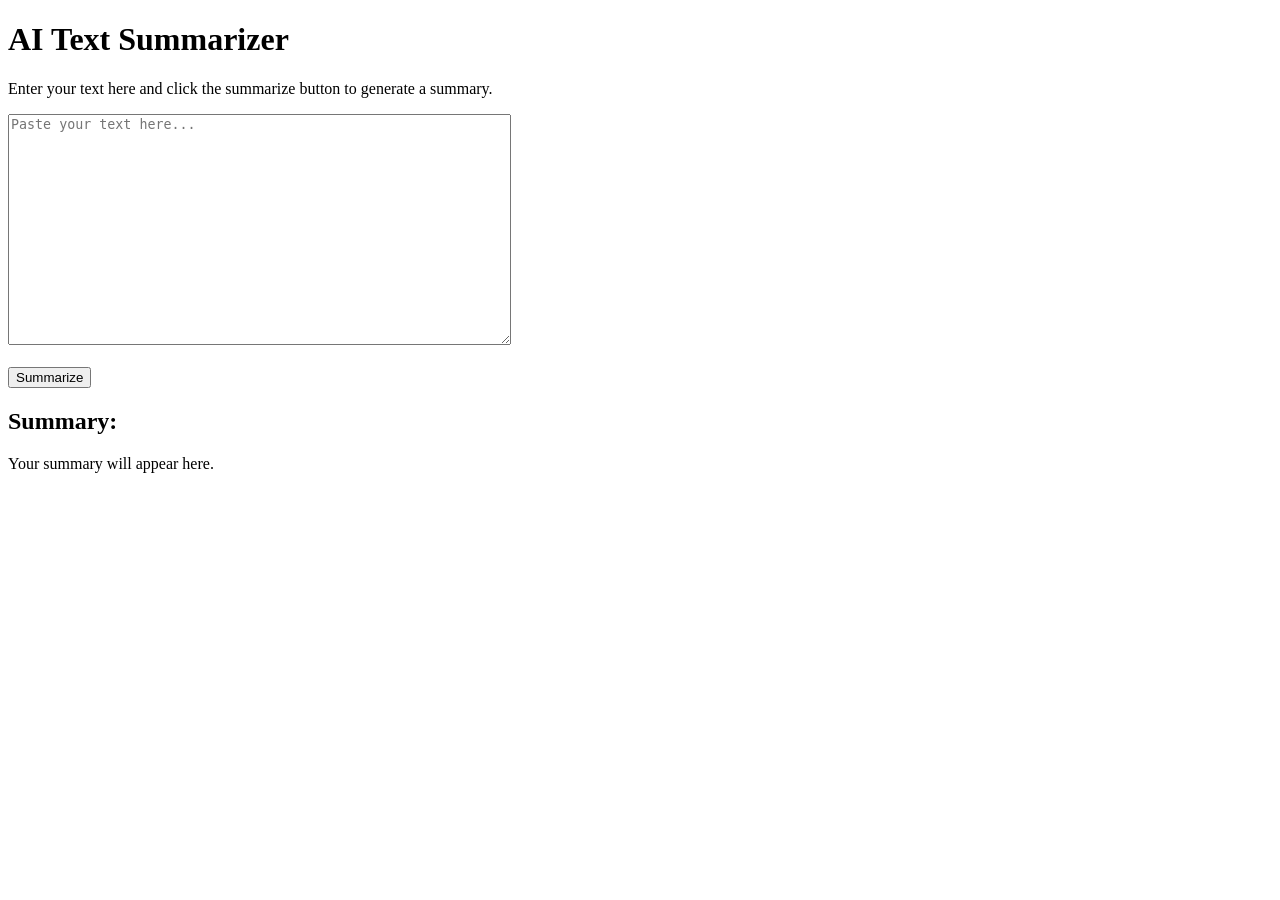
<file: Projects/SummarAI/AI Text Summarizer/frontend/index.html>
<!DOCTYPE html>
<html lang="en">

<head>
    <meta charset="UTF-8">
    <meta name="viewport" content="width=device-width, initial-scale=1.0">
    <title>AI Text Summarizer</title>
</head>

<body>

    <h1>AI Text Summarizer</h1>

    <p>Enter your text here and click the summarize button to generate a summary.</p>

    <textarea id="textInput" rows="15" cols="60" placeholder="Paste your text here..."></textarea>
    
    <br><br>
    
    <button id="summarizeButton">Summarize</button>

    <h2>Summary:</h2>
    <div id="summaryOutput">Your summary will appear here.</div> 

    <script src="script.js"></script>

</body>
</html>
</file>
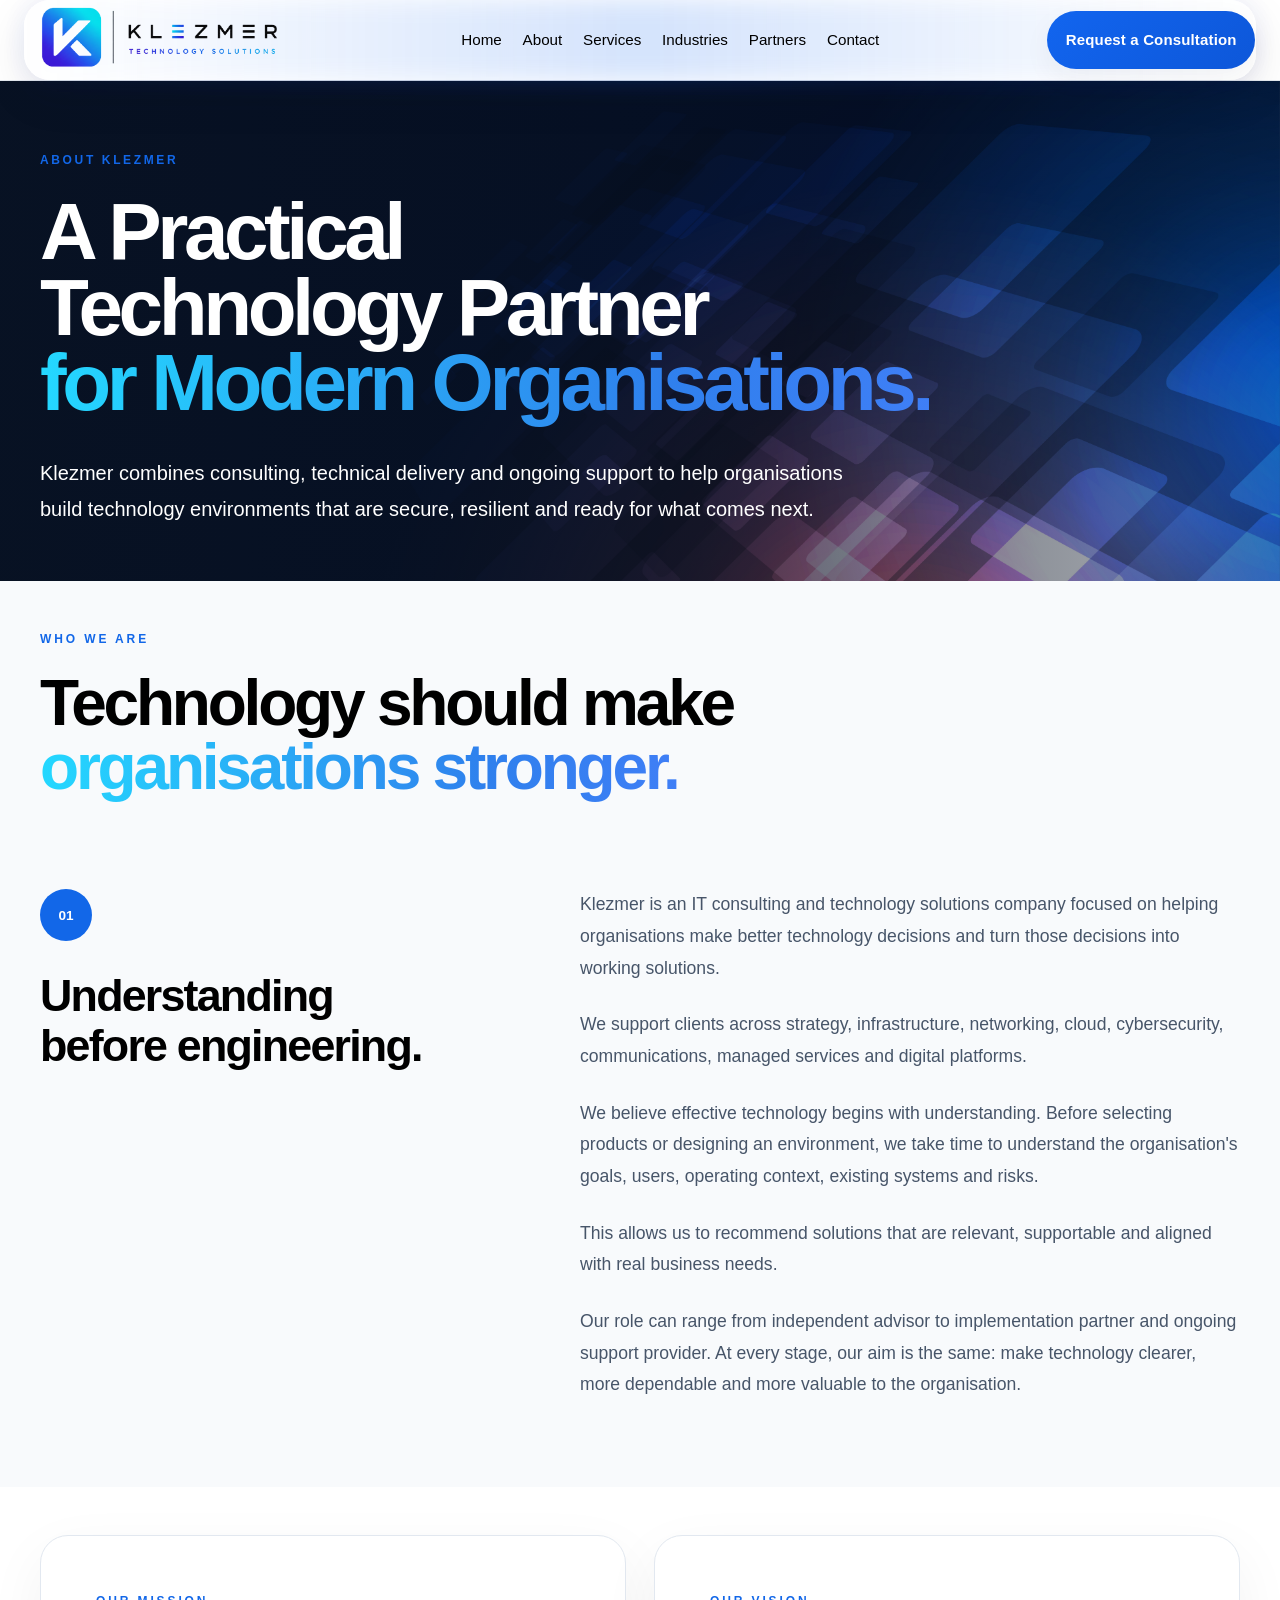
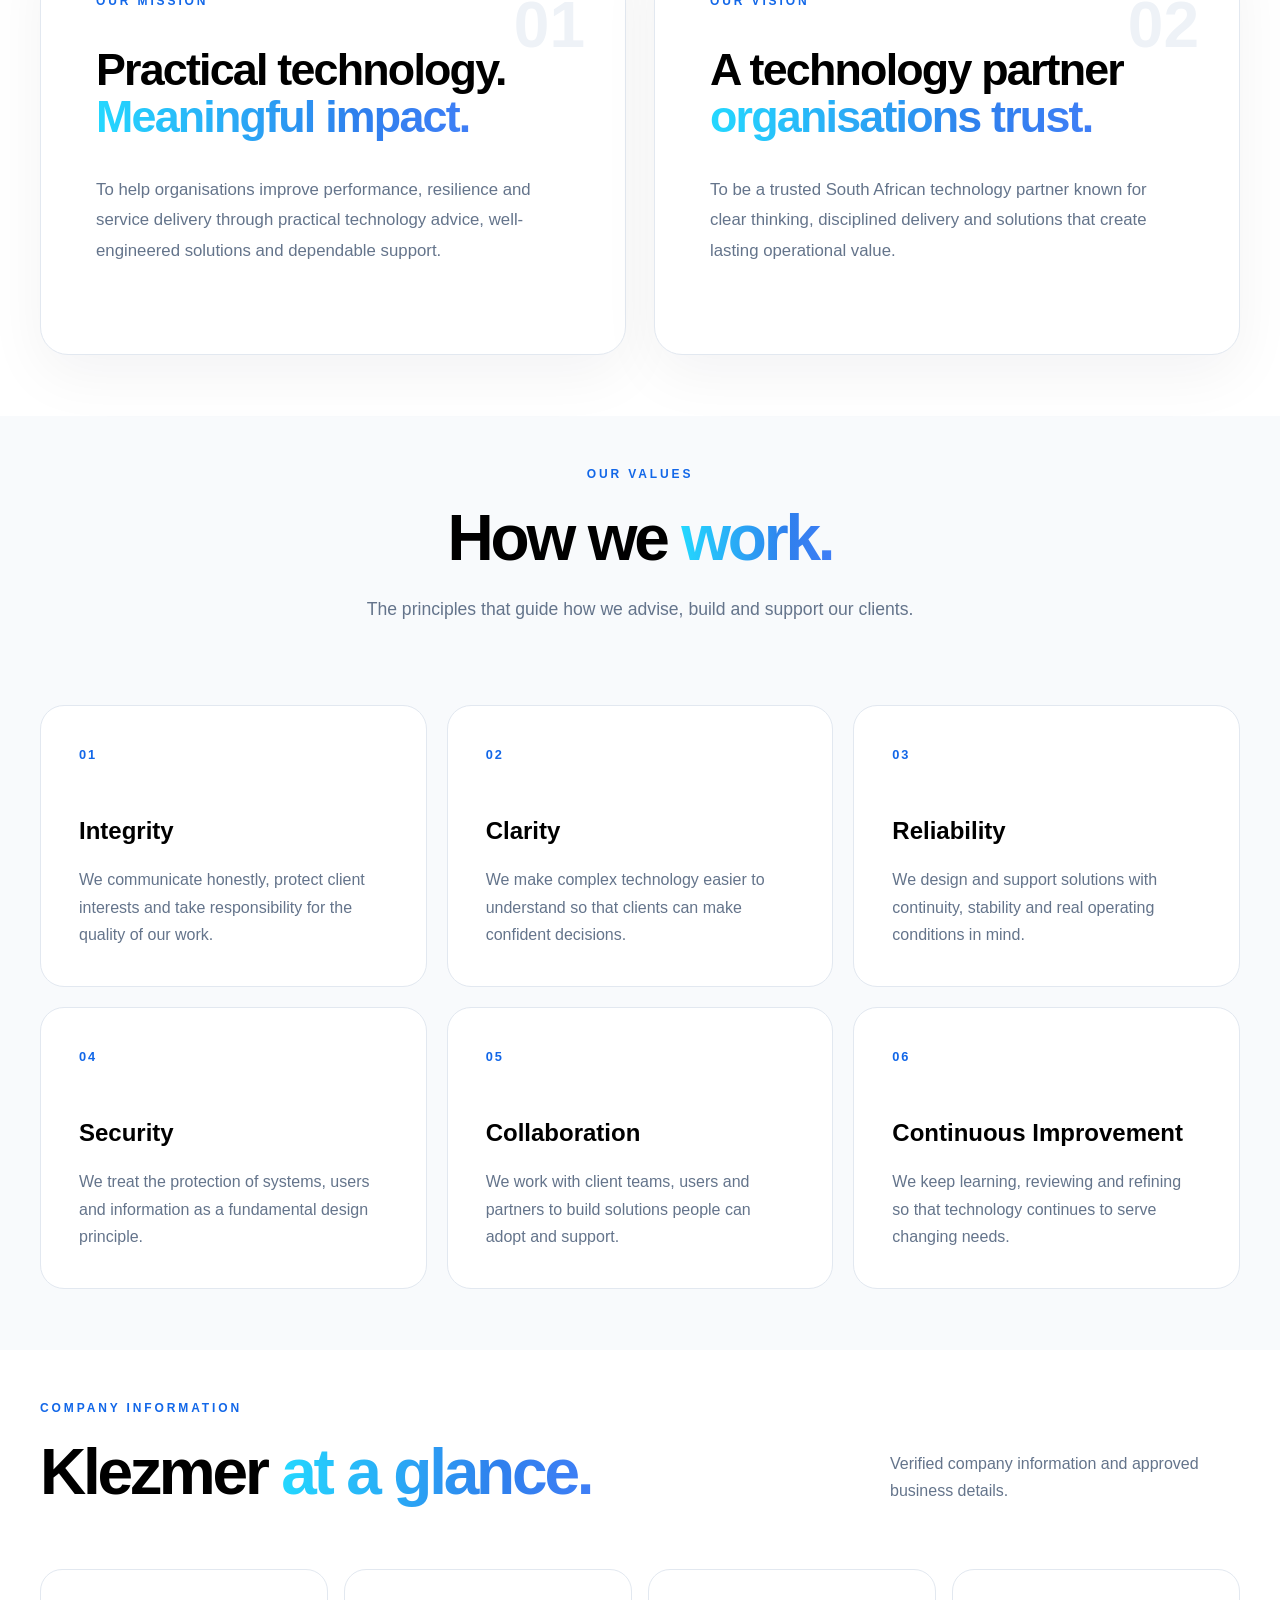
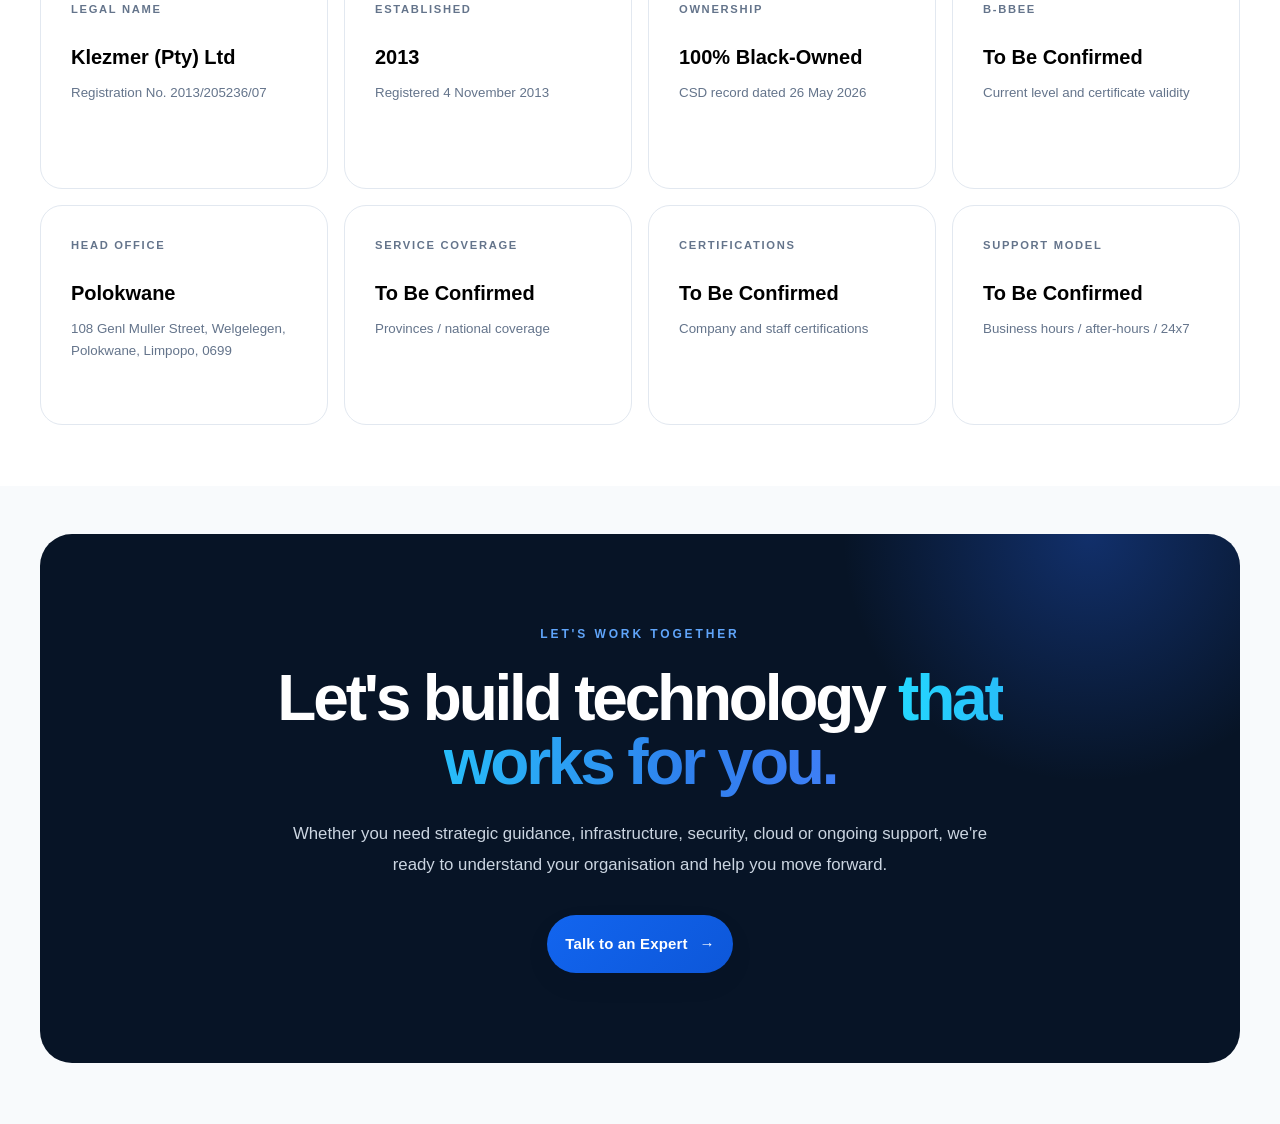
<file: Projects/Klezmer_Website/about.html>
<!DOCTYPE html>
<html lang="en">

<head>
    <meta charset="UTF-8" />
    <meta name="viewport" content="width=device-width, initial-scale=1.0" />
    <meta name="description"
        content="Klezmer helps ambitious teams modernize digital experiences with strategy, software delivery, and managed technology services." />
    <title>Klezmer | IT Consulting & Technology Solutions</title>
    <link rel="stylesheet" href="css/reset.css" />
    <link rel="stylesheet" href="css/variables.css" />
    <link rel="stylesheet" href="css/typography.css" />
    <link rel="stylesheet" href="css/layout.css" />
    <link rel="stylesheet" href="css/navigation.css" />
    <link rel="stylesheet" href="css/buttons.css" />
    <link rel="stylesheet" href="css/hero.css" />
    <link rel="stylesheet" href="css/cards.css" />
    <link rel="stylesheet" href="css/components.css" />
    <link rel="stylesheet" href="css/animations.css" />
    <link rel="stylesheet" href="css/responsive.css" />
    <link rel="stylesheet" href="css/about.css" />
</head>

<body>
    <header class="site-header">

        <div class="header-wrapper">

            <nav class="navbar container" aria-label="Primary navigation">

                <a href="index.html" class="logo">

                    <img src="assets/images/Logo.png" alt="Klezmer IT Solutions" class="logo-image">

                </a>

                <button class="nav-toggle" aria-expanded="false" aria-label="Toggle navigation">

                    <span></span>
                    <span></span>
                    <span></span>

                </button>

                <div class="nav-links">

                    <a href="index.html">Home</a>
                    <a href="about.html">About</a>
                    <a href="services.html">Services</a>
                    <a href="industries.html">Industries</a>
                    <a href="partners.html">Partners</a>
                    <a href="contact.html">Contact</a>

                </div>

                <a class="btn btn-primary nav-cta" href="contact.html">

                    Request a Consultation

                </a>

            </nav>

        </div>

    </header>

    <main>
<main>

    <!-- =========================================
         ABOUT HERO
    ========================================== -->

    <section class="about-hero">

        <div class="container">

            <div class="about-hero-content">

                    <span class="about-eyebrow">
                        About Klezmer
                    </span>

                </div>

                <h1 class="about-title">

                    A Practical
                    <br>

                    Technology Partner
                    <br>

                    <span class="gradient-text">
                        for Modern Organisations.
                    </span>

                </h1>

                <p class="about-hero-description">

                    Klezmer combines consulting, technical delivery and
                    ongoing support to help organisations build technology
                    environments that are secure, resilient and ready for
                    what comes next.

                </p>

            </div>

        </div>

    </section>


    <!-- =========================================
         WHO WE ARE
    ========================================== -->

    <section class="about-who section">

        <div class="container">

            <div class="section-intro">

                <p class="section-eyebrow">
                    WHO WE ARE
                </p>

                <h2>
                    Technology should make
                    <span class="gradient-text">
                        organisations stronger.
                    </span>
                </h2>

            </div>


            <div class="who-grid">

                <div class="who-heading">

                    <span class="section-number">
                        01
                    </span>

                    <h3>
                        Understanding before
                        engineering.
                    </h3>

                </div>


                <div class="who-content">

                    <p>
                        Klezmer is an IT consulting and technology solutions
                        company focused on helping organisations make better
                        technology decisions and turn those decisions into
                        working solutions.
                    </p>

                    <p>
                        We support clients across strategy, infrastructure,
                        networking, cloud, cybersecurity, communications,
                        managed services and digital platforms.
                    </p>

                    <p>
                        We believe effective technology begins with
                        understanding. Before selecting products or designing
                        an environment, we take time to understand the
                        organisation's goals, users, operating context,
                        existing systems and risks.
                    </p>

                    <p>
                        This allows us to recommend solutions that are
                        relevant, supportable and aligned with real business
                        needs.
                    </p>

                    <p>
                        Our role can range from independent advisor to
                        implementation partner and ongoing support provider.
                        At every stage, our aim is the same: make technology
                        clearer, more dependable and more valuable to the
                        organisation.
                    </p>

                </div>

            </div>

        </div>

    </section>


    <!-- =========================================
         MISSION & VISION
    ========================================== -->

    <section class="mission-section section">

        <div class="container">

            <div class="mission-grid">

                <!-- MISSION -->

                <div class="mission-card">

                    <div class="card-number">
                        01
                    </div>

                    <p class="section-eyebrow">
                        OUR MISSION
                    </p>

                    <h2>
                        Practical technology.
                        <span class="gradient-text">
                            Meaningful impact.
                        </span>
                    </h2>

                    <p>
                        To help organisations improve performance,
                        resilience and service delivery through practical
                        technology advice, well-engineered solutions and
                        dependable support.
                    </p>

                </div>


                <!-- VISION -->

                <div class="mission-card">

                    <div class="card-number">
                        02
                    </div>

                    <p class="section-eyebrow">
                        OUR VISION
                    </p>

                    <h2>
                        A technology partner
                        <span class="gradient-text">
                            organisations trust.
                        </span>
                    </h2>

                    <p>
                        To be a trusted South African technology partner
                        known for clear thinking, disciplined delivery and
                        solutions that create lasting operational value.
                    </p>

                </div>

            </div>

        </div>

    </section>


    <!-- =========================================
         VALUES
    ========================================== -->

    <section class="values-section section">

        <div class="container">

            <div class="section-intro centered">

                <p class="section-eyebrow">
                    OUR VALUES
                </p>

                <h2>
                    How we
                    <span class="gradient-text">
                        work.
                    </span>
                </h2>

                <p>
                    The principles that guide how we advise, build and
                    support our clients.
                </p>

            </div>


            <div class="values-grid">

                <!-- VALUE 01 -->

                <article class="value-card">

                    <span class="value-number">
                        01
                    </span>

                    <h3>
                        Integrity
                    </h3>

                    <p>
                        We communicate honestly, protect client interests
                        and take responsibility for the quality of our work.
                    </p>

                </article>


                <!-- VALUE 02 -->

                <article class="value-card">

                    <span class="value-number">
                        02
                    </span>

                    <h3>
                        Clarity
                    </h3>

                    <p>
                        We make complex technology easier to understand so
                        that clients can make confident decisions.
                    </p>

                </article>


                <!-- VALUE 03 -->

                <article class="value-card">

                    <span class="value-number">
                        03
                    </span>

                    <h3>
                        Reliability
                    </h3>

                    <p>
                        We design and support solutions with continuity,
                        stability and real operating conditions in mind.
                    </p>

                </article>


                <!-- VALUE 04 -->

                <article class="value-card">

                    <span class="value-number">
                        04
                    </span>

                    <h3>
                        Security
                    </h3>

                    <p>
                        We treat the protection of systems, users and
                        information as a fundamental design principle.
                    </p>

                </article>


                <!-- VALUE 05 -->

                <article class="value-card">

                    <span class="value-number">
                        05
                    </span>

                    <h3>
                        Collaboration
                    </h3>

                    <p>
                        We work with client teams, users and partners to
                        build solutions people can adopt and support.
                    </p>

                </article>


                <!-- VALUE 06 -->

                <article class="value-card">

                    <span class="value-number">
                        06
                    </span>

                    <h3>
                        Continuous Improvement
                    </h3>

                    <p>
                        We keep learning, reviewing and refining so that
                        technology continues to serve changing needs.
                    </p>

                </article>

            </div>

        </div>

    </section>


    <!-- =========================================
         COMPANY FACTS
    ========================================== -->

    <section class="company-facts section">

        <div class="container">

            <div class="facts-header">

                <div>

                    <p class="section-eyebrow">
                        COMPANY INFORMATION
                    </p>

                    <h2>
                        Klezmer
                        <span class="gradient-text">
                            at a glance.
                        </span>
                    </h2>

                </div>

                <p>
                    Verified company information and approved business
                    details.
                </p>

            </div>


            <div class="facts-grid">

                <div class="fact-card">

                    <span>
                        Legal Name
                    </span>

                    <strong>
                        Klezmer (Pty) Ltd
                    </strong>

                    <small>
                        Registration No. 2013/205236/07
                    </small>

                </div>


                <div class="fact-card">

                    <span>
                        Established
                    </span>

                    <strong>
                        2013
                    </strong>

                    <small>
                        Registered 4 November 2013
                    </small>

                </div>


                <div class="fact-card">

                    <span>
                        Ownership
                    </span>

                    <strong>
                        100% Black-Owned
                    </strong>

                    <small>
                        CSD record dated 26 May 2026
                    </small>

                </div>


                <div class="fact-card">

                    <span>
                        B-BBEE
                    </span>

                    <strong>
                        To Be Confirmed
                    </strong>

                    <small>
                        Current level and certificate validity
                    </small>

                </div>


                <div class="fact-card">

                    <span>
                        Head Office
                    </span>

                    <strong>
                        Polokwane
                    </strong>

                    <small>
                        108 Genl Muller Street, Welgelegen,
                        Polokwane, Limpopo, 0699
                    </small>

                </div>


                <div class="fact-card">

                    <span>
                        Service Coverage
                    </span>

                    <strong>
                        To Be Confirmed
                    </strong>

                    <small>
                        Provinces / national coverage
                    </small>

                </div>


                <div class="fact-card">

                    <span>
                        Certifications
                    </span>

                    <strong>
                        To Be Confirmed
                    </strong>

                    <small>
                        Company and staff certifications
                    </small>

                </div>


                <div class="fact-card">

                    <span>
                        Support Model
                    </span>

                    <strong>
                        To Be Confirmed
                    </strong>

                    <small>
                        Business hours / after-hours / 24x7
                    </small>

                </div>

            </div>

        </div>

    </section>


    <!-- =========================================
         ABOUT CTA
    ========================================== -->

    <section class="about-cta section">

        <div class="container">

            <div class="cta-card">

                <p class="section-eyebrow">
                    LET'S WORK TOGETHER
                </p>

                <h2>
                    Let's build technology
                    <span class="gradient-text">
                        that works for you.
                    </span>
                </h2>

                <p>
                    Whether you need strategic guidance, infrastructure,
                    security, cloud or ongoing support, we're ready to
                    understand your organisation and help you move forward.
                </p>

                <a href="contact.html" class="btn btn-primary">
                    Talk to an Expert
                    <span>→</span>
                </a>

            </div>

        </div>

    </section>

</main>
</body>

</html>
</file>
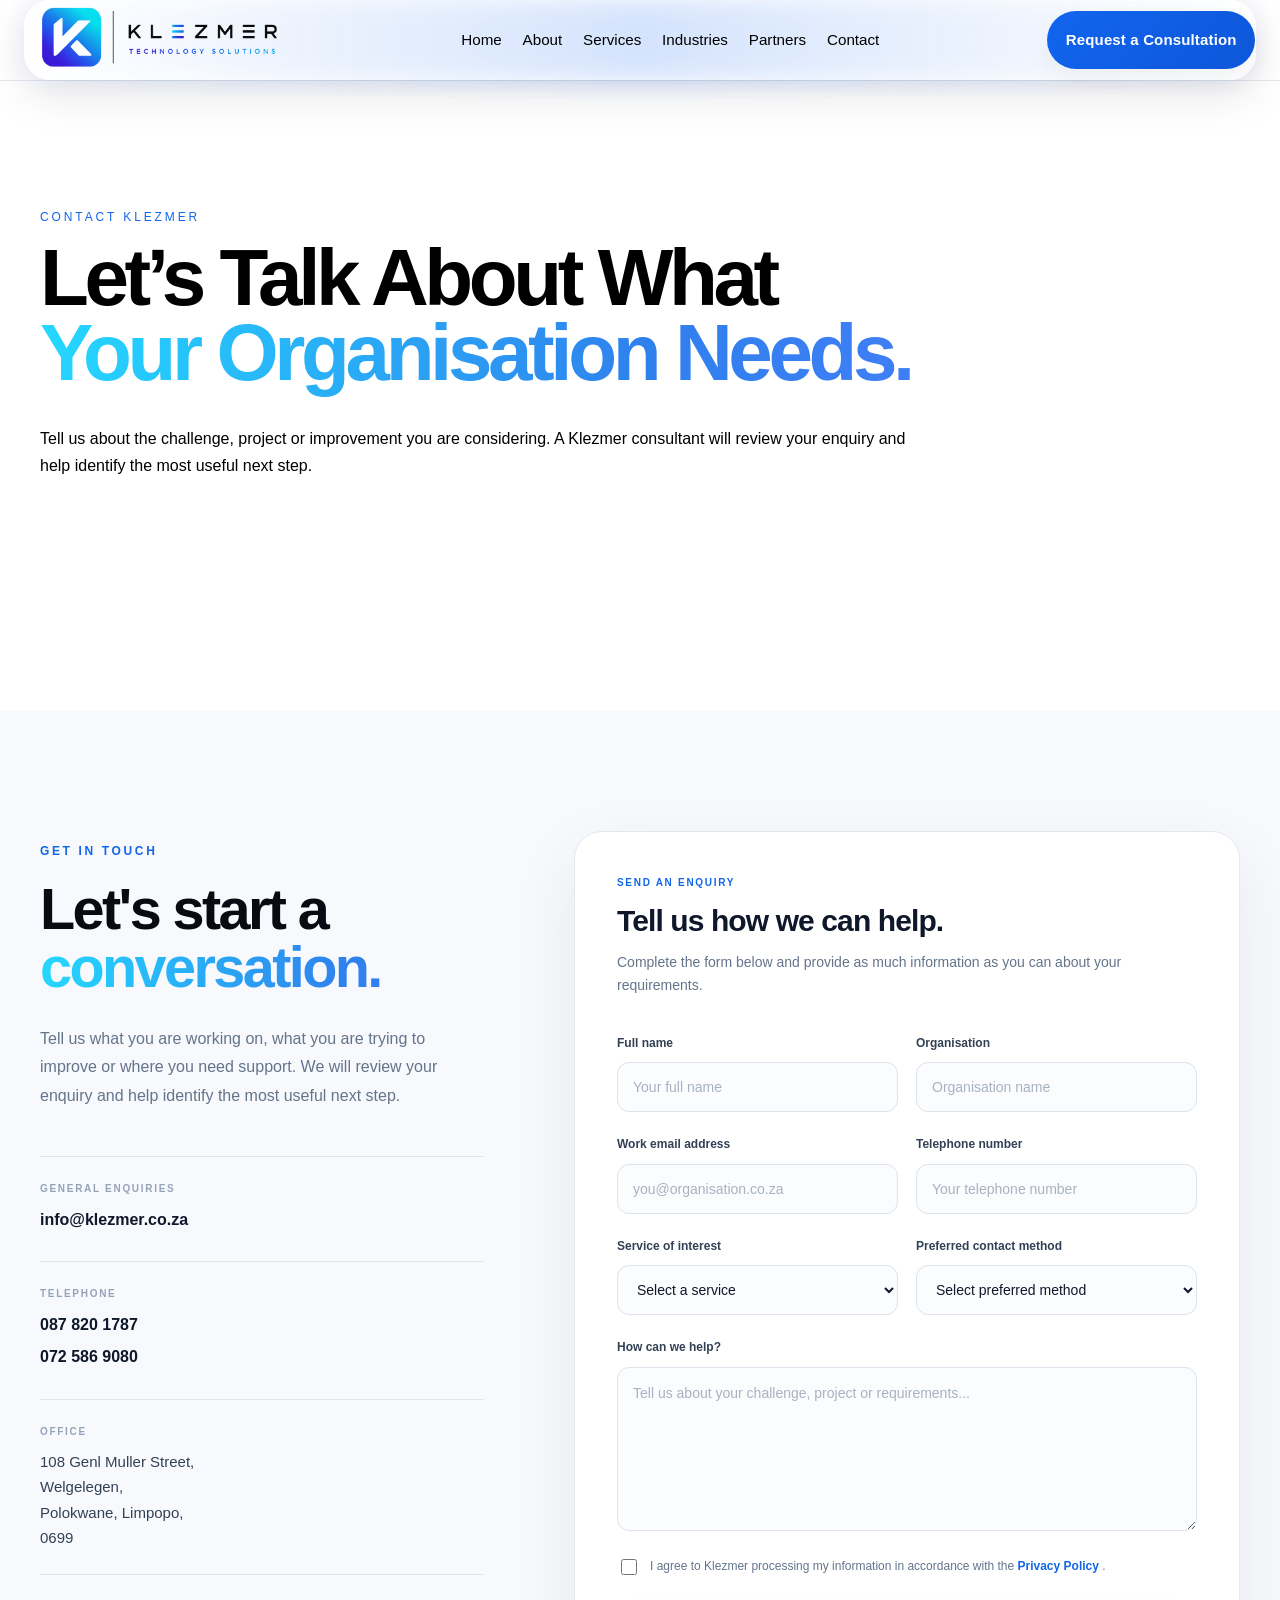
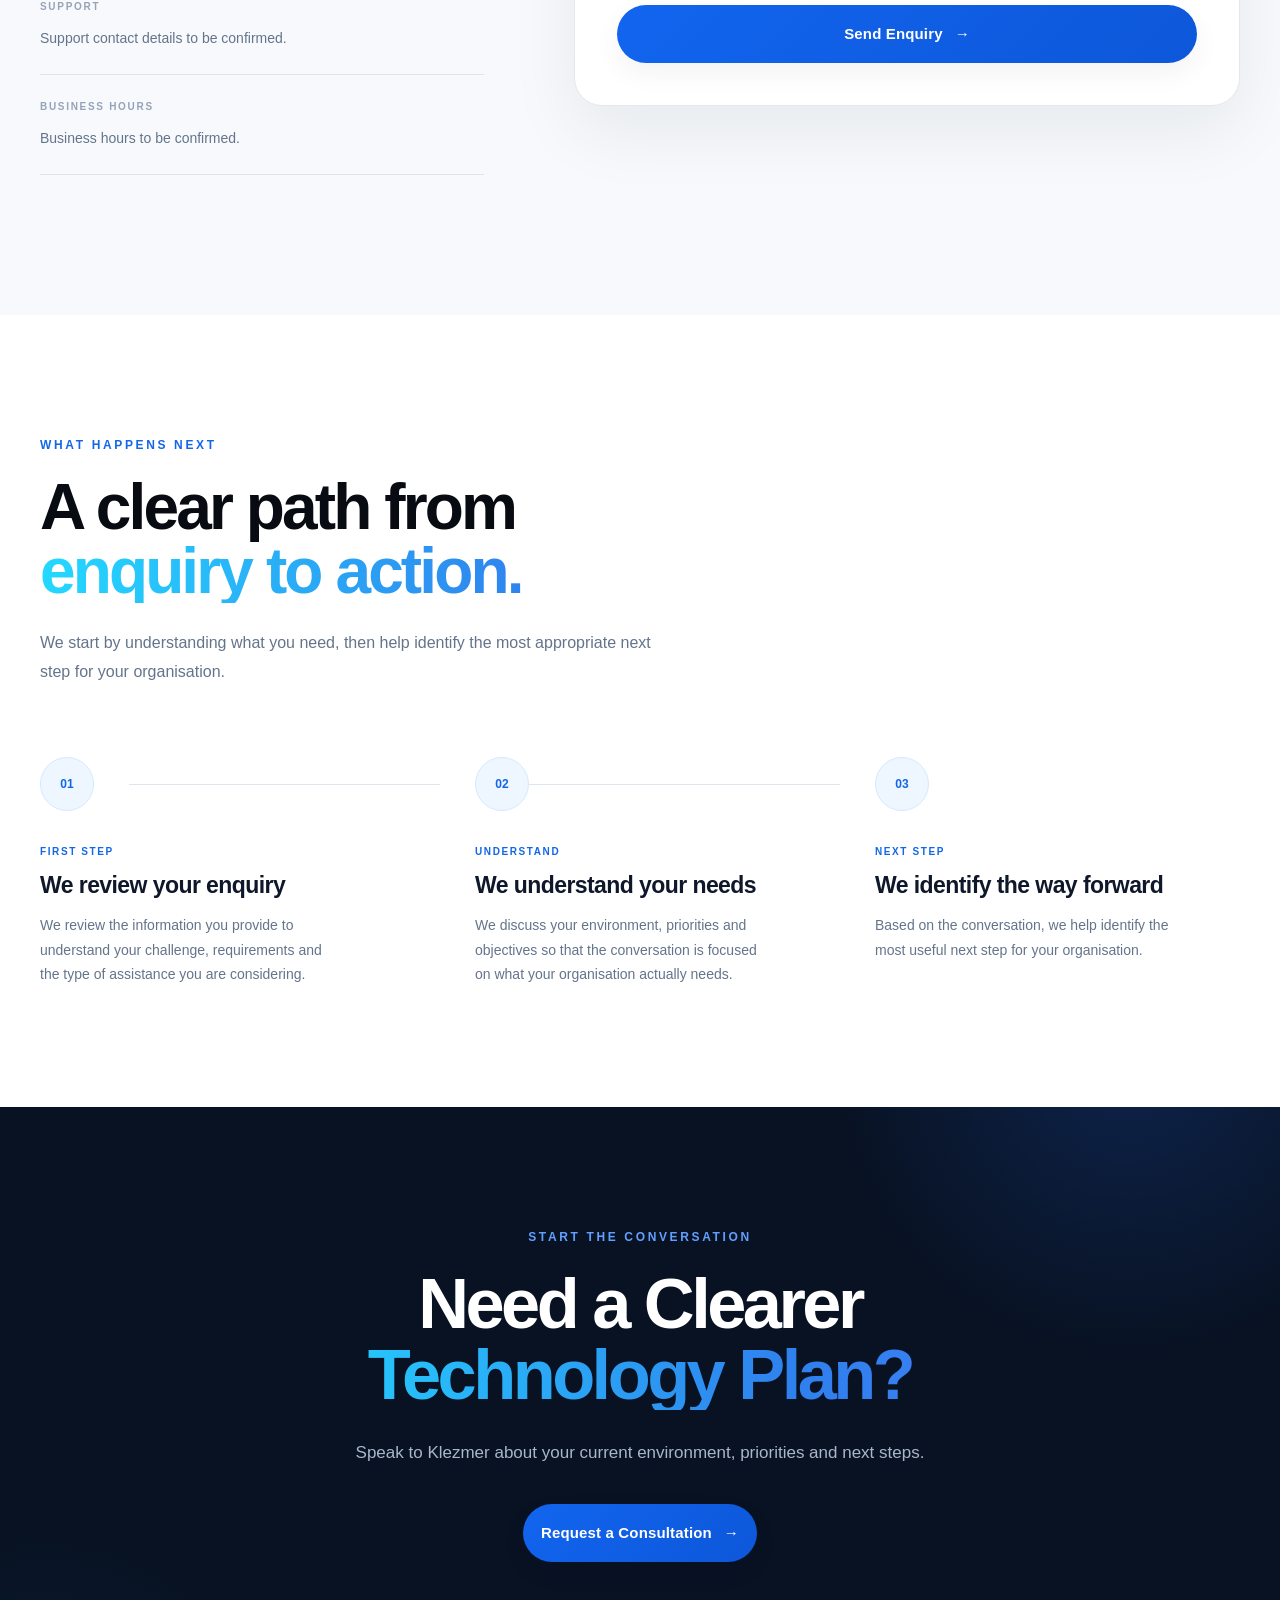
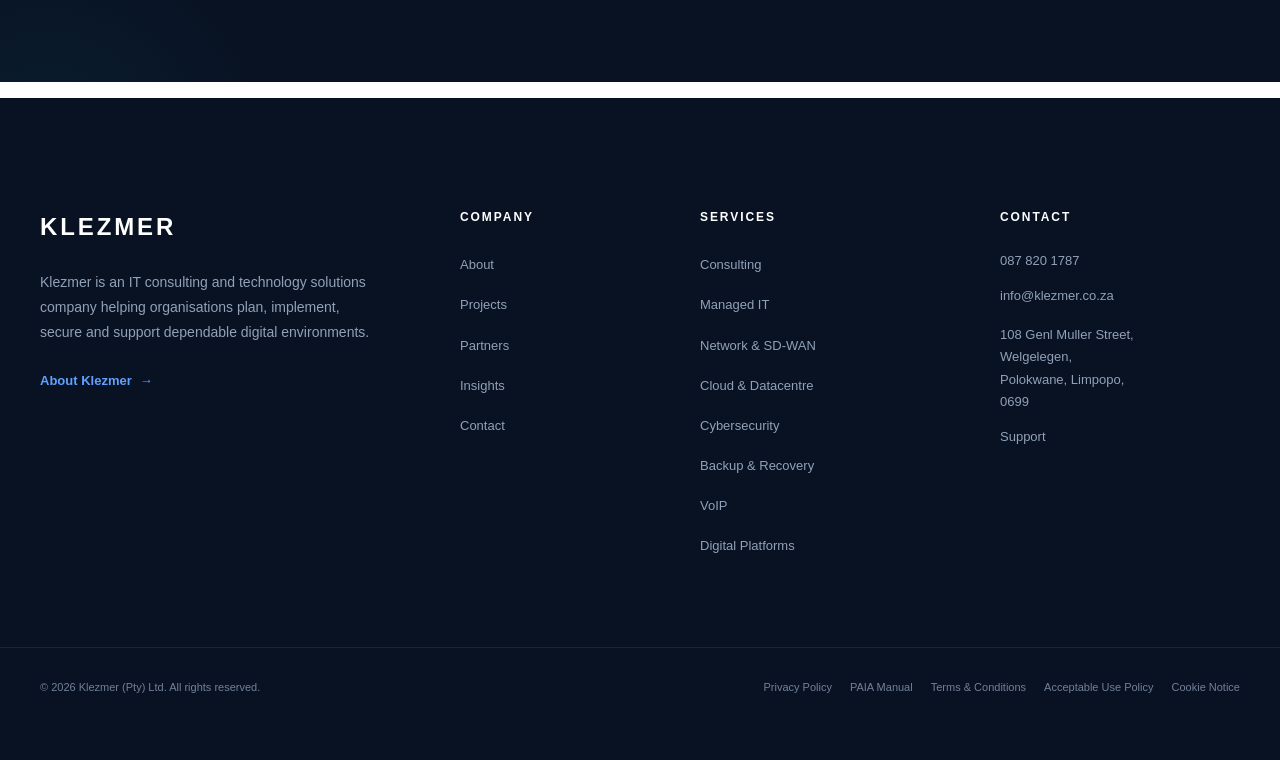
<file: Projects/Klezmer_Website/contact.html>
<!DOCTYPE html>
<html lang="en">

<head>
    <meta charset="UTF-8" />
    <meta name="viewport" content="width=device-width, initial-scale=1.0" />
    <meta name="description"
        content="Klezmer helps ambitious teams modernize digital experiences with strategy, software delivery, and managed technology services." />
    <title>Klezmer | IT Consulting & Technology Solutions</title>
    <link rel="stylesheet" href="css/reset.css" />
    <link rel="stylesheet" href="css/variables.css" />
    <link rel="stylesheet" href="css/typography.css" />
    <link rel="stylesheet" href="css/layout.css" />
    <link rel="stylesheet" href="css/navigation.css" />
    <link rel="stylesheet" href="css/buttons.css" />
    <link rel="stylesheet" href="css/hero.css" />
    <link rel="stylesheet" href="css/cards.css" />
    <link rel="stylesheet" href="css/components.css" />
    <link rel="stylesheet" href="css/animations.css" />
    <link rel="stylesheet" href="css/responsive.css" />
    <link rel="stylesheet" href="css/about.css" />
    <link rel="stylesheet" href="css/contact.css" />
</head>

<body>
    <header class="site-header">

        <div class="header-wrapper">

            <nav class="navbar container" aria-label="Primary navigation">

                <a href="index.html" class="logo">

                    <img src="assets/images/Logo.png" alt="Klezmer IT Solutions" class="logo-image">

                </a>

                <button class="nav-toggle" aria-expanded="false" aria-label="Toggle navigation">

                    <span></span>
                    <span></span>
                    <span></span>

                </button>

                <div class="nav-links">

                    <a href="index.html">Home</a>
                    <a href="about.html">About</a>
                    <a href="services.html">Services</a>
                    <a href="industries.html">Industries</a>
                    <a href="partners.html">Partners</a>
                    <a href="contact.html">Contact</a>

                </div>

                <a class="btn btn-primary nav-cta" href="contact.html">

                    Request a Consultation

                </a>

            </nav>

        </div>

    </header>
        <main>
<div class="contact-hero">

    <div class="contact-hero-container">

        <div class="contact-hero-content">

            <p class="eyebrow">
                CONTACT KLEZMER
            </p>

            <h1 class ="contact-title">
                Let’s Talk About What
                <span class="gradient-text">
                    Your Organisation Needs.
                </span>
            </h1>

            <p class="contact-hero-text">
                Tell us about the challenge, project or improvement you are
                considering. A Klezmer consultant will review your enquiry
                and help identify the most useful next step.
            </p>

        </div>

    </div>

</div>

<!-- =========================================================
     CONTACT DETAILS + ENQUIRY FORM
========================================================= -->

<section class="contact-main" id="contact-form">

    <div class="contact-main-container">


        <!-- =================================================
             CONTACT DETAILS
        ================================================= -->

        <div class="contact-details">

            <p class="eyebrow">
                GET IN TOUCH
            </p>

            <h2>
                Let's start a
                <span class="gradient-text">
                    conversation.
                </span>
            </h2>

            <p class="contact-details-intro">
                Tell us what you are working on, what you are trying
                to improve or where you need support. We will review
                your enquiry and help identify the most useful next step.
            </p>


            <!-- GENERAL ENQUIRIES -->

            <div class="contact-detail">

                <span class="contact-detail-label">
                    GENERAL ENQUIRIES
                </span>

                <a href="mailto:info@klezmer.co.za">
                    info@klezmer.co.za
                </a>

            </div>


            <!-- TELEPHONE -->

            <div class="contact-detail">

                <span class="contact-detail-label">
                    TELEPHONE
                </span>

                <a href="tel:0878201787">
                    087 820 1787
                </a>

                <a href="tel:0725869080">
                    072 586 9080
                </a>

            </div>


            <!-- OFFICE -->

            <div class="contact-detail">

                <span class="contact-detail-label">
                    OFFICE
                </span>

                <address>
                    108 Genl Muller Street,<br>
                    Welgelegen,<br>
                    Polokwane, Limpopo,<br>
                    0699
                </address>

            </div>


            <!-- SUPPORT -->

            <div class="contact-detail contact-detail-pending">

                <span class="contact-detail-label">
                    SUPPORT
                </span>

                <span>
                    Support contact details to be confirmed.
                </span>

            </div>


            <!-- BUSINESS HOURS -->

            <div class="contact-detail contact-detail-pending">

                <span class="contact-detail-label">
                    BUSINESS HOURS
                </span>

                <span>
                    Business hours to be confirmed.
                </span>

            </div>

        </div>


        <!-- =================================================
             ENQUIRY FORM
        ================================================= -->

        <div class="contact-form-wrapper">

            <div class="contact-form-header">

                <span class="contact-form-label">
                    SEND AN ENQUIRY
                </span>

                <h3>
                    Tell us how we can help.
                </h3>

                <p>
                    Complete the form below and provide as much
                    information as you can about your requirements.
                </p>

            </div>


            <form class="contact-form" action="#" method="post">


                <!-- FULL NAME -->

                <div class="form-field">

                    <label for="full-name">
                        Full name
                    </label>

                    <input type="text" id="full-name" name="full_name" placeholder="Your full name" required>

                </div>


                <!-- ORGANISATION -->

                <div class="form-field">

                    <label for="organisation">
                        Organisation
                    </label>

                    <input type="text" id="organisation" name="organisation" placeholder="Organisation name" required>

                </div>


                <!-- WORK EMAIL -->

                <div class="form-field">

                    <label for="work-email">
                        Work email address
                    </label>

                    <input type="email" id="work-email" name="work_email" placeholder="you@organisation.co.za" required>

                </div>


                <!-- TELEPHONE -->

                <div class="form-field">

                    <label for="telephone">
                        Telephone number
                    </label>

                    <input type="tel" id="telephone" name="telephone" placeholder="Your telephone number">

                </div>


                <!-- SERVICE -->

                <div class="form-field">

                    <label for="service">
                        Service of interest
                    </label>

                    <select id="service" name="service" required>

                        <option value="" selected disabled>
                            Select a service
                        </option>

                        <option value="consulting">
                            IT Consulting & Strategy
                        </option>

                        <option value="managed-it">
                            Managed IT Support
                        </option>

                        <option value="network">
                            Network & SD-WAN
                        </option>

                        <option value="cloud">
                            Cloud & Datacentre
                        </option>

                        <option value="cybersecurity">
                            Cybersecurity
                        </option>

                        <option value="backup">
                            Backup & Recovery
                        </option>

                        <option value="voip">
                            VoIP & Communications
                        </option>

                        <option value="digital-platforms">
                            Digital Platforms
                        </option>

                        <option value="other">
                            Other
                        </option>

                    </select>

                </div>


                <!-- PREFERRED CONTACT METHOD -->

                <div class="form-field">

                    <label for="contact-method">
                        Preferred contact method
                    </label>

                    <select id="contact-method" name="contact_method" required>

                        <option value="" selected disabled>
                            Select preferred method
                        </option>

                        <option value="email">
                            Email
                        </option>

                        <option value="telephone">
                            Telephone
                        </option>

                    </select>

                </div>


                <!-- HOW CAN WE HELP -->

                <div class="form-field form-field-full">

                    <label for="message">
                        How can we help?
                    </label>

                    <textarea id="message" name="message" rows="6"
                        placeholder="Tell us about your challenge, project or requirements..." required></textarea>

                </div>


                <!-- CONSENT -->

                <div class="form-consent">

                    <label class="consent-label">

                        <input type="checkbox" name="privacy_consent" required>

                        <span>
                            I agree to Klezmer processing my information
                            in accordance with the
                            <a href="privacy-policy.html">
                                Privacy Policy
                            </a>.
                        </span>

                    </label>

                </div>


                <!-- SUBMIT -->

                <button type="submit" class="btn btn-primary form-submit">

                    Send Enquiry

                    <span>→</span>

                </button>


            </form>

        </div>

    </div>

</section>

<!-- =========================================================
     WHAT HAPPENS NEXT
========================================================= -->

<section class="contact-process">

    <div class="contact-process-container">

        <div class="contact-process-heading">

            <p class="eyebrow">
                WHAT HAPPENS NEXT
            </p>

            <h2>
                A clear path from
                <span class="gradient-text">
                    enquiry to action.
                </span>
            </h2>

            <p>
                We start by understanding what you need, then help
                identify the most appropriate next step for your
                organisation.
            </p>

        </div>


        <div class="contact-process-grid">


            <!-- STEP 01 -->

            <div class="process-step">

                <div class="process-step-number">
                    01
                </div>

                <div class="process-step-line"></div>

                <div class="process-step-content">

                    <span>
                        FIRST STEP
                    </span>

                    <h3>
                        We review your enquiry
                    </h3>

                    <p>
                        We review the information you provide to
                        understand your challenge, requirements and
                        the type of assistance you are considering.
                    </p>

                </div>

            </div>


            <!-- STEP 02 -->

            <div class="process-step">

                <div class="process-step-number">
                    02
                </div>

                <div class="process-step-line"></div>

                <div class="process-step-content">

                    <span>
                        UNDERSTAND
                    </span>

                    <h3>
                        We understand your needs
                    </h3>

                    <p>
                        We discuss your environment, priorities and
                        objectives so that the conversation is focused
                        on what your organisation actually needs.
                    </p>

                </div>

            </div>


            <!-- STEP 03 -->

            <div class="process-step">

                <div class="process-step-number">
                    03
                </div>

                <div class="process-step-line"></div>

                <div class="process-step-content">

                    <span>
                        NEXT STEP
                    </span>

                    <h3>
                        We identify the way forward
                    </h3>

                    <p>
                        Based on the conversation, we help identify
                        the most useful next step for your organisation.
                    </p>

                </div>

            </div>


        </div>

    </div>

</section>

<!-- =========================================================
     CONTACT CTA
========================================================= -->

<section class="contact-cta" id="contact-cta">

    <div class="contact-cta-container">

        <div class="contact-cta-content">

            <p class="eyebrow">
                START THE CONVERSATION
            </p>

            <h2>
                Need a Clearer
                <span class="gradient-text">
                    Technology Plan?
                </span>
            </h2>

            <p>
                Speak to Klezmer about your current environment,
                priorities and next steps.
            </p>

            <a href="#contact-form" class="btn btn-primary">

                Request a Consultation

                <span>→</span>

            </a>

        </div>

    </div>

</section>

<!-- =========================================================
     SITE FOOTER
========================================================= -->

<footer class="site-footer">

    <div class="footer-container">

        <!-- COMPANY -->

        <div class="footer-company">

            <a href="index.html" class="footer-logo">
                KLEZMER
            </a>

            <p>
                Klezmer is an IT consulting and technology solutions
                company helping organisations plan, implement, secure
                and support dependable digital environments.
            </p>

            <a href="about.html" class="footer-about-link">
                About Klezmer
                <span>→</span>
            </a>

        </div>


        <!-- COMPANY LINKS -->

        <div class="footer-column">

            <h3>
                Company
            </h3>

            <ul>

                <li>
                    <a href="about.html">
                        About
                    </a>
                </li>

                <li>
                    <a href="projects.html">
                        Projects
                    </a>
                </li>

                <li>
                    <a href="partners.html">
                        Partners
                    </a>
                </li>

                <li>
                    <a href="insights.html">
                        Insights
                    </a>
                </li>

                <li>
                    <a href="contact.html">
                        Contact
                    </a>
                </li>

            </ul>

        </div>


        <!-- SERVICES -->

        <div class="footer-column footer-services">

            <h3>
                Services
            </h3>

            <ul>

                <li>
                    <a href="services.html">
                        Consulting
                    </a>
                </li>

                <li>
                    <a href="services.html">
                        Managed IT
                    </a>
                </li>

                <li>
                    <a href="services.html">
                        Network & SD-WAN
                    </a>
                </li>

                <li>
                    <a href="services.html">
                        Cloud & Datacentre
                    </a>
                </li>

                <li>
                    <a href="services.html">
                        Cybersecurity
                    </a>
                </li>

                <li>
                    <a href="services.html">
                        Backup & Recovery
                    </a>
                </li>

                <li>
                    <a href="services.html">
                        VoIP
                    </a>
                </li>

                <li>
                    <a href="services.html">
                        Digital Platforms
                    </a>
                </li>

            </ul>

        </div>


        <!-- CONTACT -->

        <div class="footer-column footer-contact">

            <h3>
                Contact
            </h3>

            <div class="footer-contact-details">

                <a href="tel:0878201787">
                    087 820 1787
                </a>

                <a href="mailto:info@klezmer.co.za">
                    info@klezmer.co.za
                </a>

                <address>
                    108 Genl Muller Street,<br>
                    Welgelegen,<br>
                    Polokwane, Limpopo,<br>
                    0699
                </address>

                <a href="contact.html#contact-form">
                    Support
                </a>

            </div>

        </div>

    </div>


    <!-- FOOTER BOTTOM -->

    <div class="footer-bottom">

        <div class="footer-bottom-container">

            <p>
                © 2026 Klezmer (Pty) Ltd. All rights reserved.
            </p>


            <div class="footer-legal">

                <a href="privacy-policy.html">
                    Privacy Policy
                </a>

                <a href="paia-manual.html">
                    PAIA Manual
                </a>

                <a href="terms.html">
                    Terms & Conditions
                </a>

                <a href="acceptable-use.html">
                    Acceptable Use Policy
                </a>

                <a href="cookie-notice.html">
                    Cookie Notice
                </a>

            </div>

        </div>

    </div>

</footer>
        </main>
</body>

</html>
</file>
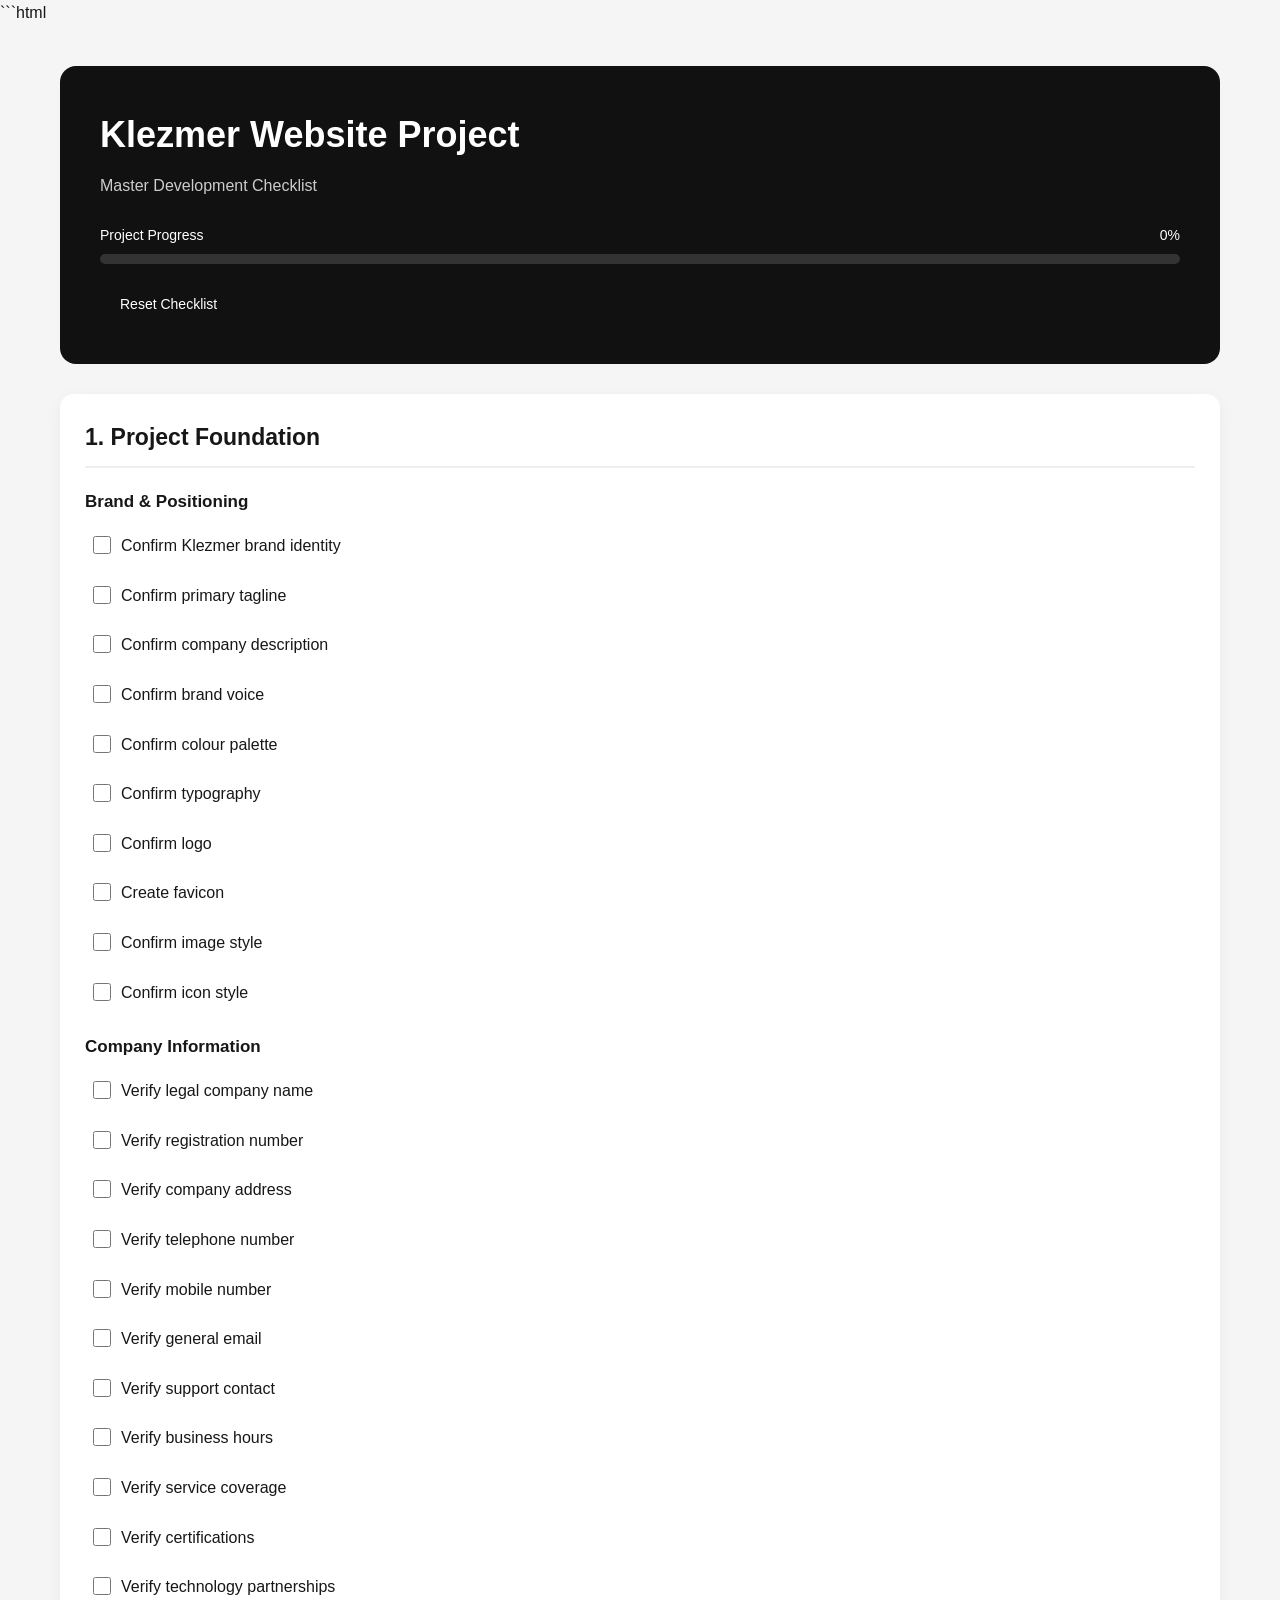
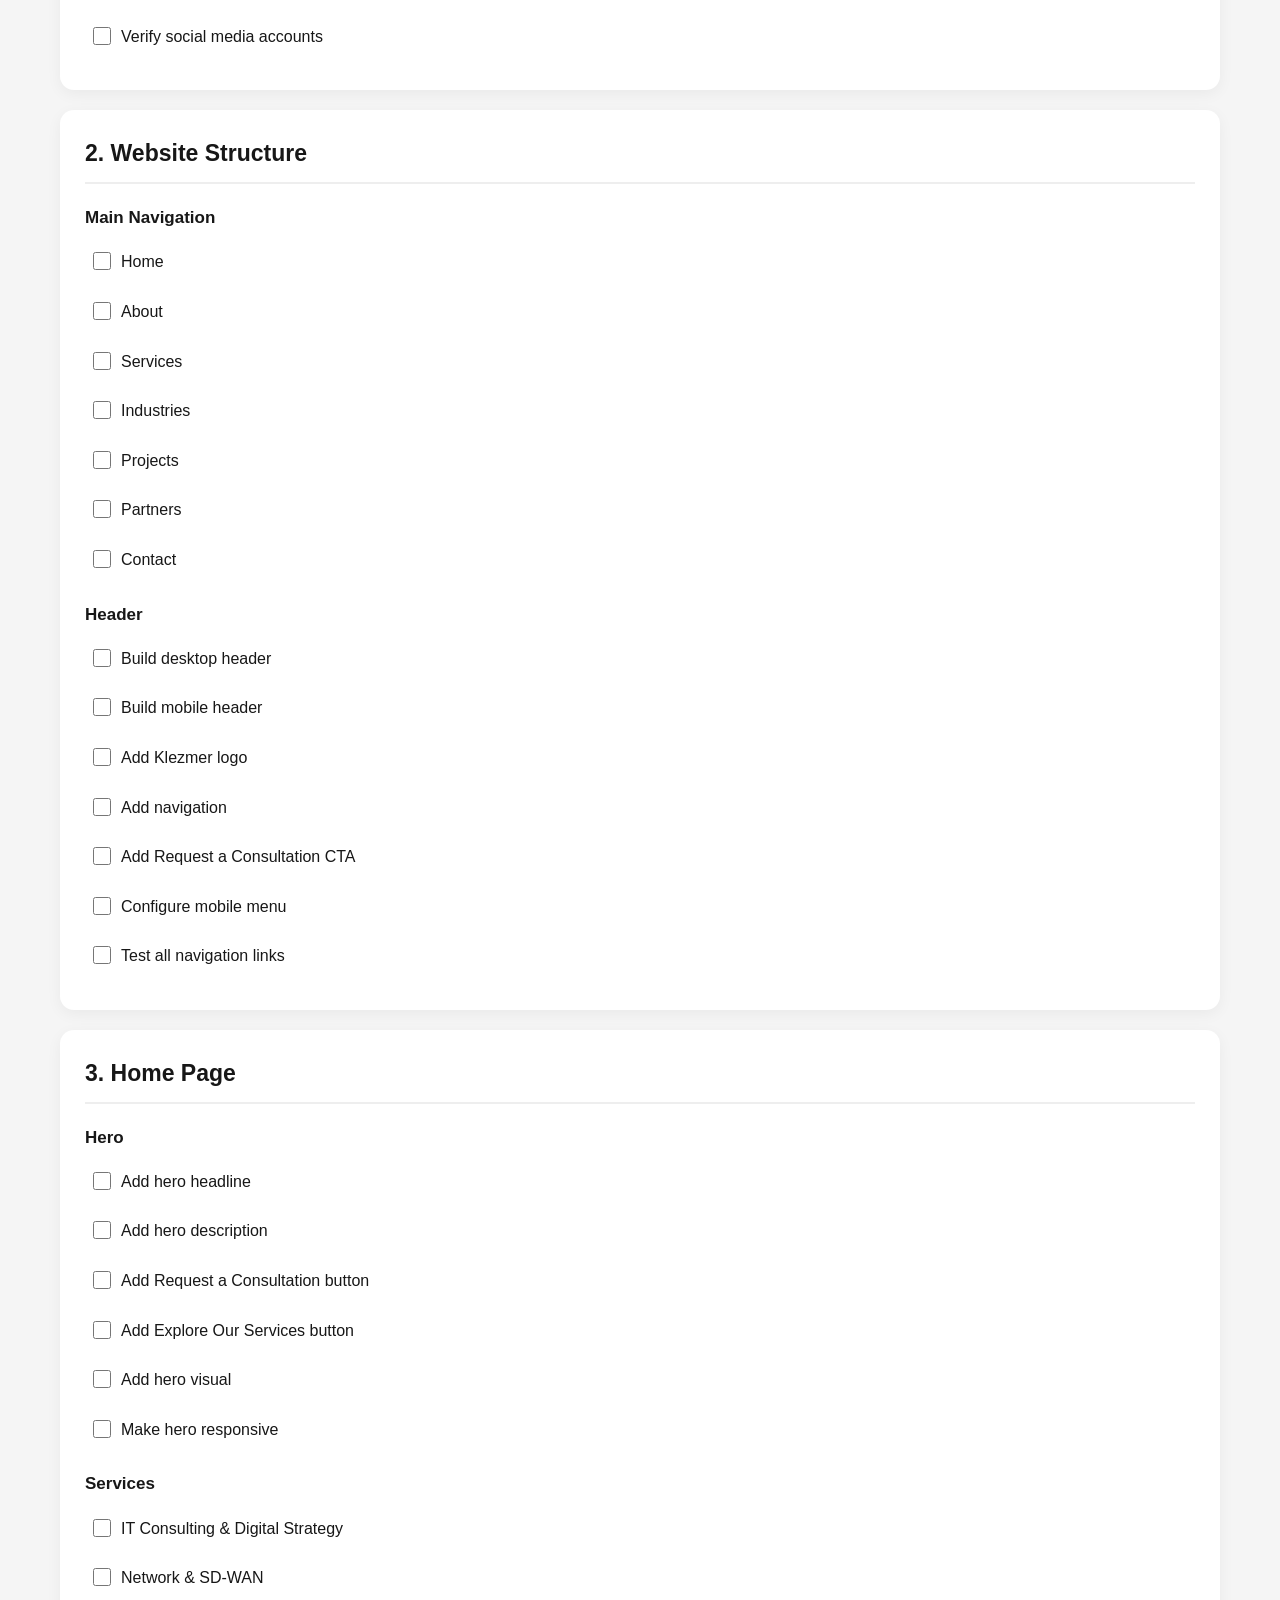
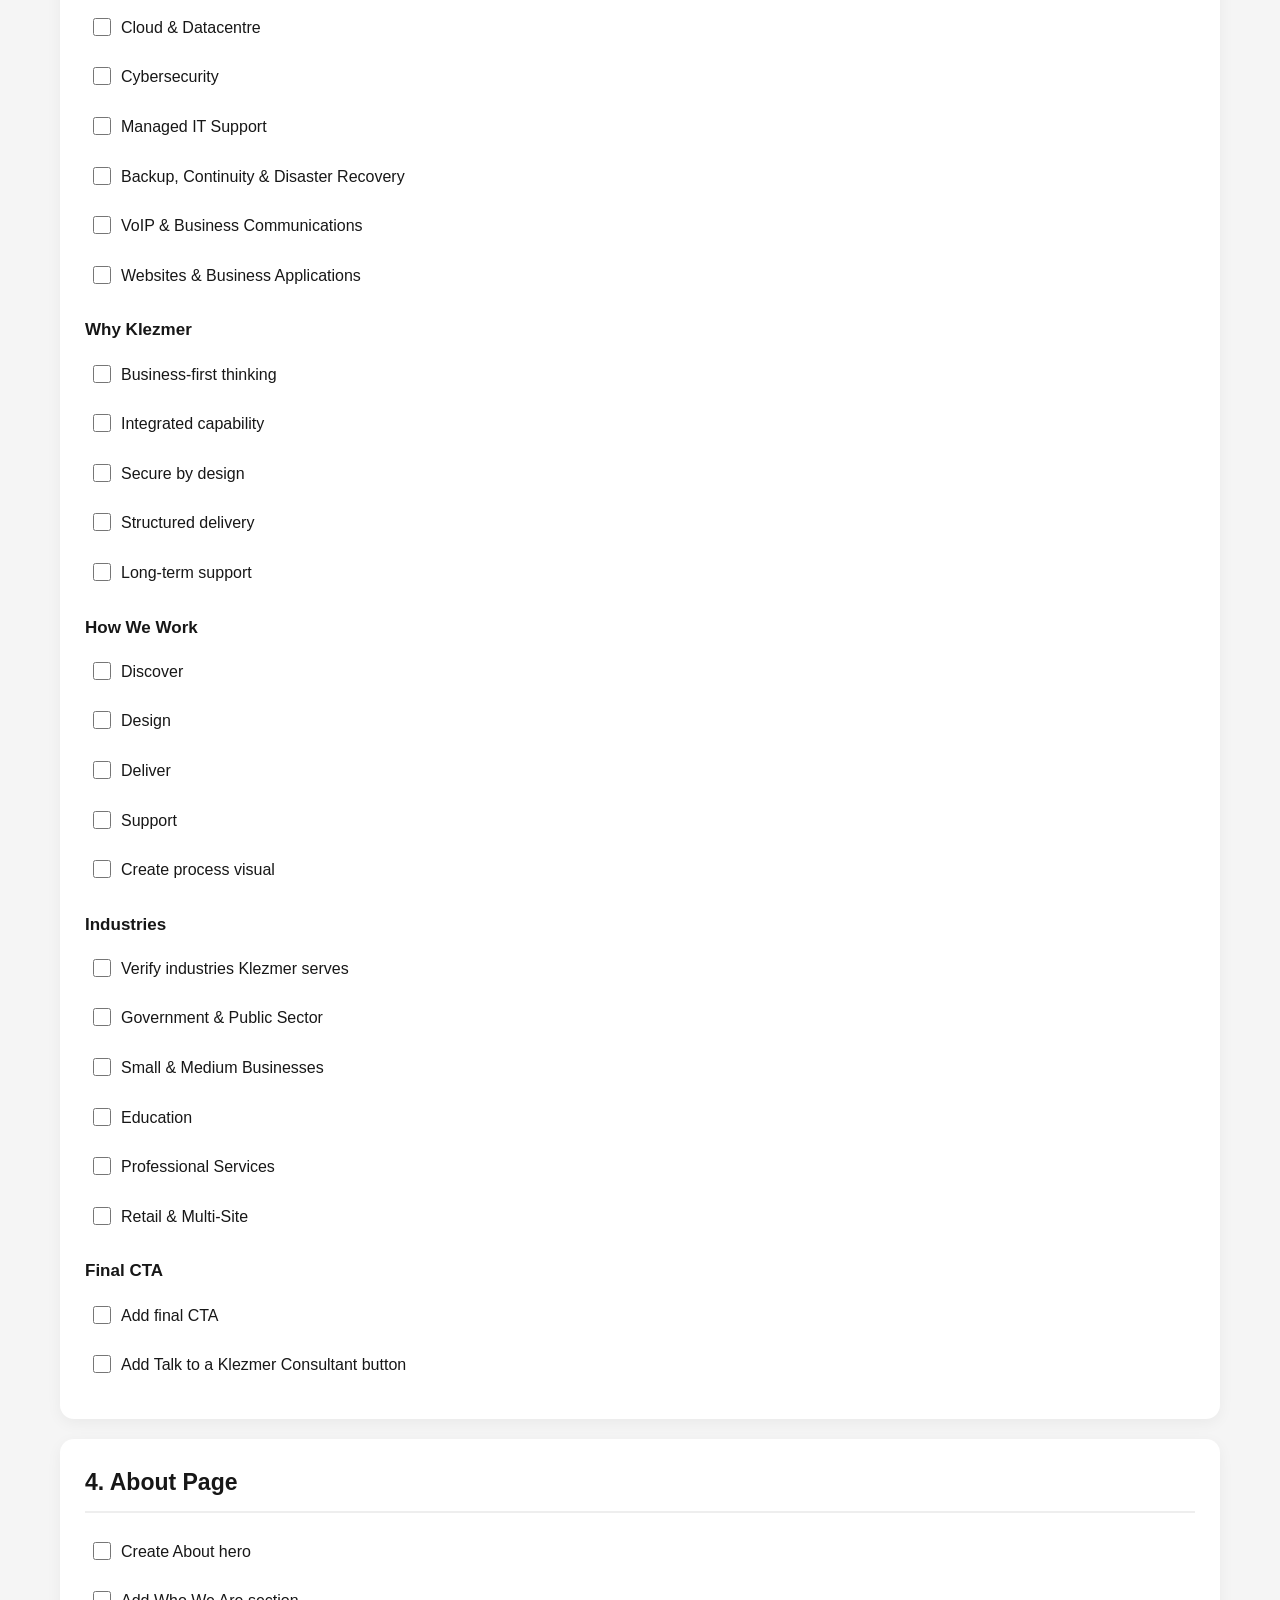
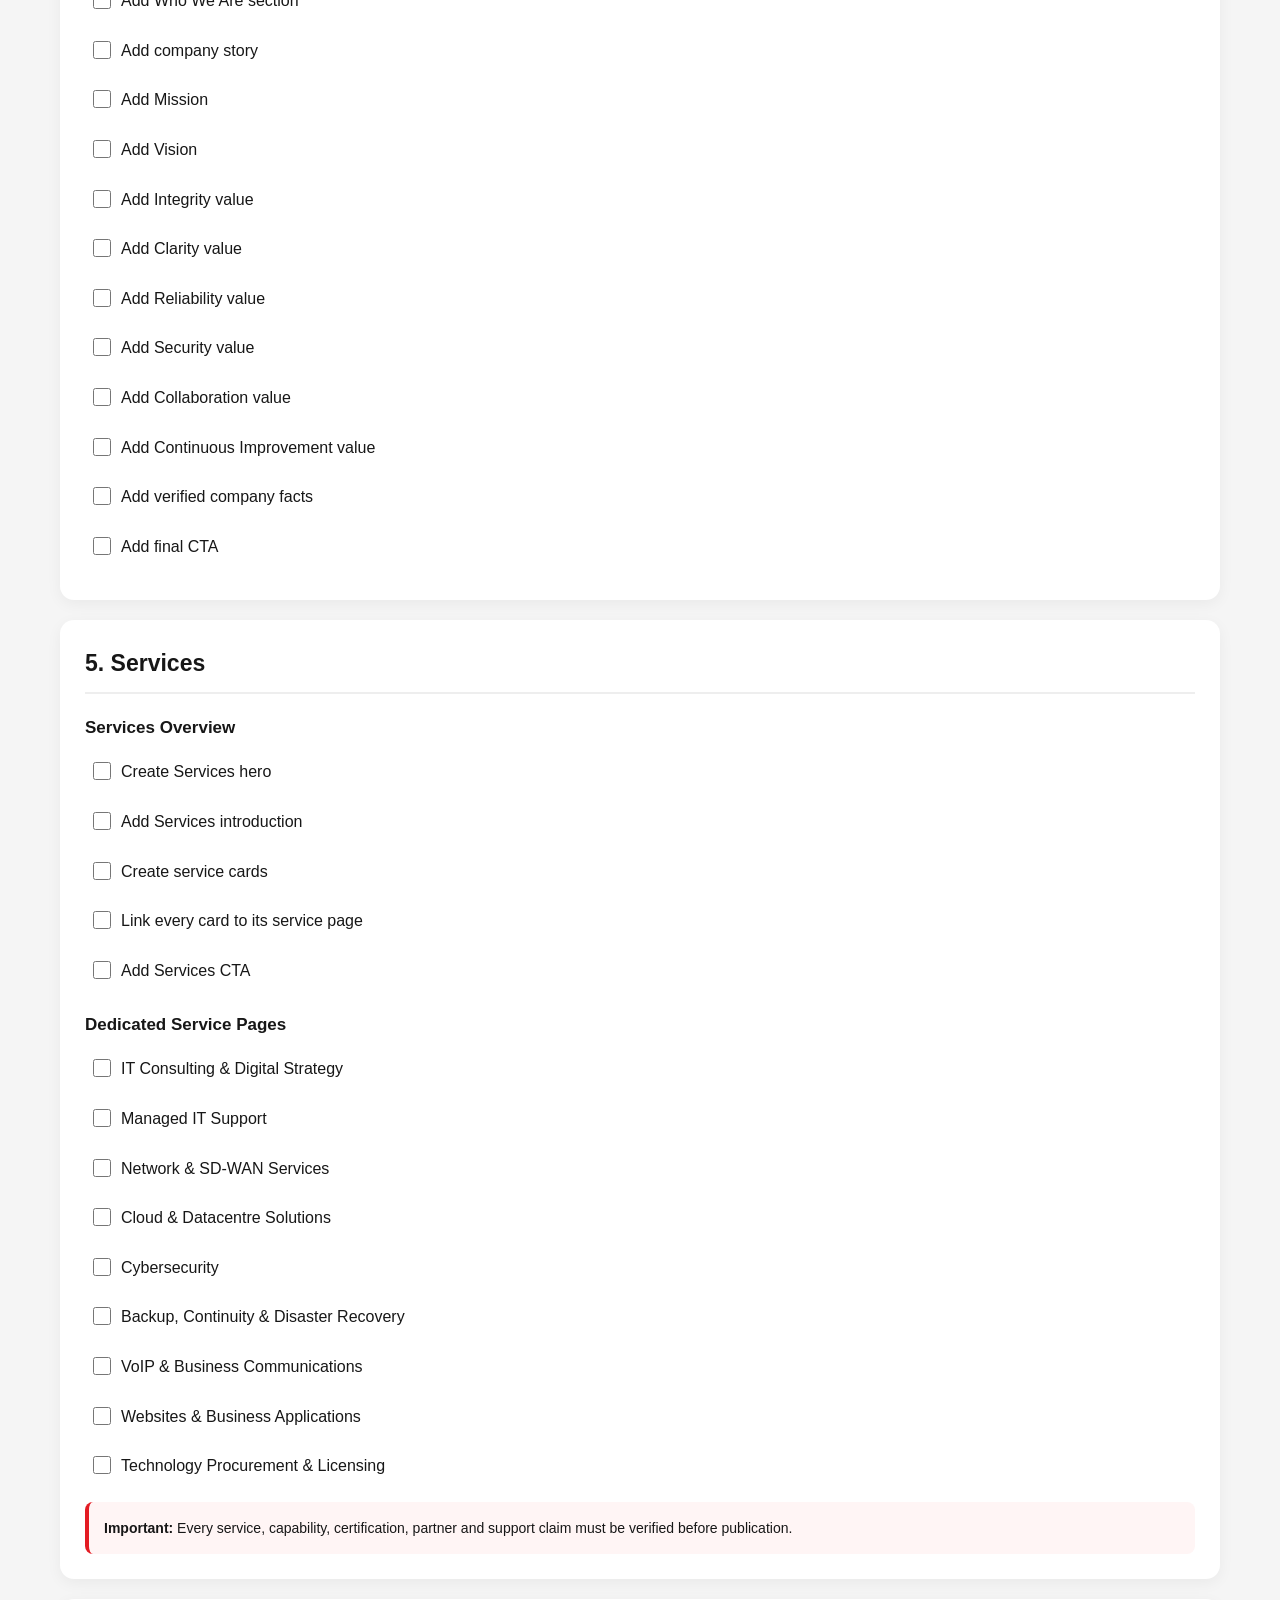
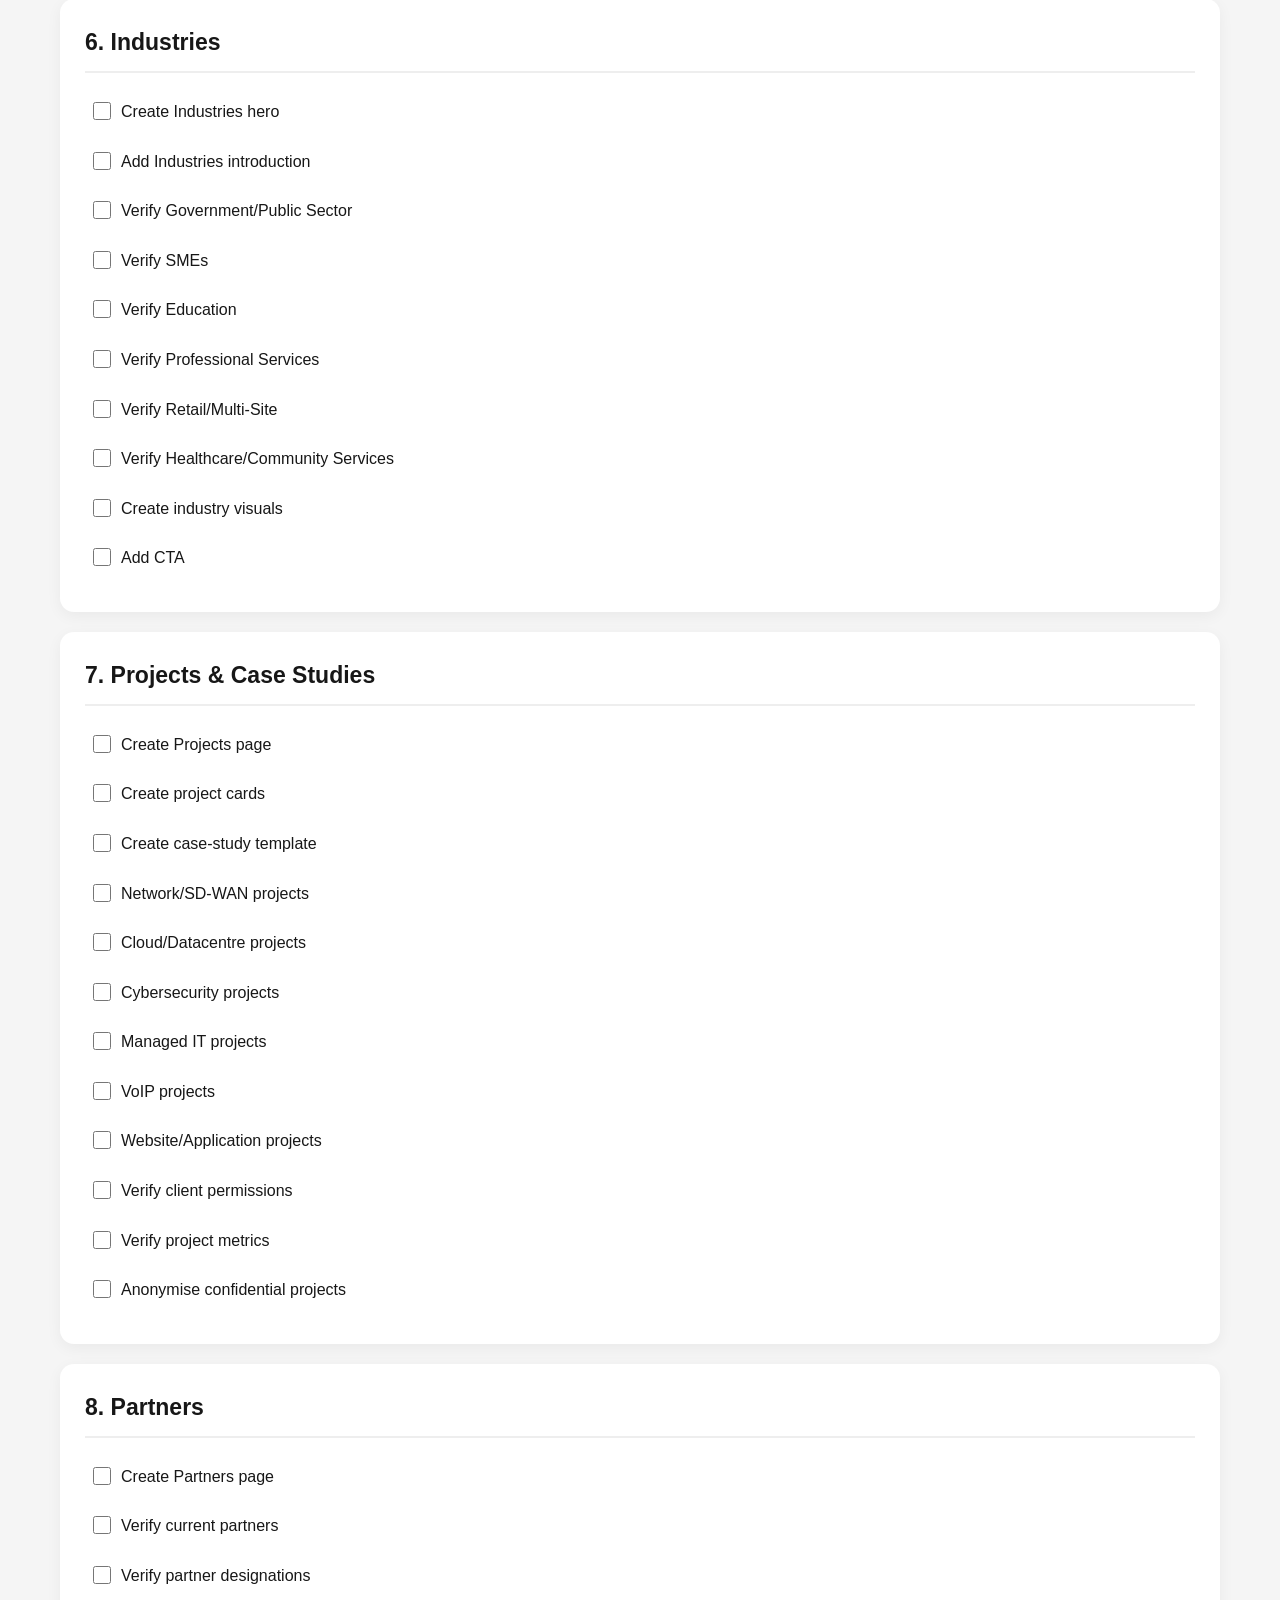
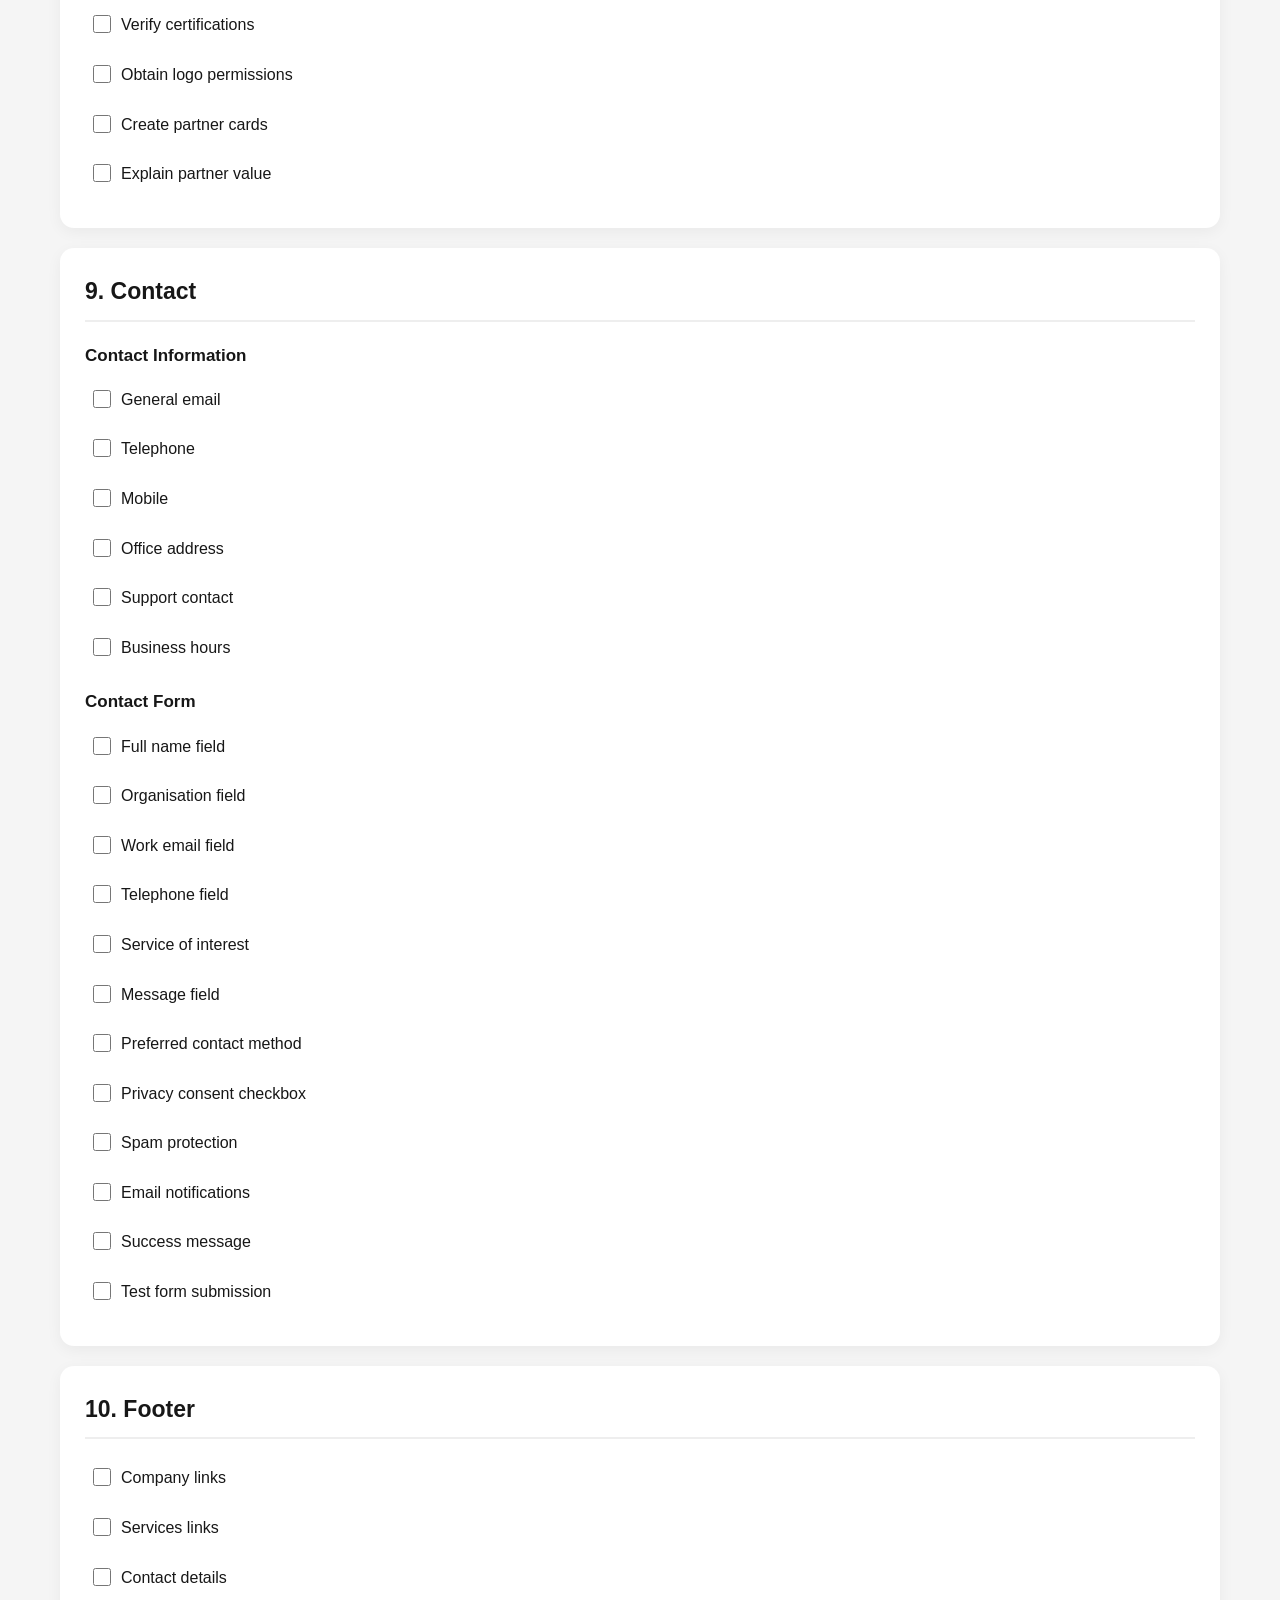
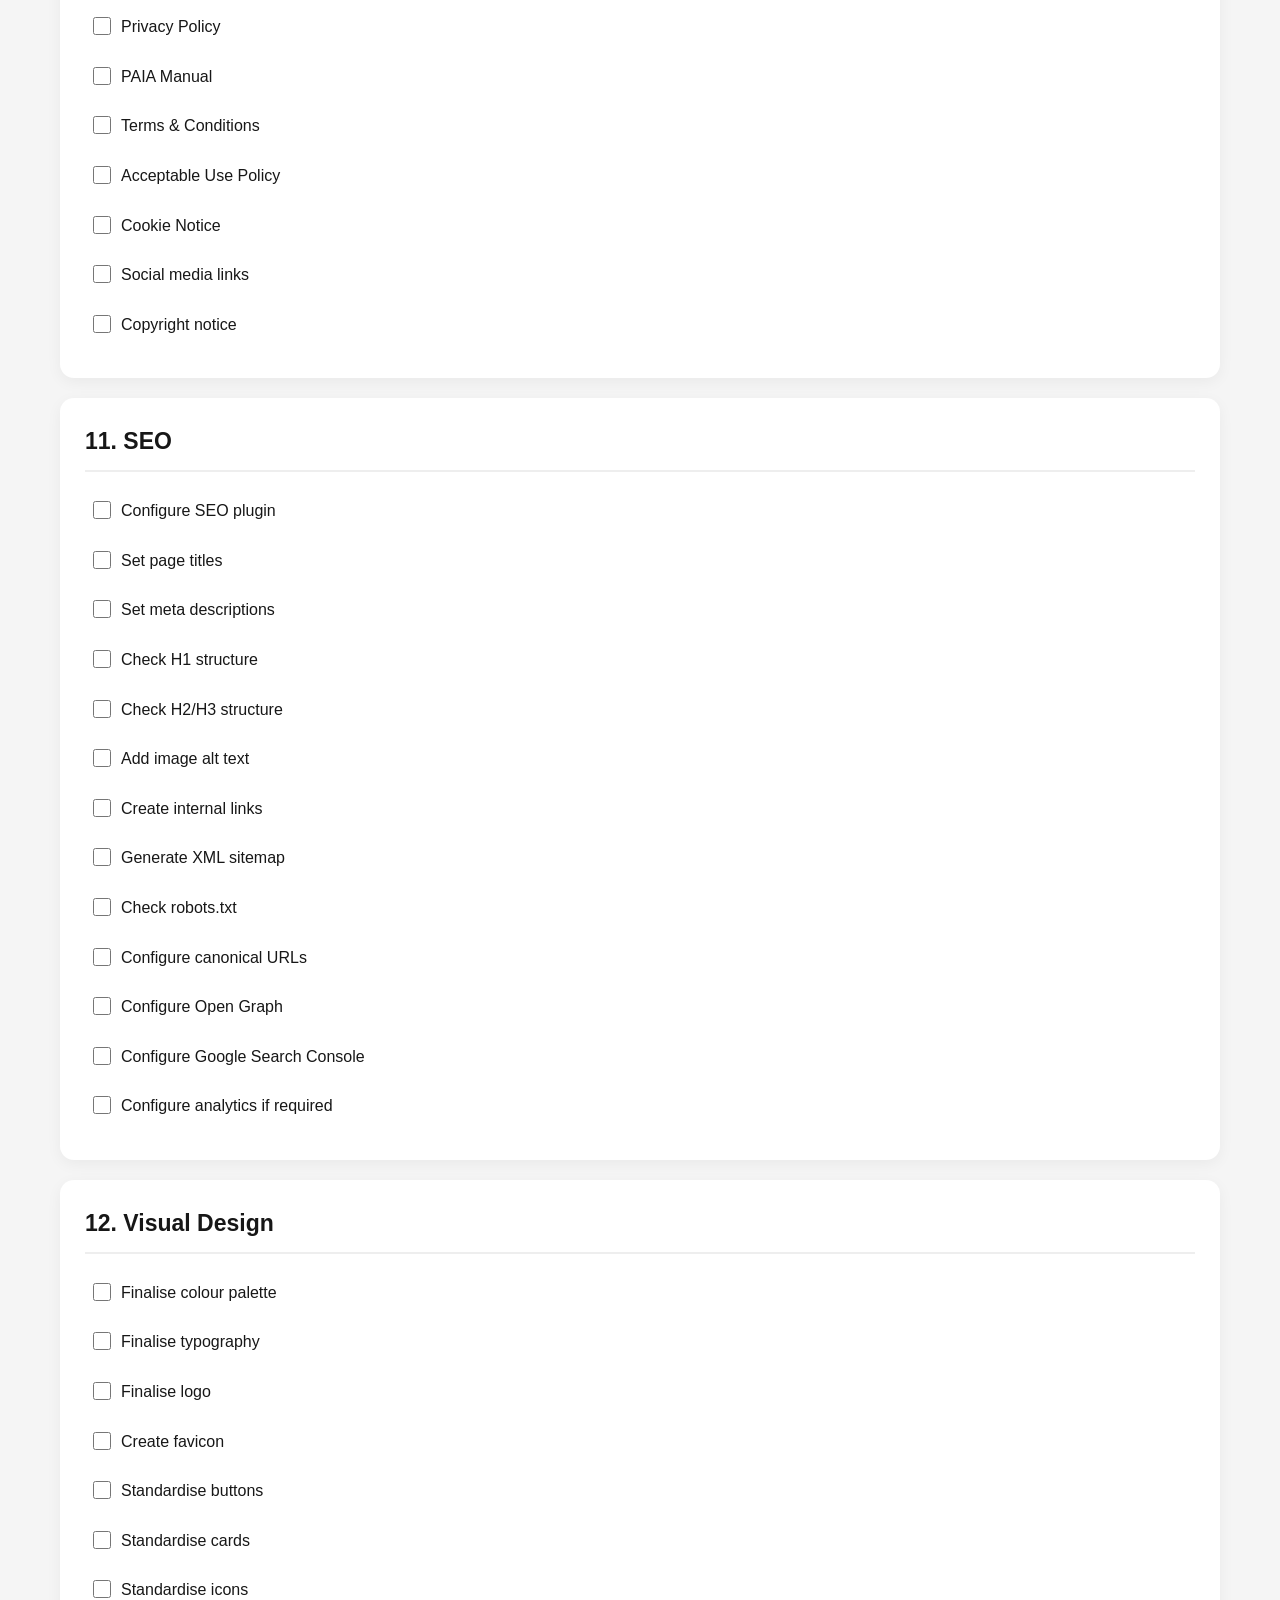
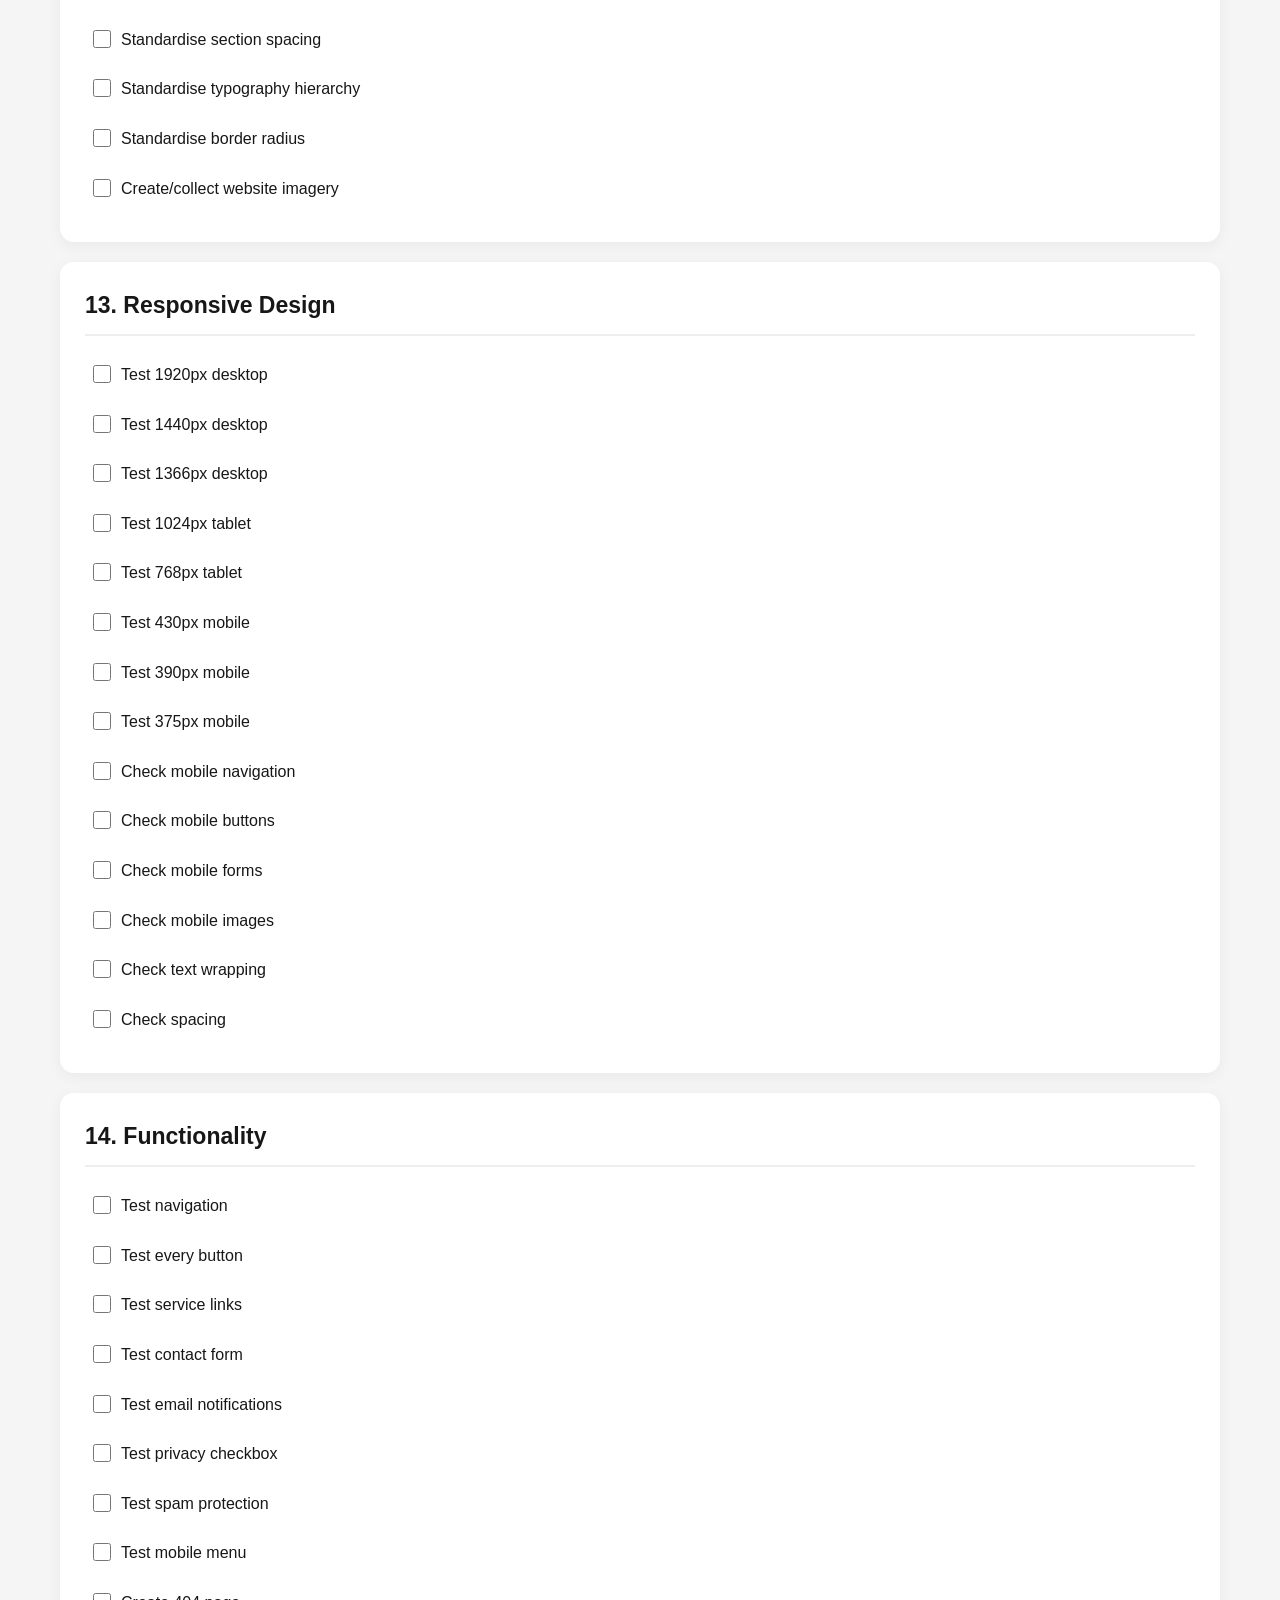
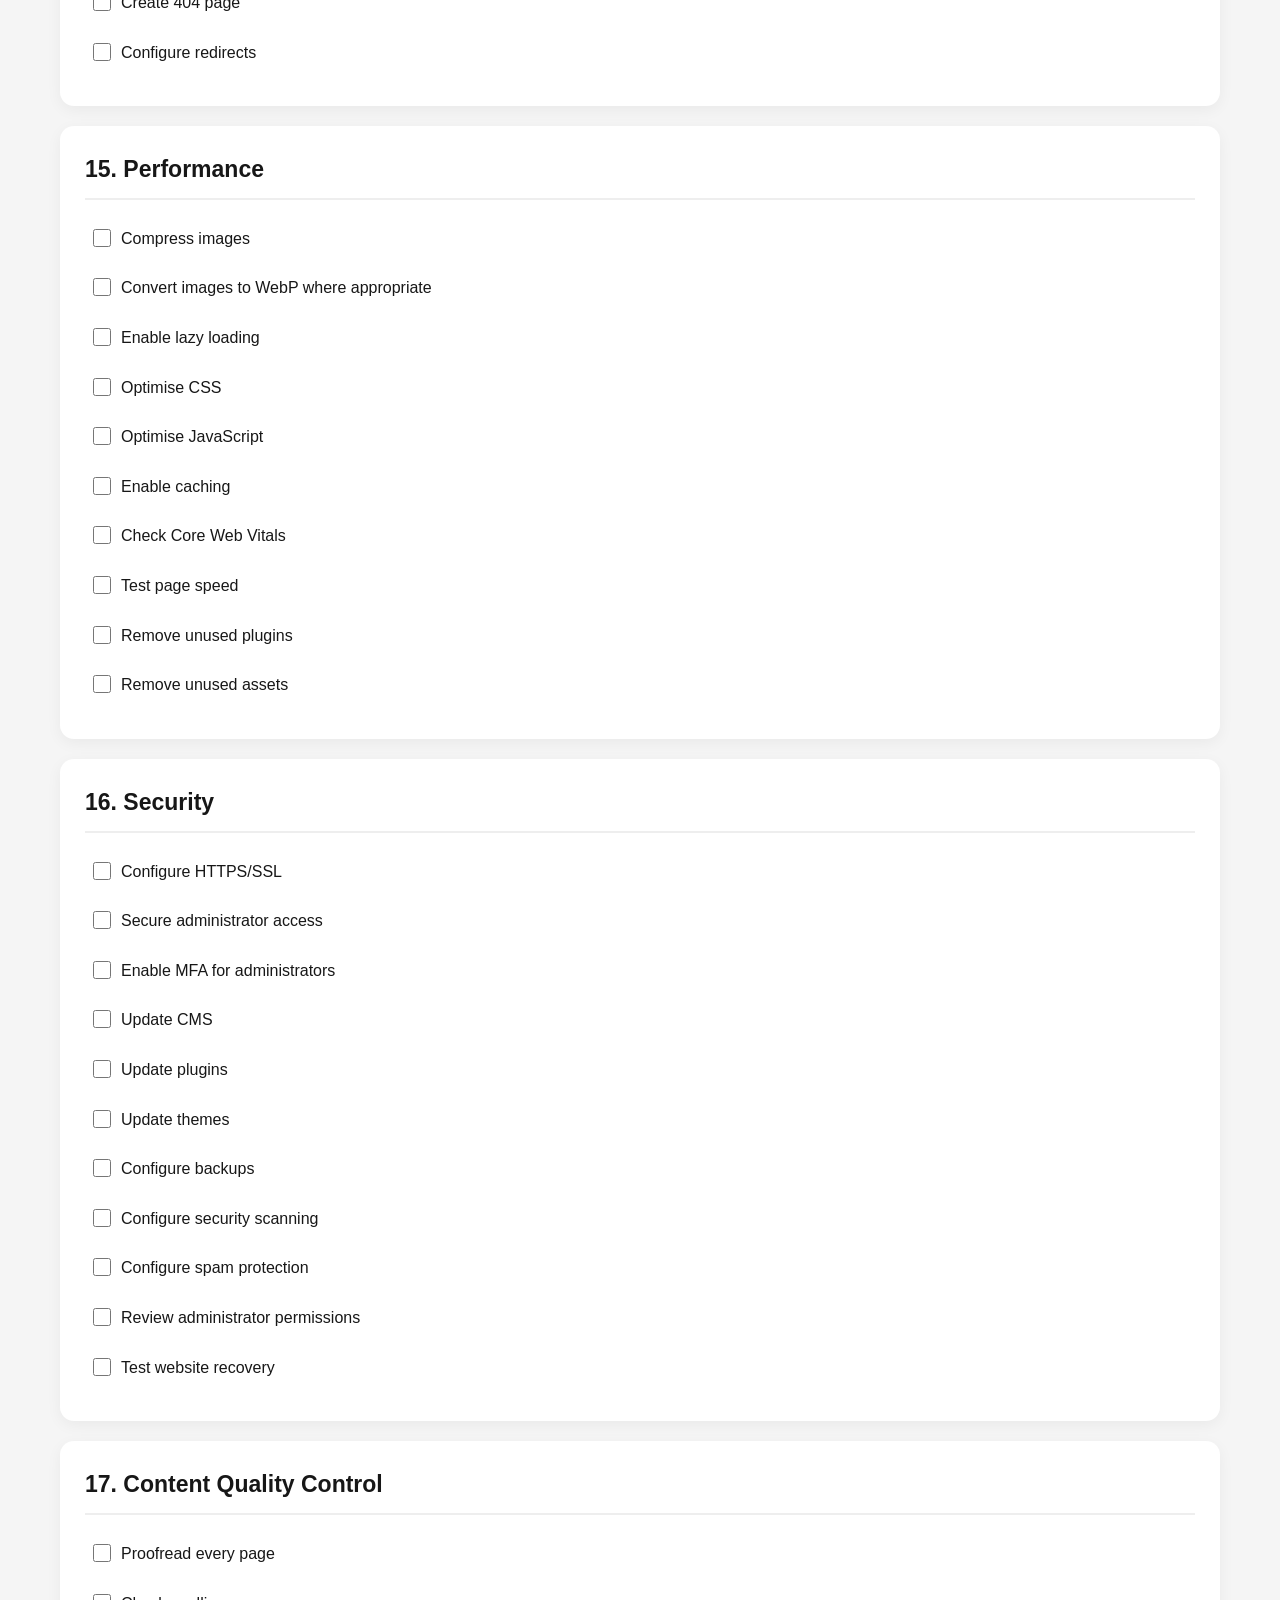
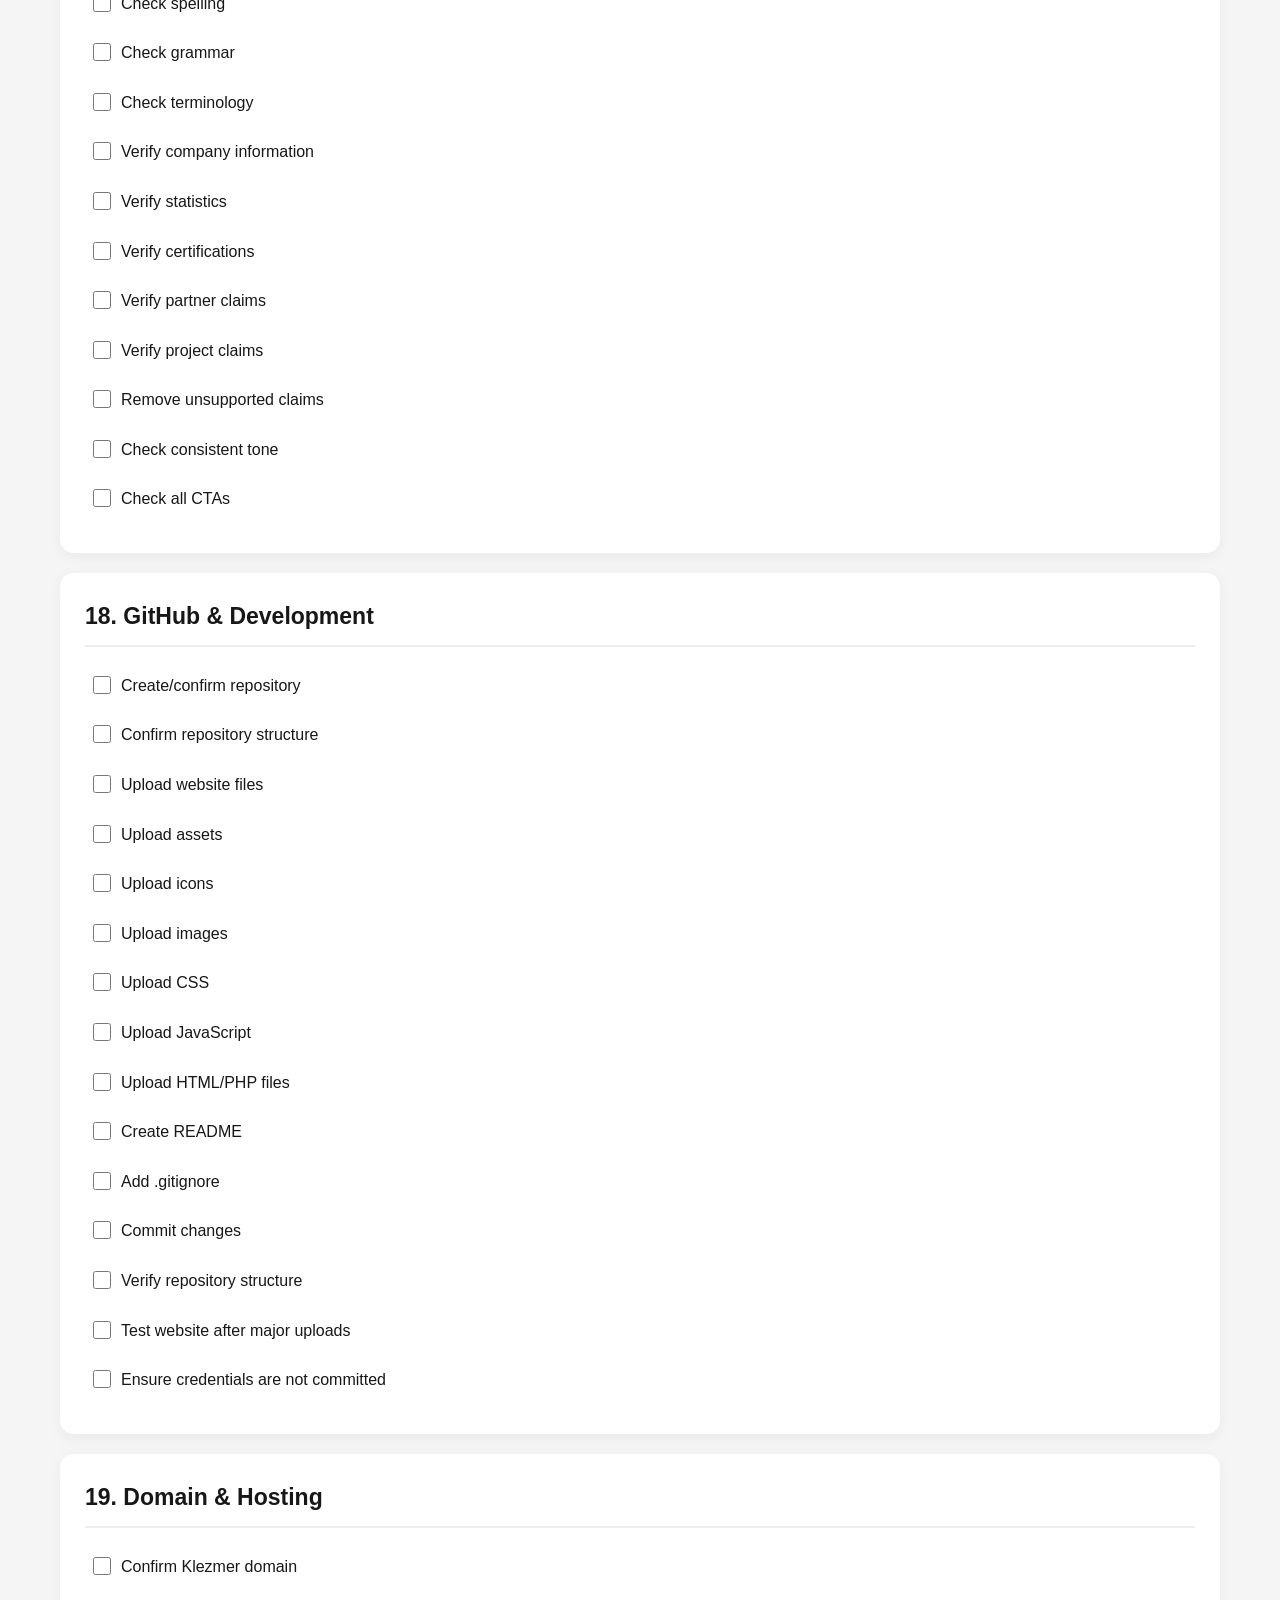
<file: Projects/Klezmer_Website/klezmerchecklist.html>
```html
<!DOCTYPE html>
<html lang="en">

<head>
    <meta charset="UTF-8">
    <meta name="viewport" content="width=device-width, initial-scale=1.0">
    <title>Klezmer Website Project Checklist</title>

    <style>
        * {
            box-sizing: border-box;
            margin: 0;
            padding: 0;
        }

        body {
            font-family: Arial, sans-serif;
            background: #f5f5f5;
            color: #171717;
            line-height: 1.6;
        }

        .container {
            max-width: 1200px;
            margin: 0 auto;
            padding: 40px 20px;
        }

        header {
            background: #111;
            color: white;
            padding: 40px;
            border-radius: 16px;
            margin-bottom: 30px;
        }

        header h1 {
            font-size: 36px;
            margin-bottom: 10px;
        }

        header p {
            color: #ccc;
            font-size: 16px;
        }

        .progress-wrapper {
            margin-top: 25px;
        }

        .progress-info {
            display: flex;
            justify-content: space-between;
            margin-bottom: 8px;
            font-size: 14px;
        }

        .progress-bar {
            width: 100%;
            height: 10px;
            background: #333;
            border-radius: 10px;
            overflow: hidden;
        }

        .progress {
            width: 0%;
            height: 100%;
            background: #e31b23;
            transition: width 0.3s ease;
        }

        .section {
            background: white;
            border-radius: 14px;
            margin-bottom: 20px;
            padding: 25px;
            box-shadow: 0 4px 15px rgba(0, 0, 0, 0.05);
        }

        .section h2 {
            font-size: 23px;
            margin-bottom: 18px;
            border-bottom: 2px solid #eee;
            padding-bottom: 10px;
        }

        .section h3 {
            font-size: 17px;
            margin: 20px 0 10px;
        }

        .checklist {
            list-style: none;
        }

        .checklist li {
            margin: 8px 0;
        }

        .checklist label {
            display: flex;
            align-items: flex-start;
            gap: 10px;
            cursor: pointer;
            padding: 8px;
            border-radius: 8px;
            transition: background 0.2s;
        }

        .checklist label:hover {
            background: #f7f7f7;
        }

        .checklist input[type="checkbox"] {
            width: 18px;
            height: 18px;
            margin-top: 3px;
            accent-color: #e31b23;
            cursor: pointer;
            flex-shrink: 0;
        }

        .checklist input:checked+span {
            text-decoration: line-through;
            color: #888;
        }

        .danger {
            border-left: 4px solid #e31b23;
            background: #fff5f5;
            padding: 15px;
            margin-top: 15px;
            border-radius: 8px;
            font-size: 14px;
        }

        .reset-button {
            background: #111;
            color: white;
            border: none;
            padding: 12px 20px;
            border-radius: 8px;
            cursor: pointer;
            font-size: 14px;
            margin-top: 20px;
        }

        .reset-button:hover {
            background: #333;
        }

        @media (max-width: 768px) {
            header {
                padding: 25px;
            }

            header h1 {
                font-size: 28px;
            }

            .section {
                padding: 20px;
            }
        }
    </style>
</head>

<body>

    <div class="container">

        <!-- HEADER -->
        <header>
            <h1>Klezmer Website Project</h1>
            <p>Master Development Checklist</p>

            <div class="progress-wrapper">
                <div class="progress-info">
                    <span>Project Progress</span>
                    <span id="progressText">0%</span>
                </div>

                <div class="progress-bar">
                    <div class="progress" id="progressBar"></div>
                </div>
            </div>

            <button class="reset-button" onclick="resetChecklist()">
                Reset Checklist
            </button>
        </header>


        <!-- 1. FOUNDATION -->
        <section class="section">
            <h2>1. Project Foundation</h2>

            <h3>Brand & Positioning</h3>

            <ul class="checklist">
                <li><label><input type="checkbox"><span>Confirm Klezmer brand identity</span></label></li>
                <li><label><input type="checkbox"><span>Confirm primary tagline</span></label></li>
                <li><label><input type="checkbox"><span>Confirm company description</span></label></li>
                <li><label><input type="checkbox"><span>Confirm brand voice</span></label></li>
                <li><label><input type="checkbox"><span>Confirm colour palette</span></label></li>
                <li><label><input type="checkbox"><span>Confirm typography</span></label></li>
                <li><label><input type="checkbox"><span>Confirm logo</span></label></li>
                <li><label><input type="checkbox"><span>Create favicon</span></label></li>
                <li><label><input type="checkbox"><span>Confirm image style</span></label></li>
                <li><label><input type="checkbox"><span>Confirm icon style</span></label></li>
            </ul>

            <h3>Company Information</h3>

            <ul class="checklist">
                <li><label><input type="checkbox"><span>Verify legal company name</span></label></li>
                <li><label><input type="checkbox"><span>Verify registration number</span></label></li>
                <li><label><input type="checkbox"><span>Verify company address</span></label></li>
                <li><label><input type="checkbox"><span>Verify telephone number</span></label></li>
                <li><label><input type="checkbox"><span>Verify mobile number</span></label></li>
                <li><label><input type="checkbox"><span>Verify general email</span></label></li>
                <li><label><input type="checkbox"><span>Verify support contact</span></label></li>
                <li><label><input type="checkbox"><span>Verify business hours</span></label></li>
                <li><label><input type="checkbox"><span>Verify service coverage</span></label></li>
                <li><label><input type="checkbox"><span>Verify certifications</span></label></li>
                <li><label><input type="checkbox"><span>Verify technology partnerships</span></label></li>
                <li><label><input type="checkbox"><span>Verify social media accounts</span></label></li>
            </ul>
        </section>


        <!-- 2. STRUCTURE -->
        <section class="section">
            <h2>2. Website Structure</h2>

            <h3>Main Navigation</h3>

            <ul class="checklist">
                <li><label><input type="checkbox"><span>Home</span></label></li>
                <li><label><input type="checkbox"><span>About</span></label></li>
                <li><label><input type="checkbox"><span>Services</span></label></li>
                <li><label><input type="checkbox"><span>Industries</span></label></li>
                <li><label><input type="checkbox"><span>Projects</span></label></li>
                <li><label><input type="checkbox"><span>Partners</span></label></li>
                <li><label><input type="checkbox"><span>Contact</span></label></li>
            </ul>

            <h3>Header</h3>

            <ul class="checklist">
                <li><label><input type="checkbox"><span>Build desktop header</span></label></li>
                <li><label><input type="checkbox"><span>Build mobile header</span></label></li>
                <li><label><input type="checkbox"><span>Add Klezmer logo</span></label></li>
                <li><label><input type="checkbox"><span>Add navigation</span></label></li>
                <li><label><input type="checkbox"><span>Add Request a Consultation CTA</span></label></li>
                <li><label><input type="checkbox"><span>Configure mobile menu</span></label></li>
                <li><label><input type="checkbox"><span>Test all navigation links</span></label></li>
            </ul>
        </section>


        <!-- 3. HOME -->
        <section class="section">
            <h2>3. Home Page</h2>

            <h3>Hero</h3>

            <ul class="checklist">
                <li><label><input type="checkbox"><span>Add hero headline</span></label></li>
                <li><label><input type="checkbox"><span>Add hero description</span></label></li>
                <li><label><input type="checkbox"><span>Add Request a Consultation button</span></label></li>
                <li><label><input type="checkbox"><span>Add Explore Our Services button</span></label></li>
                <li><label><input type="checkbox"><span>Add hero visual</span></label></li>
                <li><label><input type="checkbox"><span>Make hero responsive</span></label></li>
            </ul>

            <h3>Services</h3>

            <ul class="checklist">
                <li><label><input type="checkbox"><span>IT Consulting & Digital Strategy</span></label></li>
                <li><label><input type="checkbox"><span>Network & SD-WAN</span></label></li>
                <li><label><input type="checkbox"><span>Cloud & Datacentre</span></label></li>
                <li><label><input type="checkbox"><span>Cybersecurity</span></label></li>
                <li><label><input type="checkbox"><span>Managed IT Support</span></label></li>
                <li><label><input type="checkbox"><span>Backup, Continuity & Disaster Recovery</span></label></li>
                <li><label><input type="checkbox"><span>VoIP & Business Communications</span></label></li>
                <li><label><input type="checkbox"><span>Websites & Business Applications</span></label></li>
            </ul>

            <h3>Why Klezmer</h3>

            <ul class="checklist">
                <li><label><input type="checkbox"><span>Business-first thinking</span></label></li>
                <li><label><input type="checkbox"><span>Integrated capability</span></label></li>
                <li><label><input type="checkbox"><span>Secure by design</span></label></li>
                <li><label><input type="checkbox"><span>Structured delivery</span></label></li>
                <li><label><input type="checkbox"><span>Long-term support</span></label></li>
            </ul>

            <h3>How We Work</h3>

            <ul class="checklist">
                <li><label><input type="checkbox"><span>Discover</span></label></li>
                <li><label><input type="checkbox"><span>Design</span></label></li>
                <li><label><input type="checkbox"><span>Deliver</span></label></li>
                <li><label><input type="checkbox"><span>Support</span></label></li>
                <li><label><input type="checkbox"><span>Create process visual</span></label></li>
            </ul>

            <h3>Industries</h3>

            <ul class="checklist">
                <li><label><input type="checkbox"><span>Verify industries Klezmer serves</span></label></li>
                <li><label><input type="checkbox"><span>Government & Public Sector</span></label></li>
                <li><label><input type="checkbox"><span>Small & Medium Businesses</span></label></li>
                <li><label><input type="checkbox"><span>Education</span></label></li>
                <li><label><input type="checkbox"><span>Professional Services</span></label></li>
                <li><label><input type="checkbox"><span>Retail & Multi-Site</span></label></li>
            </ul>

            <h3>Final CTA</h3>

            <ul class="checklist">
                <li><label><input type="checkbox"><span>Add final CTA</span></label></li>
                <li><label><input type="checkbox"><span>Add Talk to a Klezmer Consultant button</span></label></li>
            </ul>
        </section>


        <!-- 4. ABOUT -->
        <section class="section">
            <h2>4. About Page</h2>

            <ul class="checklist">
                <li><label><input type="checkbox"><span>Create About hero</span></label></li>
                <li><label><input type="checkbox"><span>Add Who We Are section</span></label></li>
                <li><label><input type="checkbox"><span>Add company story</span></label></li>
                <li><label><input type="checkbox"><span>Add Mission</span></label></li>
                <li><label><input type="checkbox"><span>Add Vision</span></label></li>
                <li><label><input type="checkbox"><span>Add Integrity value</span></label></li>
                <li><label><input type="checkbox"><span>Add Clarity value</span></label></li>
                <li><label><input type="checkbox"><span>Add Reliability value</span></label></li>
                <li><label><input type="checkbox"><span>Add Security value</span></label></li>
                <li><label><input type="checkbox"><span>Add Collaboration value</span></label></li>
                <li><label><input type="checkbox"><span>Add Continuous Improvement value</span></label></li>
                <li><label><input type="checkbox"><span>Add verified company facts</span></label></li>
                <li><label><input type="checkbox"><span>Add final CTA</span></label></li>
            </ul>
        </section>


        <!-- 5. SERVICES -->
        <section class="section">
            <h2>5. Services</h2>

            <h3>Services Overview</h3>

            <ul class="checklist">
                <li><label><input type="checkbox"><span>Create Services hero</span></label></li>
                <li><label><input type="checkbox"><span>Add Services introduction</span></label></li>
                <li><label><input type="checkbox"><span>Create service cards</span></label></li>
                <li><label><input type="checkbox"><span>Link every card to its service page</span></label></li>
                <li><label><input type="checkbox"><span>Add Services CTA</span></label></li>
            </ul>

            <h3>Dedicated Service Pages</h3>

            <ul class="checklist">
                <li><label><input type="checkbox"><span>IT Consulting & Digital Strategy</span></label></li>
                <li><label><input type="checkbox"><span>Managed IT Support</span></label></li>
                <li><label><input type="checkbox"><span>Network & SD-WAN Services</span></label></li>
                <li><label><input type="checkbox"><span>Cloud & Datacentre Solutions</span></label></li>
                <li><label><input type="checkbox"><span>Cybersecurity</span></label></li>
                <li><label><input type="checkbox"><span>Backup, Continuity & Disaster Recovery</span></label></li>
                <li><label><input type="checkbox"><span>VoIP & Business Communications</span></label></li>
                <li><label><input type="checkbox"><span>Websites & Business Applications</span></label></li>
                <li><label><input type="checkbox"><span>Technology Procurement & Licensing</span></label></li>
            </ul>

            <div class="danger">
                <strong>Important:</strong> Every service, capability, certification,
                partner and support claim must be verified before publication.
            </div>
        </section>


        <!-- 6. INDUSTRIES -->
        <section class="section">
            <h2>6. Industries</h2>

            <ul class="checklist">
                <li><label><input type="checkbox"><span>Create Industries hero</span></label></li>
                <li><label><input type="checkbox"><span>Add Industries introduction</span></label></li>
                <li><label><input type="checkbox"><span>Verify Government/Public Sector</span></label></li>
                <li><label><input type="checkbox"><span>Verify SMEs</span></label></li>
                <li><label><input type="checkbox"><span>Verify Education</span></label></li>
                <li><label><input type="checkbox"><span>Verify Professional Services</span></label></li>
                <li><label><input type="checkbox"><span>Verify Retail/Multi-Site</span></label></li>
                <li><label><input type="checkbox"><span>Verify Healthcare/Community Services</span></label></li>
                <li><label><input type="checkbox"><span>Create industry visuals</span></label></li>
                <li><label><input type="checkbox"><span>Add CTA</span></label></li>
            </ul>
        </section>


        <!-- 7. PROJECTS -->
        <section class="section">
            <h2>7. Projects & Case Studies</h2>

            <ul class="checklist">
                <li><label><input type="checkbox"><span>Create Projects page</span></label></li>
                <li><label><input type="checkbox"><span>Create project cards</span></label></li>
                <li><label><input type="checkbox"><span>Create case-study template</span></label></li>
                <li><label><input type="checkbox"><span>Network/SD-WAN projects</span></label></li>
                <li><label><input type="checkbox"><span>Cloud/Datacentre projects</span></label></li>
                <li><label><input type="checkbox"><span>Cybersecurity projects</span></label></li>
                <li><label><input type="checkbox"><span>Managed IT projects</span></label></li>
                <li><label><input type="checkbox"><span>VoIP projects</span></label></li>
                <li><label><input type="checkbox"><span>Website/Application projects</span></label></li>
                <li><label><input type="checkbox"><span>Verify client permissions</span></label></li>
                <li><label><input type="checkbox"><span>Verify project metrics</span></label></li>
                <li><label><input type="checkbox"><span>Anonymise confidential projects</span></label></li>
            </ul>
        </section>


        <!-- 8. PARTNERS -->
        <section class="section">
            <h2>8. Partners</h2>

            <ul class="checklist">
                <li><label><input type="checkbox"><span>Create Partners page</span></label></li>
                <li><label><input type="checkbox"><span>Verify current partners</span></label></li>
                <li><label><input type="checkbox"><span>Verify partner designations</span></label></li>
                <li><label><input type="checkbox"><span>Verify certifications</span></label></li>
                <li><label><input type="checkbox"><span>Obtain logo permissions</span></label></li>
                <li><label><input type="checkbox"><span>Create partner cards</span></label></li>
                <li><label><input type="checkbox"><span>Explain partner value</span></label></li>
            </ul>
        </section>


        <!-- 9. CONTACT -->
        <section class="section">
            <h2>9. Contact</h2>

            <h3>Contact Information</h3>

            <ul class="checklist">
                <li><label><input type="checkbox"><span>General email</span></label></li>
                <li><label><input type="checkbox"><span>Telephone</span></label></li>
                <li><label><input type="checkbox"><span>Mobile</span></label></li>
                <li><label><input type="checkbox"><span>Office address</span></label></li>
                <li><label><input type="checkbox"><span>Support contact</span></label></li>
                <li><label><input type="checkbox"><span>Business hours</span></label></li>
            </ul>

            <h3>Contact Form</h3>

            <ul class="checklist">
                <li><label><input type="checkbox"><span>Full name field</span></label></li>
                <li><label><input type="checkbox"><span>Organisation field</span></label></li>
                <li><label><input type="checkbox"><span>Work email field</span></label></li>
                <li><label><input type="checkbox"><span>Telephone field</span></label></li>
                <li><label><input type="checkbox"><span>Service of interest</span></label></li>
                <li><label><input type="checkbox"><span>Message field</span></label></li>
                <li><label><input type="checkbox"><span>Preferred contact method</span></label></li>
                <li><label><input type="checkbox"><span>Privacy consent checkbox</span></label></li>
                <li><label><input type="checkbox"><span>Spam protection</span></label></li>
                <li><label><input type="checkbox"><span>Email notifications</span></label></li>
                <li><label><input type="checkbox"><span>Success message</span></label></li>
                <li><label><input type="checkbox"><span>Test form submission</span></label></li>
            </ul>
        </section>


        <!-- 10. FOOTER -->
        <section class="section">
            <h2>10. Footer</h2>

            <ul class="checklist">
                <li><label><input type="checkbox"><span>Company links</span></label></li>
                <li><label><input type="checkbox"><span>Services links</span></label></li>
                <li><label><input type="checkbox"><span>Contact details</span></label></li>
                <li><label><input type="checkbox"><span>Privacy Policy</span></label></li>
                <li><label><input type="checkbox"><span>PAIA Manual</span></label></li>
                <li><label><input type="checkbox"><span>Terms & Conditions</span></label></li>
                <li><label><input type="checkbox"><span>Acceptable Use Policy</span></label></li>
                <li><label><input type="checkbox"><span>Cookie Notice</span></label></li>
                <li><label><input type="checkbox"><span>Social media links</span></label></li>
                <li><label><input type="checkbox"><span>Copyright notice</span></label></li>
            </ul>
        </section>


        <!-- 11. SEO -->
        <section class="section">
            <h2>11. SEO</h2>

            <ul class="checklist">
                <li><label><input type="checkbox"><span>Configure SEO plugin</span></label></li>
                <li><label><input type="checkbox"><span>Set page titles</span></label></li>
                <li><label><input type="checkbox"><span>Set meta descriptions</span></label></li>
                <li><label><input type="checkbox"><span>Check H1 structure</span></label></li>
                <li><label><input type="checkbox"><span>Check H2/H3 structure</span></label></li>
                <li><label><input type="checkbox"><span>Add image alt text</span></label></li>
                <li><label><input type="checkbox"><span>Create internal links</span></label></li>
                <li><label><input type="checkbox"><span>Generate XML sitemap</span></label></li>
                <li><label><input type="checkbox"><span>Check robots.txt</span></label></li>
                <li><label><input type="checkbox"><span>Configure canonical URLs</span></label></li>
                <li><label><input type="checkbox"><span>Configure Open Graph</span></label></li>
                <li><label><input type="checkbox"><span>Configure Google Search Console</span></label></li>
                <li><label><input type="checkbox"><span>Configure analytics if required</span></label></li>
            </ul>
        </section>


        <!-- 12. DESIGN -->
        <section class="section">
            <h2>12. Visual Design</h2>

            <ul class="checklist">
                <li><label><input type="checkbox"><span>Finalise colour palette</span></label></li>
                <li><label><input type="checkbox"><span>Finalise typography</span></label></li>
                <li><label><input type="checkbox"><span>Finalise logo</span></label></li>
                <li><label><input type="checkbox"><span>Create favicon</span></label></li>
                <li><label><input type="checkbox"><span>Standardise buttons</span></label></li>
                <li><label><input type="checkbox"><span>Standardise cards</span></label></li>
                <li><label><input type="checkbox"><span>Standardise icons</span></label></li>
                <li><label><input type="checkbox"><span>Standardise section spacing</span></label></li>
                <li><label><input type="checkbox"><span>Standardise typography hierarchy</span></label></li>
                <li><label><input type="checkbox"><span>Standardise border radius</span></label></li>
                <li><label><input type="checkbox"><span>Create/collect website imagery</span></label></li>
            </ul>
        </section>


        <!-- 13. RESPONSIVE -->
        <section class="section">
            <h2>13. Responsive Design</h2>

            <ul class="checklist">
                <li><label><input type="checkbox"><span>Test 1920px desktop</span></label></li>
                <li><label><input type="checkbox"><span>Test 1440px desktop</span></label></li>
                <li><label><input type="checkbox"><span>Test 1366px desktop</span></label></li>
                <li><label><input type="checkbox"><span>Test 1024px tablet</span></label></li>
                <li><label><input type="checkbox"><span>Test 768px tablet</span></label></li>
                <li><label><input type="checkbox"><span>Test 430px mobile</span></label></li>
                <li><label><input type="checkbox"><span>Test 390px mobile</span></label></li>
                <li><label><input type="checkbox"><span>Test 375px mobile</span></label></li>
                <li><label><input type="checkbox"><span>Check mobile navigation</span></label></li>
                <li><label><input type="checkbox"><span>Check mobile buttons</span></label></li>
                <li><label><input type="checkbox"><span>Check mobile forms</span></label></li>
                <li><label><input type="checkbox"><span>Check mobile images</span></label></li>
                <li><label><input type="checkbox"><span>Check text wrapping</span></label></li>
                <li><label><input type="checkbox"><span>Check spacing</span></label></li>
            </ul>
        </section>


        <!-- 14. FUNCTIONALITY -->
        <section class="section">
            <h2>14. Functionality</h2>

            <ul class="checklist">
                <li><label><input type="checkbox"><span>Test navigation</span></label></li>
                <li><label><input type="checkbox"><span>Test every button</span></label></li>
                <li><label><input type="checkbox"><span>Test service links</span></label></li>
                <li><label><input type="checkbox"><span>Test contact form</span></label></li>
                <li><label><input type="checkbox"><span>Test email notifications</span></label></li>
                <li><label><input type="checkbox"><span>Test privacy checkbox</span></label></li>
                <li><label><input type="checkbox"><span>Test spam protection</span></label></li>
                <li><label><input type="checkbox"><span>Test mobile menu</span></label></li>
                <li><label><input type="checkbox"><span>Create 404 page</span></label></li>
                <li><label><input type="checkbox"><span>Configure redirects</span></label></li>
            </ul>
        </section>


        <!-- 15. PERFORMANCE -->
        <section class="section">
            <h2>15. Performance</h2>

            <ul class="checklist">
                <li><label><input type="checkbox"><span>Compress images</span></label></li>
                <li><label><input type="checkbox"><span>Convert images to WebP where appropriate</span></label></li>
                <li><label><input type="checkbox"><span>Enable lazy loading</span></label></li>
                <li><label><input type="checkbox"><span>Optimise CSS</span></label></li>
                <li><label><input type="checkbox"><span>Optimise JavaScript</span></label></li>
                <li><label><input type="checkbox"><span>Enable caching</span></label></li>
                <li><label><input type="checkbox"><span>Check Core Web Vitals</span></label></li>
                <li><label><input type="checkbox"><span>Test page speed</span></label></li>
                <li><label><input type="checkbox"><span>Remove unused plugins</span></label></li>
                <li><label><input type="checkbox"><span>Remove unused assets</span></label></li>
            </ul>
        </section>


        <!-- 16. SECURITY -->
        <section class="section">
            <h2>16. Security</h2>

            <ul class="checklist">
                <li><label><input type="checkbox"><span>Configure HTTPS/SSL</span></label></li>
                <li><label><input type="checkbox"><span>Secure administrator access</span></label></li>
                <li><label><input type="checkbox"><span>Enable MFA for administrators</span></label></li>
                <li><label><input type="checkbox"><span>Update CMS</span></label></li>
                <li><label><input type="checkbox"><span>Update plugins</span></label></li>
                <li><label><input type="checkbox"><span>Update themes</span></label></li>
                <li><label><input type="checkbox"><span>Configure backups</span></label></li>
                <li><label><input type="checkbox"><span>Configure security scanning</span></label></li>
                <li><label><input type="checkbox"><span>Configure spam protection</span></label></li>
                <li><label><input type="checkbox"><span>Review administrator permissions</span></label></li>
                <li><label><input type="checkbox"><span>Test website recovery</span></label></li>
            </ul>
        </section>


        <!-- 17. CONTENT -->
        <section class="section">
            <h2>17. Content Quality Control</h2>

            <ul class="checklist">
                <li><label><input type="checkbox"><span>Proofread every page</span></label></li>
                <li><label><input type="checkbox"><span>Check spelling</span></label></li>
                <li><label><input type="checkbox"><span>Check grammar</span></label></li>
                <li><label><input type="checkbox"><span>Check terminology</span></label></li>
                <li><label><input type="checkbox"><span>Verify company information</span></label></li>
                <li><label><input type="checkbox"><span>Verify statistics</span></label></li>
                <li><label><input type="checkbox"><span>Verify certifications</span></label></li>
                <li><label><input type="checkbox"><span>Verify partner claims</span></label></li>
                <li><label><input type="checkbox"><span>Verify project claims</span></label></li>
                <li><label><input type="checkbox"><span>Remove unsupported claims</span></label></li>
                <li><label><input type="checkbox"><span>Check consistent tone</span></label></li>
                <li><label><input type="checkbox"><span>Check all CTAs</span></label></li>
            </ul>
        </section>


        <!-- 18. GITHUB -->
        <section class="section">
            <h2>18. GitHub & Development</h2>

            <ul class="checklist">
                <li><label><input type="checkbox"><span>Create/confirm repository</span></label></li>
                <li><label><input type="checkbox"><span>Confirm repository structure</span></label></li>
                <li><label><input type="checkbox"><span>Upload website files</span></label></li>
                <li><label><input type="checkbox"><span>Upload assets</span></label></li>
                <li><label><input type="checkbox"><span>Upload icons</span></label></li>
                <li><label><input type="checkbox"><span>Upload images</span></label></li>
                <li><label><input type="checkbox"><span>Upload CSS</span></label></li>
                <li><label><input type="checkbox"><span>Upload JavaScript</span></label></li>
                <li><label><input type="checkbox"><span>Upload HTML/PHP files</span></label></li>
                <li><label><input type="checkbox"><span>Create README</span></label></li>
                <li><label><input type="checkbox"><span>Add .gitignore</span></label></li>
                <li><label><input type="checkbox"><span>Commit changes</span></label></li>
                <li><label><input type="checkbox"><span>Verify repository structure</span></label></li>
                <li><label><input type="checkbox"><span>Test website after major uploads</span></label></li>
                <li><label><input type="checkbox"><span>Ensure credentials are not committed</span></label></li>
            </ul>
        </section>


        <!-- 19. DOMAIN -->
        <section class="section">
            <h2>19. Domain & Hosting</h2>

            <ul class="checklist">
                <li><label><input type="checkbox"><span>Confirm Klezmer domain</span></label></li>
                <li><label><input type="checkbox"><span>Connect domain</span></label></li>
                <li><label><input type="checkbox"><span>Configure DNS</span></label></li>
                <li><label><input type="checkbox"><span>Configure SSL</span></label></li>
                <li><label><input type="checkbox"><span>Configure hosting</span></label></li>
                <li><label><input type="checkbox"><span>Configure SPF</span></label></li>
                <li><label><input type="checkbox"><span>Configure DKIM</span></label></li>
                <li><label><input type="checkbox"><span>Configure DMARC</span></label></li>
                <li><label><input type="checkbox"><span>Test HTTPS</span></label></li>
                <li><label><input type="checkbox"><span>Test email delivery</span></label></li>
                <li><label><input type="checkbox"><span>Configure redirects</span></label></li>
            </ul>
        </section>


        <!-- 20. LAUNCH -->
        <section class="section">
            <h2>20. Final Launch</h2>

            <ul class="checklist">
                <li><label><input type="checkbox"><span>Final backup</span></label></li>
                <li><label><input type="checkbox"><span>Final content approval</span></label></li>
                <li><label><input type="checkbox"><span>Final legal review</span></label></li>
                <li><label><input type="checkbox"><span>Final SEO review</span></label></li>
                <li><label><input type="checkbox"><span>Final security review</span></label></li>
                <li><label><input type="checkbox"><span>Final performance review</span></label></li>
                <li><label><input type="checkbox"><span>Confirm domain</span></label></li>
                <li><label><input type="checkbox"><span>Confirm SSL</span></label></li>
                <li><label><input type="checkbox"><span>Confirm contact forms</span></label></li>
                <li><label><input type="checkbox"><span>Confirm email delivery</span></label></li>
                <li><label><input type="checkbox"><span>Confirm analytics</span></label></li>
                <li><label><input type="checkbox"><span>Confirm Search Console</span></label></li>
                <li><label><input type="checkbox"><span>Submit sitemap</span></label></li>
                <li><label><input type="checkbox"><span>Test live website</span></label></li>
                <li><label><input type="checkbox"><span>Check all URLs</span></label></li>
                <li><label><input type="checkbox"><span>Launch Klezmer website</span></label></li>
            </ul>
        </section>


        <!-- 21. POST LAUNCH -->
        <section class="section">
            <h2>21. Post-Launch</h2>

            <h3>First Week</h3>

            <ul class="checklist">
                <li><label><input type="checkbox"><span>Monitor uptime</span></label></li>
                <li><label><input type="checkbox"><span>Monitor contact submissions</span></label></li>
                <li><label><input type="checkbox"><span>Check website errors</span></label></li>
                <li><label><input type="checkbox"><span>Check analytics</span></label></li>
                <li><label><input type="checkbox"><span>Check Search Console</span></label></li>
                <li><label><input type="checkbox"><span>Check mobile experience</span></label></li>
                <li><label><input type="checkbox"><span>Check page speed</span></label></li>
                <li><label><input type="checkbox"><span>Check security</span></label></li>
            </ul>

            <h3>Ongoing</h3>

            <ul class="checklist">
                <li><label><input type="checkbox"><span>Update website content</span></label></li>
                <li><label><input type="checkbox"><span>Add approved projects</span></label></li>
                <li><label><input type="checkbox"><span>Add case studies</span></label></li>
                <li><label><input type="checkbox"><span>Update partners</span></label></li>
                <li><label><input type="checkbox"><span>Update certifications</span></label></li>
                <li><label><input type="checkbox"><span>Maintain WordPress/plugins</span></label></li>
                <li><label><input type="checkbox"><span>Maintain security</span></label></li>
                <li><label><input type="checkbox"><span>Maintain backups</span></label></li>
                <li><label><input type="checkbox"><span>Monitor performance</span></label></li>
                <li><label><input type="checkbox"><span>Continue SEO improvements</span></label></li>
            </ul>
        </section>


        <!-- FINAL -->
        <section class="section">
            <h2>22. Project Complete</h2>

            <ul class="checklist">
                <li><label><input type="checkbox"><span>All required pages completed</span></label></li>
                <li><label><input type="checkbox"><span>Navigation completed</span></label></li>
                <li><label><input type="checkbox"><span>Header completed</span></label></li>
                <li><label><input type="checkbox"><span>Footer completed</span></label></li>
                <li><label><input type="checkbox"><span>All service pages completed</span></label></li>
                <li><label><input type="checkbox"><span>Contact system working</span></label></li>
                <li><label><input type="checkbox"><span>Legal pages published</span></label></li>
                <li><label><input type="checkbox"><span>Company information verified</span></label></li>
                <li><label><input type="checkbox"><span>SEO configured</span></label></li>
                <li><label><input type="checkbox"><span>Mobile design completed</span></label></li>
                <li><label><input type="checkbox"><span>Desktop design completed</span></label></li>
                <li><label><input type="checkbox"><span>Security completed</span></label></li>
                <li><label><input type="checkbox"><span>Performance optimised</span></label></li>
                <li><label><input type="checkbox"><span>Final testing completed</span></label></li>
                <li><label><input type="checkbox"><span>Klezmer website officially launched</span></label></li>
            </ul>
        </section>

    </div>


    <script>
        const checkboxes = document.querySelectorAll(
            '.checklist input[type="checkbox"]'
        );

        const progressBar = document.getElementById("progressBar");
        const progressText = document.getElementById("progressText");

        function updateProgress() {
            const total = checkboxes.length;

            const completed = document.querySelectorAll(
                '.checklist input[type="checkbox"]:checked'
            ).length;

            const percentage = total === 0
                ? 0
                : Math.round((completed / total) * 100);

            progressBar.style.width = percentage + "%";
            progressText.textContent = percentage + "%";

            localStorage.setItem(
                "klezmerChecklist",
                JSON.stringify(
                    Array.from(checkboxes).map(cb => cb.checked)
                )
            );
        }

        function loadChecklist() {
            const saved = localStorage.getItem("klezmerChecklist");

            if (!saved) return;

            const states = JSON.parse(saved);

            checkboxes.forEach((checkbox, index) => {
                checkbox.checked = states[index] || false;
            });

            updateProgress();
        }

        function resetChecklist() {
            if (!confirm("Reset the entire Klezmer checklist?")) {
                return;
            }

            checkboxes.forEach(checkbox => {
                checkbox.checked = false;
            });

            localStorage.removeItem("klezmerChecklist");

            updateProgress();
        }

        checkboxes.forEach(checkbox => {
            checkbox.addEventListener("change", updateProgress);
        });

        loadChecklist();
    </script>

</body>

</html>
```
</file>
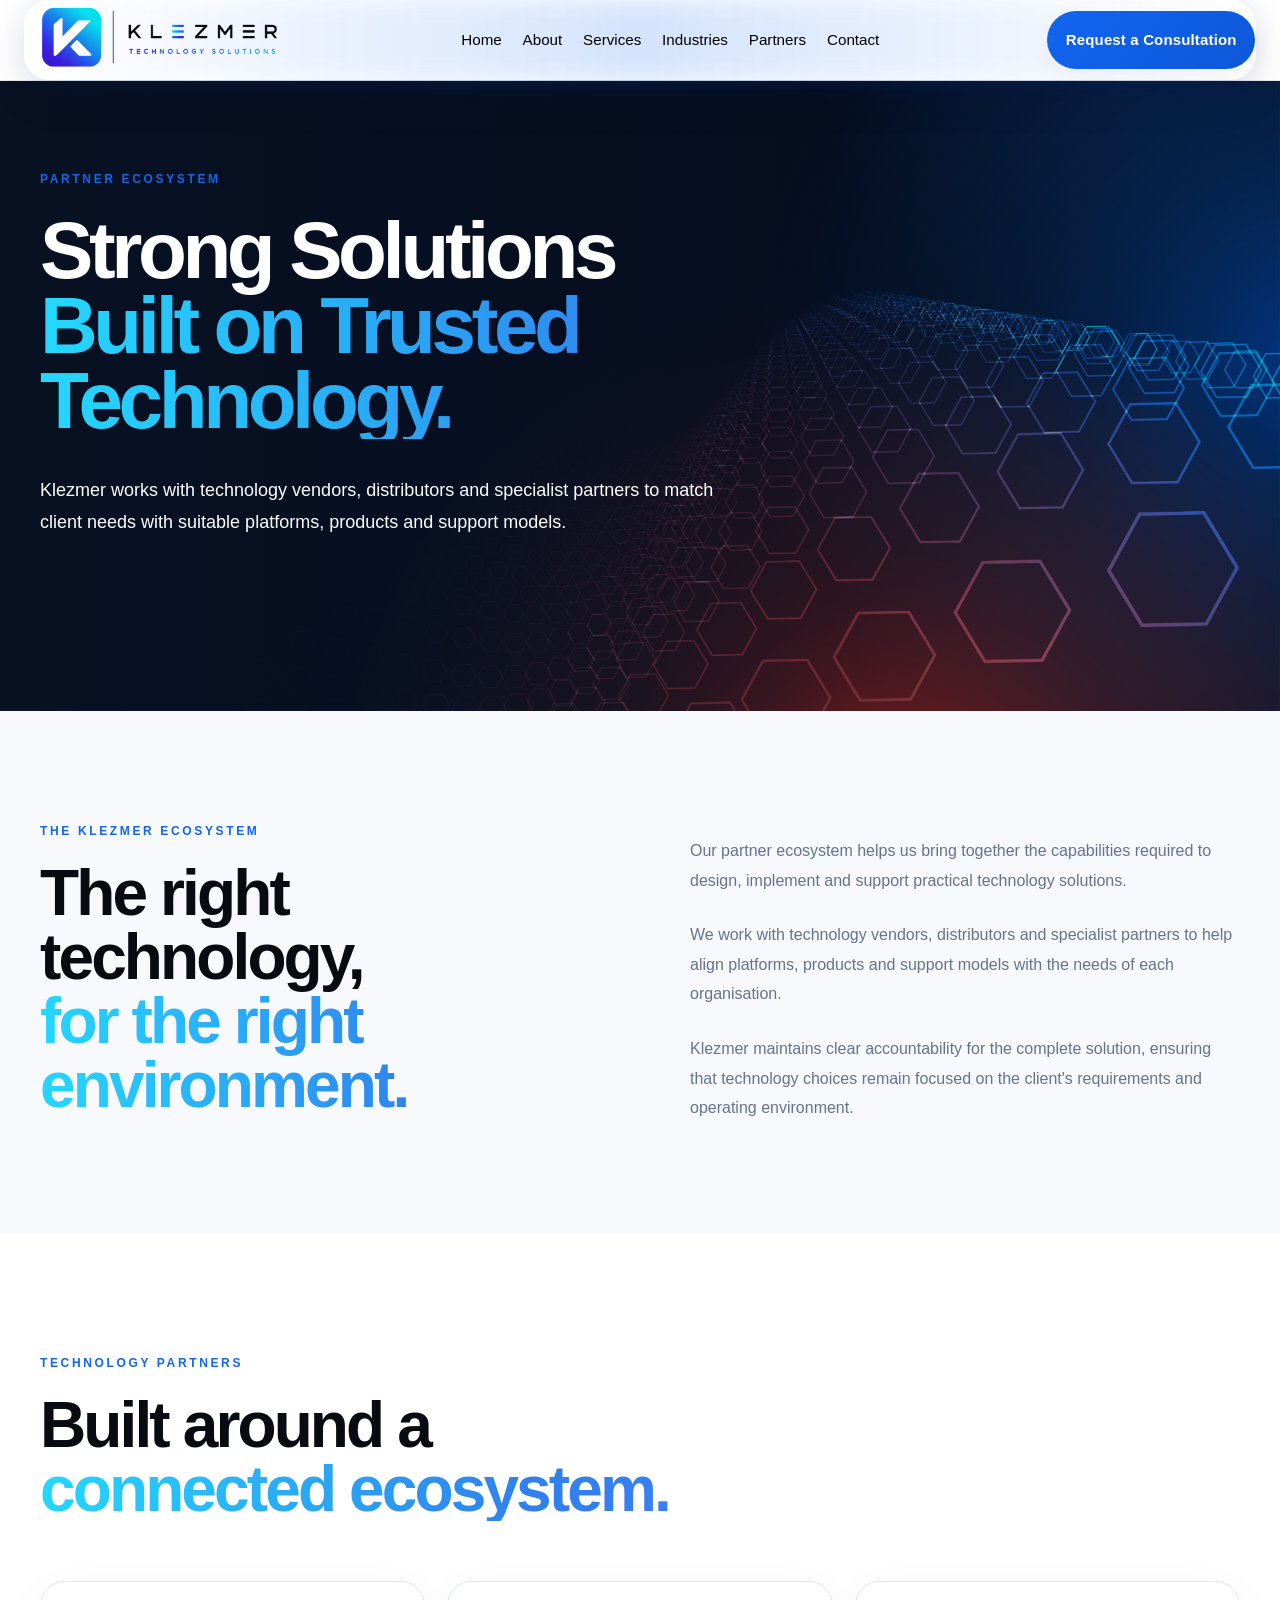
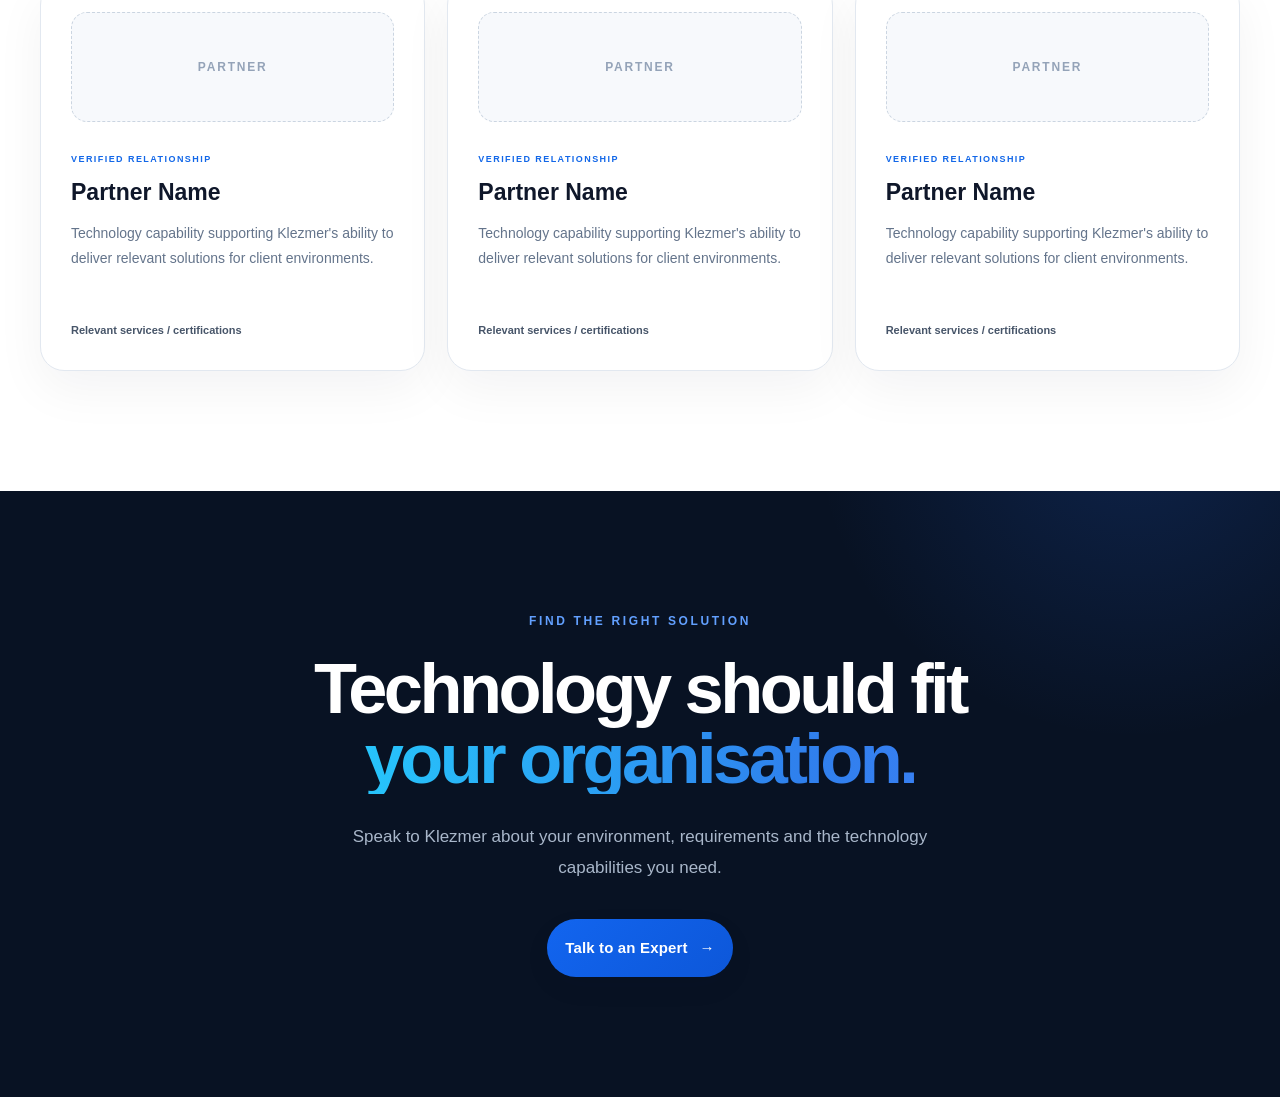
<file: Projects/Klezmer_Website/partners.html>
<!DOCTYPE html>
<html lang="en">

<head>
    <meta charset="UTF-8" />
    <meta name="viewport" content="width=device-width, initial-scale=1.0" />
    <meta name="description"
        content="Klezmer helps ambitious teams modernize digital experiences with strategy, software delivery, and managed technology services." />
    <title>Klezmer | IT Consulting & Technology Solutions</title>
    <link rel="stylesheet" href="css/reset.css" />
    <link rel="stylesheet" href="css/variables.css" />
    <link rel="stylesheet" href="css/typography.css" />
    <link rel="stylesheet" href="css/layout.css" />
    <link rel="stylesheet" href="css/navigation.css" />
    <link rel="stylesheet" href="css/buttons.css" />
    <link rel="stylesheet" href="css/hero.css" />
    <link rel="stylesheet" href="css/cards.css" />
    <link rel="stylesheet" href="css/components.css" />
    <link rel="stylesheet" href="css/animations.css" />
    <link rel="stylesheet" href="css/responsive.css" />
    <link rel="stylesheet" href="css/about.css" />
    <link rel="stylesheet" href="css/contact.css" />
    <link rel="stylesheet" href="css/partner.css" />
</head>

<body>
    <header class="site-header">

        <div class="header-wrapper">

            <nav class="navbar container" aria-label="Primary navigation">

                <a href="index.html" class="logo">

                    <img src="assets/images/Logo.png" alt="Klezmer IT Solutions" class="logo-image">

                </a>

                <button class="nav-toggle" aria-expanded="false" aria-label="Toggle navigation">

                    <span></span>
                    <span></span>
                    <span></span>

                </button>

                <div class="nav-links">

                    <a href="index.html">Home</a>
                    <a href="about.html">About</a>
                    <a href="services.html">Services</a>
                    <a href="industries.html">Industries</a>
                    <a href="partners.html">Partners</a>
                    <a href="contact.html">Contact</a>

                </div>

                <a class="btn btn-primary nav-cta" href="contact.html">

                    Request a Consultation

                </a>

            </nav>

        </div>

    </header>
    <main>
<!-- =========================================================
     PARTNERS HERO
========================================================= -->

<section class="partners-hero">

    <div class="partners-hero-container">

        <div class="partners-hero-content">

            <p class="eyebrow">
                PARTNER ECOSYSTEM
            </p>

            <h1 class="partners-title">
                Strong Solutions
                <span class="gradient-text">
                    Built on Trusted Technology.
                </span>
            </h1>

            <p class="partners-hero-text">
                Klezmer works with technology vendors, distributors and
                specialist partners to match client needs with suitable
                platforms, products and support models.
            </p>

        </div>

    </div>

</section>

<!-- =========================================================
     PARTNER ECOSYSTEM
========================================================= -->

<section class="partner-ecosystem">

    <div class="partner-ecosystem-container">

        <div class="partner-ecosystem-heading">

            <p class="eyebrow">
                THE KLEZMER ECOSYSTEM
            </p>

            <h2>
                The right technology,
                <span class="gradient-text">
                    for the right environment.
                </span>
            </h2>

        </div>


        <div class="partner-ecosystem-content">

            <p>
                Our partner ecosystem helps us bring together the
                capabilities required to design, implement and support
                practical technology solutions.
            </p>

            <p>
                We work with technology vendors, distributors and
                specialist partners to help align platforms, products
                and support models with the needs of each organisation.
            </p>

            <p>
                Klezmer maintains clear accountability for the complete
                solution, ensuring that technology choices remain focused
                on the client's requirements and operating environment.
            </p>

        </div>

    </div>

</section>

<!-- =========================================================
     PARTNER CARDS
========================================================= -->

<section class="partners-list">

    <div class="partners-list-container">

        <div class="partners-list-heading">

            <p class="eyebrow">
                TECHNOLOGY PARTNERS
            </p>

            <h2>
                Built around a
                <span class="gradient-text">
                    connected ecosystem.
                </span>
            </h2>

        </div>


        <div class="partners-grid">


            <!-- PARTNER 01 -->

            <article class="partner-card">

                <div class="partner-logo-placeholder">
                    PARTNER
                </div>

                <div class="partner-card-content">

                    <span class="partner-status">
                        VERIFIED RELATIONSHIP
                    </span>

                    <h3>
                        Partner Name
                    </h3>

                    <p>
                        Technology capability supporting Klezmer's
                        ability to deliver relevant solutions for
                        client environments.
                    </p>

                    <span class="partner-services">
                        Relevant services / certifications
                    </span>

                </div>

            </article>


            <!-- PARTNER 02 -->

            <article class="partner-card">

                <div class="partner-logo-placeholder">
                    PARTNER
                </div>

                <div class="partner-card-content">

                    <span class="partner-status">
                        VERIFIED RELATIONSHIP
                    </span>

                    <h3>
                        Partner Name
                    </h3>

                    <p>
                        Technology capability supporting Klezmer's
                        ability to deliver relevant solutions for
                        client environments.
                    </p>

                    <span class="partner-services">
                        Relevant services / certifications
                    </span>

                </div>

            </article>


            <!-- PARTNER 03 -->

            <article class="partner-card">

                <div class="partner-logo-placeholder">
                    PARTNER
                </div>

                <div class="partner-card-content">

                    <span class="partner-status">
                        VERIFIED RELATIONSHIP
                    </span>

                    <h3>
                        Partner Name
                    </h3>

                    <p>
                        Technology capability supporting Klezmer's
                        ability to deliver relevant solutions for
                        client environments.
                    </p>

                    <span class="partner-services">
                        Relevant services / certifications
                    </span>

                </div>

            </article>


        </div>

    </div>

</section>

<!-- =========================================================
     PARTNER CTA
========================================================= -->

<section class="partners-cta">

    <div class="partners-cta-container">

        <div class="partners-cta-content">

            <p class="eyebrow">
                FIND THE RIGHT SOLUTION
            </p>

            <h2>
                Technology should fit
                <span class="gradient-text">
                    your organisation.
                </span>
            </h2>

            <p>
                Speak to Klezmer about your environment, requirements
                and the technology capabilities you need.
            </p>

            <a href="contact.html" class="btn btn-primary">

                Talk to an Expert

                <span>→</span>

            </a>

        </div>

    </div>

</section>
    </main>
</body>

</html>
</file>
<file: Projects/Klezmer_Website/css/variables.css>
:root {

    /*==========================================================
    BRAND
  ==========================================================*/

    --brand-blue: #1265EF;
    --brand-blue-dark: #0D57D9;
    --brand-blue-light: #5AA9FF;

    /*==========================================================
    BACKGROUNDS
  ==========================================================*/

    --bg: #FFFFFF;
    --bg-soft: #F8FAFC;
    --surface: #FFFFFF;
    --surface-strong: #F3F6FA;
    /*==========================================================
    ACCENTS
  ==========================================================*/

    --accent: var(--brand-blue);
    --accent-strong: var(--brand-blue-dark);

    /*==========================================================
    BORDERS
  ==========================================================*/

    --border: #E5EAF0;

    /*==========================================================
    SHADOWS
  ==========================================================*/

    --shadow: 0 18px 44px rgba(15, 23, 42, 0.06);
    --shadow-soft: 0 10px 28px rgba(15, 23, 42, 0.05);
    --shadow-card: 0 14px 34px rgba(15, 23, 42, 0.04);

    /*==========================================================
    LAYOUT
  ==========================================================*/

    --radius-lg: 24px;
    --radius-md: 16px;
    --radius-sm: 12px;

    --container: min(1200px, calc(100% - 2rem));

    --focus-ring: 0 0 0 3px rgba(18, 101, 239, 0.20);

}
</file>
<file: Projects/Klezmer_Website/css/typography.css>
body {
  font-family: "Inter", "Segoe UI", Roboto, Arial, sans-serif;
  line-height: 1.7;
  background: var(--bg);
  
}

h1,
h2,
h3,
p {
  margin-top: 0;
}

h1,
h2 {
  line-height: 1.12;
}

h1 {
  font-size: clamp(2.45rem, 4.8vw, 3.7rem);
  margin-bottom: 1rem;
  letter-spacing: -0.02em;
}

h2 {
  font-size: clamp(1.7rem, 3vw, 2.2rem);
  margin-bottom: 0.8rem;
  letter-spacing: -0.01em;
}

h3 {
  font-size: 1.08rem;
  margin-bottom: 0.55rem;
}

p {
  margin-bottom: 0;
  font-size: 1rem;
}

.hero-subtitle {
  font-size: 1.15rem;
  font-weight: 600;
  color: var(--text-primary);
  margin-bottom: 1rem;
}

.hero-text {
  font-size: 1.02rem;
  max-width: 62ch;
}
</file>
<file: Projects/Klezmer_Website/css/layout.css>
.container {
  width: var(--container);
  margin: 0 auto;
}

.section-stack {
  padding-top: 5rem;
}

.section {
  padding: 3rem 0 3.8rem;
}

.section-alt {
  padding: 3.3rem 0;
  background: var(--bg-soft);
}

.split-layout {
  display: grid;
  grid-template-columns: 1fr 1fr;
  gap: 1.8rem;
  align-items: center;
}

.card-grid {
  display: grid;
  grid-template-columns: repeat(3, minmax(0, 1fr));
  gap: 1.1rem;
}

.about-section {

    padding: 8rem 0;

}

.about-grid {

    display: grid;

    grid-template-columns: 1fr 1fr;

    gap: 5rem;

    align-items: center;

}

.about-content {

    max-width: 620px;

}

.about-features {

    margin-top: 2rem;

    padding: 0;

    list-style: none;

}

.about-features li {

    display: flex;

    align-items: center;

    gap: .8rem;

    margin-bottom: 1rem;

    font-weight: 500;

}

.about-features li::before {

    content: "✓";

    color: var(--accent);

    font-weight: 700;

}

.about-card {
position: relative;

    height: 540px;

    border-radius: 32px;

    overflow: hidden;

    background: linear-gradient(135deg,
            #071B3B,
            #0F4AB8,
            #2F80ED,
            #4F46E5,
            #071B3B);

    background-size: 400% 400%;

    animation: gradientShift 20s ease infinite;

    box-shadow: 0 30px 70px rgba(15, 23, 42, .18);

}

.about-card::before {

        content: "";
        
            position: absolute;
        
            width: 420px;
        
            height: 420px;
        
            top: -120px;
        
            left: -80px;
        
            border-radius: 50%;
        
            background: rgba(0, 255, 255, .22);
        
            filter: blur(120px);
        
            animation: floatGlow 14s ease-in-out infinite;

}

.about-card::after {

    content: "";

    position: absolute;

    inset: 0;

    background-image:

        linear-gradient(rgba(255, 255, 255, .05) 1px,
            transparent 1px),

        linear-gradient(90deg,
            rgba(255, 255, 255, .05) 1px,
            transparent 1px);

    background-size: 34px 34px;

    opacity: .45;

}

.glass-panel {

    position: absolute;

    backdrop-filter: blur(18px);

    background: rgba(255, 255, 255, .08);

    border: 1px solid rgba(255, 255, 255, .12);

    border-radius: 22px;

}

.panel-1 {

    width: 180px;

    height: 120px;

    top: 80px;

    left: 60px;

}

.panel-2 {

    width: 220px;

    height: 140px;

    right: 50px;

    top: 180px;

}

.panel-3 {

    width: 150px;

    height: 90px;

    bottom: 60px;

    left: 120px;

}

.panel-1 {

    animation: floatGlass 9s ease-in-out infinite;

}

.panel-2 {

    animation: floatGlass 12s ease-in-out infinite;

}

.panel-3 {

    animation: floatGlass 10s ease-in-out infinite;

}

.about-card-content {

    position: relative;

    z-index: 10;

    height: 100%;

    display: flex;

    flex-direction: column;

    justify-content: center;

    padding: 3rem;

    color: #fff;

}

.about-label {

    font-size: .85rem;

    font-weight: 600;

    letter-spacing: .18em;

    text-transform: uppercase;

    color: rgba(255, 255, 255, .75);

    margin-bottom: 1rem;

}

.about-card-content h3 {

    font-size: 2rem;

    line-height: 1.3;

    margin-bottom: 3rem;

    max-width: 320px;

}

.about-stats {

    display: flex;

    gap: 4rem;

}

.about-stat {

    display: flex;

    flex-direction: column;

}

.about-stat strong {

    font-size: 3rem;

    font-weight: 700;

    line-height: 1;

}

.about-stat span {

    margin-top: .6rem;

    font-size: .95rem;

    color: rgba(255, 255, 255, .8);

}

.site-footer {
  margin-top: 1rem;
}

.footer-content {
  display: flex;
  justify-content: space-between;
  align-items: center;
  gap: 1rem;
  padding-top: 1.3rem;
  border-top: 1px solid var(--border);
}


@keyframes gradientShift {

    0% {

        background-position: 0% 50%;

    }

    50% {

        background-position: 100% 50%;

    }

    100% {

        background-position: 0% 50%;

    }

}

@keyframes floatGlass {

    0% {

        transform: translateY(0);

    }

    50% {

        transform: translateY(-12px);

    }

    100% {

        transform: translateY(0);

    }

}

/*==================================================
WHY KLEZMER
==================================================*/

.why-klezmer {

    position: relative;

    overflow: hidden;

    padding: 8rem 0;

    background:

        radial-gradient(circle at 15% 20%,
            rgba(0, 195, 255, .22),
            transparent 35%),

        radial-gradient(circle at 90% 65%,
            rgba(18, 101, 239, .25),
            transparent 40%),

        radial-gradient(circle at 55% 110%,
            rgba(0, 90, 255, .16),
            transparent 45%),

        linear-gradient(135deg,
            #020817,
            #071B3B 45%,
            #08101F);

}

.why-klezmer::before {

    content: "";

    position: absolute;

    inset: -25%;

    background:

        radial-gradient(circle,
            rgba(0, 195, 255, .15),
            transparent 60%);

    filter: blur(120px);

    animation:
        auroraMove 14s linear infinite;

}
@keyframes auroraMove {

    0% {

        transform:
            translate(-8%, 0%) scale(1);

    }

    50% {

        transform:
            translate(8%, 6%) scale(1.15);

    }

    100% {

        transform:
            translate(-8%, 0%) scale(1);

    }

}

.why-klezmer::after {

    content: "";

    position: absolute;

    inset: 0;

    background-image:

        radial-gradient(rgba(255, 255, 255, .45) 1px,
            transparent 1px);

    background-size:

        70px 70px;

    opacity: .15;

    animation:

        particles 30s linear infinite;

}

@keyframes particles {

    from {

        transform:
            translateY(0);

    }

    to {

        transform:
            translateY(-70px);

    }

}


.why-klezmer h2 {
    color: #ffffff;
}

.why-klezmer .eyebrow {
    color: #4FC3FF;
}

@keyframes rotateRing {

    from {

        transform: rotate(0deg);

    }

    to {

        transform: rotate(360deg);

    }

}

@keyframes rotateRingReverse {

    from {

        transform: rotate(360deg);

    }

    to {

        transform: rotate(0deg);

    }

}

.why-card {

position: relative;

    z-index: 2;

    padding: 35px;

    border-radius: 34px;

    background: linear-gradient(180deg,
            rgba(15, 32, 74, .92),
            rgba(7, 18, 46, .82));

    backdrop-filter: blur(22px);

    border: 1px solid rgba(255, 255, 255, .08);

    box-shadow:
        0 35px 80px rgba(0, 0, 0, .45),
        inset 0 1px 0 rgba(255, 255, 255, .08);

    overflow: hidden;

}

.why-card::before {

    content: "";

    position: absolute;

    top: -160px;

    right: -160px;

    width: 320px;

    height: 320px;

    border-radius: 50%;

    background: rgba(41, 121, 255, .22);

    filter: blur(90px);

    animation: floatGlow 10s ease-in-out infinite;

}

.why-feature {

    position: relative;
    
        display: grid;
    
        grid-template-columns: 80px 1fr 40px;
    
        align-items: center;
    
        gap: 24px;
    
        padding: 28px;
    
        margin-bottom: 20px;
    
        border-radius: 24px;
    
        background: rgba(255, 255, 255, .03);
    
        border: 1px solid rgba(255, 255, 255, .06);
    
        transition: all .35s ease;
    
        overflow: hidden;

}

.why-feature::before {

    content: "";

    position: absolute;

    left: 0;

    top: 0;

    width: 4px;

    height: 100%;

    background: #4FC3FF;

    transform: scaleY(0);

    transition: .35s;

}

.why-feature:hover {

    transform: translateX(12px);
    
        background: rgba(255, 255, 255, .05);
    
        border-color: rgba(79, 195, 255, .25);
    
        box-shadow:
    
            0 15px 40px rgba(0, 0, 0, .25),
    
            0 0 30px rgba(79, 195, 255, .12);

}

.why-feature:hover::before {

    transform: scaleY(1);

}

.why-feature:hover .feature-icon {

    transform: scale(1.08);

    box-shadow:

        0 0 35px rgba(79, 195, 255, .35);

}

.why-card {

    overflow: hidden;

}

.why-card::after {

    content: "";

    position: absolute;

    top: -200px;

    left: -250px;

    width: 220px;

    height: 800px;

    background:

        linear-gradient(transparent,

            rgba(255, 255, 255, .08),

            transparent);

    transform: rotate(25deg);

    animation: cardShimmer 10s linear infinite;

}

.why-feature.active {

    background:

        linear-gradient(90deg,

            rgba(79, 195, 255, .12),

            rgba(255, 255, 255, .04));

    border-color: rgba(79, 195, 255, .25);

}

.why-feature.active::after {

    content: "";

    position: absolute;

    inset: -2px;

    border-radius: 24px;

    border: 1px solid rgba(79, 195, 255, .18);

    pointer-events: none;

}

@keyframes cardShimmer {

    from {

        left: -300px;

    }

    to {

        left: 900px;

    }

}


.feature-arrow {

    font-size: 2rem;

    color: #4FC3FF;

    opacity: .4;

    transition: .35s;

}

.why-feature:hover .feature-arrow {

    opacity: 1;

    transform: translateX(8px);

}

.feature-icon {

    width: 74px;
    
        height: 74px;
    
        border-radius: 50%;
    
        display: flex;
    
        justify-content: center;
    
        align-items: center;
    
        background:
    
            radial-gradient(circle,
    
                rgba(79, 195, 255, .18),
    
                rgba(79, 195, 255, .05));
    
        border: 1px solid rgba(79, 195, 255, .25);
    
        transition: .35s;

}

.feature-icon svg {

    width: 34px;

    height: 34px;

}

.feature-text h3 {

    color: white;

    font-size: 1.7rem;

    margin-bottom: 12px;

}

.feature-text p {

    color: rgba(255, 255, 255, .72);

    line-height: 1.8;

}

.why-footer {

    display: flex;

    align-items: center;

    gap: 18px;

    margin-top: 35px;

    padding-top: 25px;

    border-top: 1px solid rgba(255, 255, 255, .08);

}

.status-dot {

    width: 12px;

    height: 12px;

    border-radius: 50%;

    background: #45C6FF;

    box-shadow:

        0 0 15px #45C6FF;

    animation: pulse 2s infinite;

}

@keyframes pulse {

    0% {

        transform: scale(1);

        opacity: 1;

    }

    50% {

        transform: scale(1.4);

        opacity: .5;

    }

    100% {

        transform: scale(1);

        opacity: 1;

    }

}

@keyframes floatGlow {

    0% {

        transform: translateY(0);

    }

    50% {

        transform: translateY(25px);

    }

    100% {

        transform: translateY(0);

    }

}

.feature-item {

    padding: 2rem 0;

    border-bottom: 1px solid rgba(255, 255, 255, .08);

}

.feature-item:last-child {

    border-bottom: none;

}

.feature-item strong {

    display: block;

    margin-bottom: .6rem;

    color: #fff;

    font-size: 1.35rem;

    font-weight: 600;

}

.feature-item p {

    color: #fff;

}

.why-content {

    position: relative;

    z-index: 5;

}

.why-content h2 {

    font-size: clamp(3rem, 5vw, 4.8rem);

    line-height: 1.05;

    margin: 1rem 0 2rem;

}


.why-klezmer .why-card p {
    color: rgba(255, 255, 255, .72);
}



/* .why-klezmer .feature-item p {
    color: rgba(255, 255, 255, .82);
} */

/*==================================================
CTA BANNER
==================================================*/

.cta-banner {

    position: relative;
    
        overflow: hidden;
    
        display: grid;
    
        grid-template-columns: 1fr auto;
    
        align-items: center;
    
        gap: 80px;
    
        padding: 70px;
    
        border-radius: 36px;

        max-width: 1320px;
        
            margin: 0 auto;
        
            width: 100%;
        
            border-radius: 36px;

    background: linear-gradient(135deg,
            #071B3B,
            #0F4AB8,
            #071B3B);

    box-shadow:
    
            0 40px 90px rgba(0, 0, 0, .28);

}

.cta-banner>div {

    max-width: 700px;

    position: relative;

    z-index: 2;

}

.cta-banner::before {

    content: "";
    
        position: absolute;
    
        right: -140px;
    
        top: -100px;
    
        width: 420px;
    
        height: 420px;
    
        border-radius: 50%;

    background:
    
            radial-gradient(circle,
                rgba(76, 102, 255, .45),
                transparent 70%);

    filter: blur(60px);

    

}

.cta-banner::after {

    content: "";
    
        position: absolute;
    
        left: -180px;
    
        bottom: -180px;
    
        width: 700px;
    
        height: 280px;
    
        background:
    
            radial-gradient(ellipse,
    
                rgba(45, 225, 255, .25),
    
                transparent 70%);
    
        filter: blur(50px);

}

.cta-banner>* {

    position: relative;

    z-index: 2;

}

.cta-banner h2 {

    font-size: clamp(2.2rem, 3vw, 3.4rem);

    line-height: 1.1;

    color: #fff;

    margin-top: 1rem;

}

.cta-description {

    margin-top: 28px;

    max-width: 620px;

    color: rgba(255, 255, 255, .78);

    font-size: 1.1rem;

    line-height: 1.9;

}

.cta-email {

    display: flex;

    align-items: center;

    gap: 22px;

    padding: 22px 34px;

    border-radius: 100px;

    text-decoration: none;

    color: white;

    font-weight: 700;

    font-size: 1.1rem;

    background:

        linear-gradient(90deg,
            #1DAFFF,
            #4E7FFF,
            #8A5CFF);

    box-shadow:

        0 15px 35px rgba(38, 118, 255, .35);

    transition: .35s;

}

.cta-email:hover {

    transform:

        translateY(-5px) scale(1.02);

}

.cta-email strong {

    transition: .35s;

}

.cta-email:hover strong {

    transform: translateX(8px);

}

.cta-meta {

    display: flex;

    gap: 45px;

    margin-top: 45px;

    padding-top: 30px;

    border-top: 1px solid rgba(255, 255, 255, .08);

}

.meta-item {

    display: flex;

    gap: 14px;

    align-items: center;

}

.meta-icon {

    width: 56px;

    height: 56px;

    display: flex;

    justify-content: center;

    align-items: center;

    border-radius: 50%;

    background:

        rgba(255, 255, 255, .05);

    border:

        1px solid rgba(59, 214, 255, .30);

    color: #35D9FF;

    font-size: 1.4rem;

}

.meta-item strong {

    display: block;

    color: white;

}

.cta-banner .eyebrow {

    display: inline-flex;

    align-items: center;

    gap: 12px;

    padding: 10px 18px;

    border-radius: 100px;

    background: rgba(255, 255, 255, .06);

    border: 1px solid rgba(79, 195, 255, .25);

    color: #4FC3FF;

    font-size: .78rem;

    font-weight: 700;

    letter-spacing: .22em;

    text-transform: uppercase;

    backdrop-filter: blur(12px);

}

.eyebrow-dot {

    width: 8px;

    height: 8px;

    border-radius: 50%;

    background: #35D9FF;

    box-shadow:

        0 0 14px rgba(53, 217, 255, .7);

    animation: pulseDot 2s ease-in-out infinite;

}

@keyframes pulseDot {

    0%,
    100% {

        transform: scale(1);

        opacity: 1;

    }

    50% {

        transform: scale(1.5);

        opacity: .6;

    }

}

.cta-button {

    position: relative;

    display: inline-flex;

    align-items: center;

    gap: 18px;

    padding: 22px 34px;

    border-radius: 999px;

    text-decoration: none;

    color: #fff;

    font-weight: 700;

    font-size: 1.05rem;

    background: linear-gradient(90deg,
            #22C8FF,
            #2F80ED,
            #6D5BFF);

    overflow: hidden;

    box-shadow:

        0 18px 45px rgba(47, 128, 237, .35),

        inset 0 1px 1px rgba(255, 255, 255, .20);

    transition: .4s ease;

}

.cta-button::before {

    content: "";

    position: absolute;

    inset: 0;

    background: linear-gradient(115deg,

            transparent 20%,

            rgba(255, 255, 255, .28) 50%,

            transparent 80%);

    transform: translateX(-140%);

}

.cta-button:hover::before {

    animation: buttonSweep .8s ease;

}

.cta-button:hover {

    transform:

        translateY(-5px) scale(1.03);

    box-shadow:

        0 28px 60px rgba(47, 128, 237, .45),

        0 0 40px rgba(98, 102, 255, .35);

}

.cta-icon {

    width: 48px;

    height: 48px;

    border-radius: 50%;

    display: flex;

    justify-content: center;

    align-items: center;

    background: rgba(255, 255, 255, .12);

    border: 1px solid rgba(255, 255, 255, .18);

    backdrop-filter: blur(10px);

}

.cta-icon svg {

    width: 22px;

    height: 22px;

}

.cta-arrow {

    transition: .35s ease;

    font-size: 1.2rem;

}

.cta-button:hover .cta-arrow {

    transform: translateX(8px);

}

.cta-text {

    white-space: nowrap;

}

.cta-button::after {

    content: "";

    position: absolute;

    inset: -2px;

    border-radius: 999px;

    border: 1px solid rgba(255, 255, 255, .15);

    pointer-events: none;

}

/*==================================================
HEADER
==================================================*/

.site-header {

    position: fixed;

    top: 18px;

    left: 0;

    width: 100%;

    z-index: 1000;

}

.header-wrapper {

    position: relative;

    width: min(1360px, calc(100% - 48px));

    margin: 0 auto;

    border-radius: 26px;

    background: rgba(255, 255, 255, .72);

    backdrop-filter: blur(22px);

    -webkit-backdrop-filter: blur(22px);

    border: 1px solid rgba(255, 255, 255, .65);

    box-shadow:

        0 15px 45px rgba(15, 23, 42, .10),

        0 0 30px rgba(18, 101, 239, .08);

}

.navbar {

    width: 100%;

    height: 78px;

    display: flex;

    align-items: center;

    justify-content: space-between;

    padding: 0 3rem;

}

.header-wrapper::before {

    content: "";

    position: absolute;

    inset: -2px;

    border-radius: 28px;

    background:

        linear-gradient(90deg,
            transparent,
            rgba(18, 101, 239, .18),
            transparent);

    filter: blur(12px);

    z-index: -1;

}

.logo {

    display: flex;

    align-items: center;

    text-decoration: none;

}
.logo-image {

    height: 150px;

    width: auto;

    display: block;

    transition: .35s ease;

}

.logo:hover .logo-image {

    transform: scale(1.04);

}

.why-description {

    max-width: 560px;

    margin: 2rem 0;

    font-size: 1.08rem;

    line-height: 1.9;

    color:#fff

}

.why-title {

    font-size: clamp(3.2rem, 5vw, 5.2rem);

    line-height: 1.05;

    font-weight: 800;

    color: #fff;

}

.gradient-text {

    background: linear-gradient(90deg,
            #24D8FF 0%,
            #2F80ED 35%,
            #4F7DFF 65%,
            #7B61FF 100%);

    background-size: 200% auto;

    -webkit-background-clip: text;

    background-clip: text;

    -webkit-text-fill-color: transparent;

    animation: gradientFlow 6s linear infinite;

}

@keyframes gradientFlow {

    from {

        background-position: 0%;

    }

    to {

        background-position: 200%;

    }

}

.why-highlights {

    display: flex;

    flex-direction: column;

    gap: 18px;

    margin: 40px 0;

}

.highlight-item {

    display: flex;

    align-items: center;

    gap: 16px;

    color: white;

    font-weight: 500;

}

.highlight-item span {

    width: 30px;

    height: 30px;

    display: flex;

    justify-content: center;

    align-items: center;

    border-radius: 50%;

    background: rgba(79, 195, 255, .15);

    color: #4FC3FF;

}

.why-stats {

    display: flex;

    gap: 50px;

    margin-top: 50px;

}

.why-stats strong {

    display: block;

    font-size: 2.2rem;

    color: white;

}

.why-stats span {

    color: rgba(255, 255, 255, .65);

}

/*==========================================================
  HOW WE WORK
===========================================================*/

.process-section {

    position: relative;

    padding: 8rem 0;

    background: var(--bg-soft);

    overflow: hidden;

}

.process-heading {

    max-width: 760px;

    margin-bottom: 5rem;

}

.process-heading h2 {

    margin: 1rem 0 1.5rem;

    font-size: clamp(2.4rem, 4vw, 3.6rem);

    line-height: 1.05;

    letter-spacing: -.04em;

}

.process-intro {

    max-width: 650px;

    color: var(--text-secondary);

    font-size: 1.08rem;

    line-height: 1.8;

}

.process-track {

    position: relative;

    display: grid;

    grid-template-columns:
        repeat(4, 1fr);

    gap: 2rem;

}

.process-line {

    position: absolute;

    top: 30px;

    left: 30px;

    right: 30px;

    height: 1px;

    background: var(--border);

    z-index: 0;

}

.step-marker {

    position: relative;

    z-index: 2;

    width: 60px;

    height: 60px;

    display: flex;

    align-items: center;

    justify-content: center;

    border-radius: 50%;

    background: #fff;

    border: 1px solid var(--border);

    box-shadow:
        0 10px 25px rgba(15, 23, 42, .06);

    transition: .35s ease;

}

.step-marker span {

    font-size: .8rem;

    font-weight: 800;

    color: var(--text-muted);

    letter-spacing: .08em;

}

.process-step.active .step-marker {

    background: var(--brand-blue);

    border-color: var(--brand-blue);

    box-shadow:

        0 12px 35px rgba(18, 101, 239, .28);

}

.process-step.active .step-marker span {

    color: #fff;

}

.step-content {

    padding-top: 1.8rem;

    max-width: 260px;

}

.step-label {

    margin-bottom: .5rem;

    color: var(--brand-blue);

    font-size: .75rem;

    font-weight: 800;

    letter-spacing: .16em;

    text-transform: uppercase;

}

.step-content h3 {

    margin-bottom: .8rem;

    font-size: 1.2rem;

    color: var(--text-primary);

}

.step-content>p:last-child {

    color: var(--text-secondary);

    line-height: 1.7;

    font-size: .95rem;

}

.process-step {

    transition: .35s ease;

}

.process-step:hover {

    transform: translateY(-6px);

}

.process-step:hover .step-marker {

    border-color: var(--brand-blue);

    transform: scale(1.08);

}

.process-line{
    background: #D8E2F0;

    height: 2px;
}

/*==========================================================
  SOLUTIONS / TECHNOLOGY ECOSYSTEM
==========================================================*/

.ecosystem-section {
    position: relative;
    padding: 9rem 0;
    background: #ffffff;
    overflow: hidden;
}

.ecosystem-heading {
    max-width: 760px;
    margin-bottom: 5rem;
}

.ecosystem-heading h2 {
    margin: 1rem 0 1.4rem;
    font-size: clamp(2.5rem, 4vw, 3.8rem);
    line-height: 1.05;
    letter-spacing: -0.04em;
}

.ecosystem-heading>p:last-child {
    max-width: 680px;
    color: var(--text-secondary);
    font-size: 1.05rem;
    line-height: 1.8;
}

.ecosystem {
    position: relative;
    width: 100%;
    max-width: 1100px;
    height: 620px;
    margin: 0 auto;
}

.ecosystem-lines {
    position: absolute;
    inset: 0;
    pointer-events: none;
}

.ecosystem-lines .line {
    position: absolute;
    height: 2px;
    background: linear-gradient(90deg,
            transparent,
            rgba(18, 101, 239, .25),
            transparent);
    transform-origin: left center;
}

.line-cloud {
    width: 220px;
    left: 50%;
    top: 50%;
    transform: rotate(-90deg);
}

.line-security {
    width: 250px;
    left: 50%;
    top: 50%;
    transform: rotate(210deg);
}

.line-network {
    width: 250px;
    left: 50%;
    top: 50%;
    transform: rotate(-30deg);
}

.line-backup {
    width: 250px;
    left: 50%;
    top: 50%;
    transform: rotate(145deg);
}

.line-communications {
    width: 250px;
    left: 50%;
    top: 50%;
    transform: rotate(35deg);
}

.ecosystem-core {
    position: absolute;

    left: 50%;
    top: 50%;

    transform: translate(-50%, -50%);

    width: 190px;
    height: 190px;

    border-radius: 50%;

    display: flex;
    flex-direction: column;

    align-items: center;
    justify-content: center;

    background:
        radial-gradient(circle at 50% 40%,
            #ffffff 0%,
            #eef5ff 55%,
            #dceaff 100%);

    border: 1px solid rgba(18, 101, 239, .25);

    box-shadow:
        0 30px 80px rgba(18, 101, 239, .16);

    z-index: 5;
}

.core-logo {
    width: 68px;
    height: 68px;

    display: flex;
    align-items: center;
    justify-content: center;

    border-radius: 20px;

    background:
        linear-gradient(135deg,
            #1265EF,
            #5AA9FF);

    box-shadow:
        0 12px 30px rgba(18, 101, 239, .3);
}

.core-logo strong {
    color: #ffffff;
    font-size: 2.3rem;
    font-weight: 800;
}

.ecosystem-core>span {
    margin-top: 14px;

    font-size: .8rem;
    font-weight: 800;

    letter-spacing: .2em;

    color: var(--text-primary);
}

.ecosystem-core small {
    margin-top: 5px;

    color: var(--text-muted);

    font-size: .7rem;
}

.ecosystem-node {
    position: absolute;

    width: 220px;

    padding: 20px;

    border-radius: 20px;

    background: rgba(255, 255, 255, .92);

    border: 1px solid #e3eaf3;

    box-shadow:
        0 18px 45px rgba(15, 23, 42, .07);

    backdrop-filter: blur(12px);

    z-index: 4;

    transition:
        transform .35s ease,
        box-shadow .35s ease,
        border-color .35s ease;
}

.node-icon {
    width: 48px;
    height: 48px;

    display: flex;
    align-items: center;
    justify-content: center;

    margin-bottom: 14px;

    border-radius: 14px;

    background:
        linear-gradient(180deg,
            #eef5ff,
            #e4f0ff);
}

.node-icon img {
    width: 25px;
    height: 25px;

    object-fit: contain;
}

.ecosystem-node strong {
    display: block;

    margin-bottom: 5px;

    font-size: 1rem;
}

.ecosystem-node span {
    color: var(--text-secondary);

    font-size: .88rem;

    line-height: 1.5;
}

.node-cloud {

    top: -20px;
    left: 50%;

    transform: translateX(-50%);

}

.node-security {

    top: 115px;
    left: 130px;

}

.node-network {

    top: 100px;
    right: 130px;

}

.node-backup {

    bottom: 25px;
    left: 150px;

}

.node-communications {

    bottom: 25px;
    right: 150px;

}

.ecosystem-node:hover {

    transform: translateY(-8px);

    border-color:
        rgba(18, 101, 239, .3);

    box-shadow:
        0 25px 60px rgba(18, 101, 239, .12);

}

.node-cloud:hover {
    transform: translateX(-50%) translateY(-8px);
}

.node-security:hover {
    transform: translateY(-8px);
}

.node-network:hover {
    transform: translateY(-8px);
}

.node-backup:hover {
    transform: translateY(-8px);
}

.node-communications:hover {
    transform: translateY(-8px);
}

.ecosystem-footer {

    display: flex;

    justify-content: center;

    align-items: center;

    gap: 12px;

    margin-top: 4rem;

}

.ecosystem-status {

    width: 9px;
    height: 9px;

    border-radius: 50%;

    background: #00c878;

    box-shadow:
        0 0 12px rgba(0, 200, 120, .5);

}

.ecosystem-footer p {

    margin: 0;

    color: var(--text-secondary);

    font-size: .95rem;

}

/*==========================================================
  INDUSTRIES / WHO WE SERVE
===========================================================*/

.industries-section {

    position: relative;

    padding: 9rem 0;

    background: var(--bg-soft);

    overflow: hidden;

}

.industries-heading {

    max-width: 820px;

    margin-bottom: 5rem;

}

.industries-heading h2 {

    margin: 1rem 0 1.5rem;

    font-size: clamp(2.5rem, 4vw, 3.8rem);

    line-height: 1.05;

    letter-spacing: -.04em;

}

.industries-heading>p:last-child {

    max-width: 680px;

    color: var(--text-secondary);

    font-size: 1.05rem;

    line-height: 1.8;

}

.industries-layout {

    display: grid;

    grid-template-columns: .9fr 1.1fr;

    gap: 5rem;

    align-items: stretch;

}

.industry-feature {

    position: relative;

    min-height: 430px;

    padding: 3rem;

    display: flex;

    flex-direction: column;

    justify-content: flex-end;

    border-radius: 28px;

    overflow: hidden;

    background:

        radial-gradient(circle at 80% 15%,
            rgba(90, 169, 255, .28),
            transparent 35%),

        linear-gradient(145deg,
            #0f172a,
            #123c78);

    color: #fff;

    box-shadow:

        0 30px 70px rgba(15, 23, 42, .14);

}

.industry-feature-number {

    position: absolute;

    top: 28px;

    right: 30px;

    font-size: .8rem;

    font-weight: 800;

    letter-spacing: .15em;

    opacity: .65;

}

.industry-feature-content {

    max-width: 440px;

}

.industry-label {

    margin-bottom: 1rem;

    color: #7fc3ff;

    font-size: .75rem;

    font-weight: 800;

    letter-spacing: .16em;

    text-transform: uppercase;

}

.industry-feature h3 {

    margin-bottom: 1rem;

    font-size: 2rem;

    letter-spacing: -.02em;

}

.industry-feature-content>p:not(.industry-label) {

    margin-bottom: 2rem;

    color: rgba(255, 255, 255, .72);

    line-height: 1.75;

}

.industry-link {

    display: inline-flex;

    align-items: center;

    gap: 12px;

    color: #fff;

    font-weight: 700;

    text-decoration: none;

}

.industry-link span {

    transition: transform .3s ease;

}

.industry-link:hover span {

    transform: translateX(6px);

}

.industry-list {

    display: flex;

    flex-direction: column;

    border-top: 1px solid var(--border);

}

.industry-item {

    width: 100%;

    min-height: 72px;

    padding: 0 10px;

    display: grid;

    grid-template-columns: 50px 1fr 30px;

    align-items: center;

    gap: 15px;

    border: 0;

    border-bottom: 1px solid var(--border);

    background: transparent;

    color: var(--text-primary);

    text-align: left;

    cursor: pointer;

    transition: .3s ease;

}

.industry-number {

    color: var(--text-muted);

    font-size: .75rem;

    font-weight: 800;

    letter-spacing: .1em;

}

.industry-name {

    font-size: 1.05rem;

    font-weight: 700;

}

.industry-arrow {

    color: var(--text-muted);

    font-size: 1.2rem;

    transition: .3s ease;

}

.industry-item.active {

    color: var(--brand-blue);

}

.industry-item.active .industry-number {

    color: var(--brand-blue);

}

.industry-item.active .industry-arrow {

    transform: translateX(5px);

    color: var(--brand-blue);

}

.industry-item:hover {

    padding-left: 18px;

    color: var(--brand-blue);

}

.industry-item:hover .industry-arrow {

    transform: translateX(5px);

    color: var(--brand-blue);

}

.industry-feature-content {

    transition:
        opacity .18s ease,
        transform .18s ease;

}

.industry-feature-content.changing {

    opacity: 0;

    transform: translateY(8px);

}

/*==========================================================
  CASE STUDIES / RESULTS
===========================================================*/

.case-studies-section {

    position: relative;

    padding: 100px 0;

    background: #ffffff;

    overflow: hidden;

}

.case-heading {

    max-width: 780px;

    margin-bottom: 5rem;

}

.case-heading h2 {

    margin: 1rem 0 1.5rem;

    font-size: clamp(2.5rem, 4vw, 3.8rem);

    line-height: 1.05;

    letter-spacing: -.04em;

}

.case-heading>p:last-child {

    max-width: 680px;

    color: var(--text-secondary);

    font-size: 1.05rem;

    line-height: 1.8;

}

.case-feature {

    display: grid;

    grid-template-columns: 1.1fr .9fr;

    min-height: 520px;

    border-radius: 30px;

    overflow: hidden;

    background: #f8fafc;

    border: 1px solid var(--border);

    box-shadow:
        0 25px 70px rgba(15, 23, 42, .07);

}

.case-visual {

    position: relative;

    min-height: 520px;

    overflow: hidden;

    background:
        radial-gradient(circle at 50% 40%,
            rgba(90, 169, 255, .25),
            transparent 35%),
        linear-gradient(145deg,
            #081223,
            #123c78);

}

.case-visual-grid {

    position: absolute;

    inset: 0;

    background-image:

        linear-gradient(rgba(255, 255, 255, .045) 1px,
            transparent 1px),

        linear-gradient(90deg,
            rgba(255, 255, 255, .045) 1px,
            transparent 1px);

    background-size: 32px 32px;

    opacity: .7;

}

.case-visual-content {

    position: absolute;

    inset: 0;

    display: flex;

    flex-direction: column;

    align-items: center;

    justify-content: center;

    color: #ffffff;

}

.case-number {

    position: absolute;

    top: 28px;

    left: 30px;

    font-size: .75rem;

    font-weight: 800;

    letter-spacing: .18em;

    opacity: .6;

}

.case-visual-mark {

    width: 130px;

    height: 130px;

    display: flex;

    align-items: center;

    justify-content: center;

    border-radius: 35px;

    background:
        linear-gradient(135deg,
            #1265EF,
            #5AA9FF);

    font-size: 4rem;

    font-weight: 800;

    box-shadow:
        0 25px 60px rgba(18, 101, 239, .4);

}

.case-visual-label {

    margin-top: 24px;

    font-size: .75rem;

    font-weight: 700;

    letter-spacing: .16em;

    text-transform: uppercase;

    opacity: .7;

}

.case-content {

    display: flex;

    flex-direction: column;

    justify-content: center;

    padding: 4rem;

}

.case-meta {

    display: flex;

    gap: 10px;

    flex-wrap: wrap;

    margin-bottom: 22px;

}

.case-meta span {

    padding: 7px 12px;

    border-radius: 999px;

    background: #eef5ff;

    color: var(--brand-blue);

    font-size: .72rem;

    font-weight: 700;

}

.case-content h3 {

    margin-bottom: 1rem;

    font-size: clamp(1.8rem, 3vw, 2.5rem);

    letter-spacing: -.03em;

}

.case-content>p {

    max-width: 520px;

    margin-bottom: 2.5rem;

    color: var(--text-secondary);

    line-height: 1.8;

}

.case-results {

    display: grid;

    grid-template-columns:
        repeat(3, 1fr);

    gap: 20px;

    padding: 24px 0;

    border-top: 1px solid var(--border);

    border-bottom: 1px solid var(--border);

}

.case-result {

    display: flex;

    flex-direction: column;

    gap: 5px;

}

.case-result strong {

    color: var(--text-primary);

    font-size: 1rem;

}

.case-result span {

    color: var(--text-muted);

    font-size: .8rem;

}

.case-link {

    display: inline-flex;

    align-items: center;

    gap: 12px;

    width: fit-content;

    margin-top: 2rem;

    color: var(--brand-blue);

    font-weight: 700;

    text-decoration: none;

}

.case-link span {

    transition: transform .3s ease;

}

.case-link:hover span {

    transform: translateX(7px);

}

.case-footer {

    display: flex;

    justify-content: center;

    align-items: center;

    gap: 12px;

    margin-top: 3rem;

}

.case-status-dot {

    width: 8px;

    height: 8px;

    border-radius: 50%;

    background: #00c878;

    box-shadow:
        0 0 12px rgba(0, 200, 120, .45);

}

.case-footer p {

    margin: 0;

    color: var(--text-muted);

    font-size: .9rem;

}
</file>
<file: Projects/Klezmer_Website/css/navigation.css>
.site-header {
  position: sticky;
  top: 0;
  z-index: 20;
  backdrop-filter: blur(16px);
  background: rgba(255, 255, 255, 0.92);
  border-bottom: 1px solid var(--border);
}

.navbar {
  display: flex;
  align-items: center;
  justify-content: space-between;
  gap: 1rem;
  padding: 1.1rem 0;
}

.nav-logo {
  font-size: 1.02rem;
  font-weight: 800;
  letter-spacing: 0.24em;
  color: var(--text-primary);
}

.nav-links {
  display: flex;
  align-items: center;
  gap: 1.35rem;
  color: var(--text-secondary);
  font-size: 0.95rem;
}

/*==================================================
NAVIGATION LINKS
==================================================*/

.nav-links a {

  position: relative;

  display: inline-flex;

  align-items: center;

  padding: .5rem 0;

  color: var(--text-primary);

  text-decoration: none;

  font-weight: 500;

  transition: color .35s ease;

  transition:
  
      color .35s ease,
  
      transform .35s ease;

}

.nav-links a::after {

  content: "";

  position: absolute;

  left: 50%;

  bottom: -8px;

  width: 0;

  height: 3px;

  border-radius: 999px;

  background: linear-gradient(90deg,
      #2F80ED,
      #4FC3FF);

  transform: translateX(-50%);

  transition: width .35s ease;

}

.nav-links a:focus-visible {
  color: var(--accent);
}

.nav-toggle {
  display: none;
  border: 0;
  background: transparent;
  cursor: pointer;
  padding: 0.25rem;
}

.nav-toggle span {
  display: block;
  width: 24px;
  height: 2px;
  margin: 5px 0;
  background: var(--text-primary);
}

.nav-links a:hover {

  color: #1265EF;

}

.nav-links a:hover::after {

  width: 100%;

}

.nav-links a.active {

  color: #1265EF;

  font-weight: 600;

}

.nav-links a.active::after {

  width: 100%;

}
</file>
<file: Projects/Klezmer_Website/css/buttons.css>
.btn {
  display: inline-flex;
  align-items: center;
  justify-content: center;
  border-radius: 999px;
  padding: 0.85rem 1.2rem;
  font-weight: 600;
  letter-spacing: 0.01em;
  transition: transform 180ms ease, box-shadow 180ms ease, background 180ms ease, color 180ms ease;
}

.btn:hover {
  transform: translateY(-1px);
}

.btn-primary {
  background: var(--accent);
  color: #FFFFFF;
  box-shadow: var(--shadow-soft);
}

.btn-primary:hover {
  background: var(--accent-strong);
}

.btn-secondary {
  border: 1px solid var(--border);
  background: var(--surface);
  color: var(--text-primary);
}

.btn-secondary:hover {
  border-color: var(--accent);
  color: var(--accent);
}

a:focus-visible,
button:focus-visible {
  outline: none;
  box-shadow: var(--focus-ring);
  border-radius: 0.35rem;
}
</file>
<file: Projects/Klezmer_Website/css/hero.css>
/* .hero {
  display: grid;
  grid-template-columns: 1.15fr 0.85fr;
  gap: 2.4rem;
  align-items: center;
  padding: 35px 0 3.4rem;
}

.eyebrow {
  display: inline-block;
  margin-bottom: 1rem;
  text-transform: uppercase;
  letter-spacing: 0.24em;
  font-size: 0.74rem;
  font-weight: 700;
  color: var(--accent);
}

.hero-text,
.section-heading p,
.info-card p,
.hero-card p,
.stat-card p {
  color: var(--text-secondary);
}

.hero-actions {
  display: flex;
  flex-wrap: wrap;
  gap: 1rem;
  margin: 1.8rem 0 2rem;
}

.hero-highlights {
  display: flex;
  flex-wrap: wrap;
  gap: 0.75rem;
  padding: 0;
  margin: 0;
  list-style: none;
}

.hero-highlights li {
  padding: 0.7rem 0.95rem;
  border-radius: 999px;
  border: 1px solid var(--border);
  background: var(--surface-strong);
  color: var(--text-secondary);
  font-size: 0.95rem;
}

.hero-card {
  border-radius: var(--radius-lg);
  padding: 1.6rem;
  background: var(--surface);
  border: 1px solid var(--border);
  box-shadow: var(--shadow-card);
}

.card-pill {
  display: inline-block;
  padding: 0.45rem 0.8rem;
  border-radius: 999px;
  background: rgba(18, 101, 239, 0.08);
  color: var(--accent);
  font-size: 0.8rem;
  font-weight: 600;
  margin-bottom: 1rem;
}

.hero-metrics {
  display: grid;
  gap: 0.8rem;
  margin-top: 1.2rem;
}

.hero-metrics div {
  padding: 0.9rem 1rem;
  border-radius: var(--radius-md);
  background: var(--surface-strong);
}

.hero-metrics strong {
  display: block;
  color: var(--text-primary);
}

.hero-metrics span {
  color: var(--text-secondary);
  font-size: 0.95rem;
}

.stats-section {
  padding: 0 0 2.4rem;
}

.stat-card {
  border: 1px solid var(--border);
  border-radius: var(--radius-md);
  padding: 1.1rem 1.15rem;
  background: var(--surface-strong);
}

.stat-card h2 {
  margin-bottom: 0.3rem;
  color: var(--accent);
}

.hero-graphic {
  position: relative;
  min-height: 450px;
  width: 100%;
  margin-top: 1.5rem;
  padding: 100px;
  border: 1px solid var(--border);
  border-radius: 2rem;
  overflow: hidden;
  background: linear-gradient(135deg, rgba(255, 255, 255, 0.98), rgba(248, 250, 252, 0.98));
  box-shadow: var(--shadow-card);
  isolation: isolate;
}

.hero-graphic::before {
  content: "";
  position: absolute;
  inset: 0;
  background-image:
    linear-gradient(rgba(18, 101, 239, 0.07) 1px, transparent 1px),
    linear-gradient(90deg, rgba(18, 101, 239, 0.07) 1px, transparent 1px);
  background-size: 30px 30px;
  opacity: 0.75;
  pointer-events: none;
}

.hero-graphic::after {
  content: "";
  position: absolute;
  inset: 8% 12%;
  border-radius: 50%;
  background: radial-gradient(circle, rgba(90, 169, 255, 0.22) 0%, rgba(18, 101, 239, 0.08) 42%, transparent 72%);
  filter: blur(18px);
  pointer-events: none;
}

.hero-background-grid {
  position: absolute;
  inset: 0;
  background-image:
    linear-gradient(rgba(15, 23, 42, 0.035) 1px, transparent 1px),
    linear-gradient(90deg, rgba(15, 23, 42, 0.035) 1px, transparent 1px);
  background-size: 28px 28px;
  mask-image: linear-gradient(180deg, rgba(0, 0, 0, 0.95), rgba(0, 0, 0, 0.35));
  opacity: 0.7;
  pointer-events: none;
}

.hero-rings {
  position: absolute;
  inset: 50% auto auto 50%;
  width: min(320px, 70vw);
  aspect-ratio: 1;
  transform: translate(-50%, -50%);
  z-index: 1;
  pointer-events: none;
}

.ring {
  position: absolute;
  inset: 0;
  border: 1px solid rgba(18, 101, 239, 0.16);
  border-radius: 50%;
  box-shadow: inset 0 0 0 1px rgba(255, 255, 255, 0.4);
}

.ring-1 {
  transform: scale(0.78);
  opacity: 0.95;
}

.ring-2 {
  transform: scale(1.02);
  opacity: 0.72;
}

.ring-3 {
  transform: scale(1.28);
  opacity: 0.45;
}

.hero-core {
  position: absolute;
  inset: 50% auto auto 50%;
width: clamp(185px, 22vw, 230px);
  aspect-ratio: 1;
  display: grid;
  place-items: center;
  transform: translate(-50%, -50%) scale(1);
  border-radius: 50%;
  border: 1px solid rgba(18, 101, 239, 0.18);
  background: linear-gradient(145deg, #ffffff 0%, #eef6ff 55%, #dceeff 100%);
  box-shadow:
    0 25px 60px rgba(18, 101, 239, 0.15),
    0 0 50px rgba(90, 169, 255, 0.18);
  animation: heroPulse 5s ease-in-out infinite;
  will-change: transform, box-shadow;
}

@keyframes heroPulse {
  0%,
  100% {
    transform: translate(-50%, -50%) scale(1);
    box-shadow:
      0 25px 60px rgba(18, 101, 239, 0.15),
      0 0 50px rgba(90, 169, 255, 0.18);
  }

  50% {
    transform: translate(-50%, -50%) scale(1.03);
    box-shadow:
      0 30px 70px rgba(18, 101, 239, 0.2),
      0 0 70px rgba(90, 169, 255, 0.24);
  }
}

.hero-core::before {
  content: "";
  position: absolute;
  inset: 10px;
  border-radius: 50%;
  background: radial-gradient(circle at 35% 30%, rgba(90, 169, 255, 0.38), rgba(18, 101, 239, 0.06) 56%, transparent 100%);
}

.core-logo {
  position: relative;
  z-index: 1;
  display: flex;
  flex-direction: column;
  align-items: center;
  text-align: center;
}

.core-logo span {
  font-size: clamp(2.15rem, 3.2vw, 2.9rem);
  font-weight: 700;
  line-height: 1;
  letter-spacing: 0.04em;
  color: var(--accent);
}

.core-logo small {
  margin-top: 0.4rem;
  font-size: 0.62rem;
  font-weight: 700;
  letter-spacing: 0.28em;
  color: var(--text-muted);
}

.core-logo p {

    margin-top: 6px;

    font-size: .72rem;

    letter-spacing: .15em;

    text-transform: uppercase;

    color: var(--text-secondary);

}

.hero-lines {
  position: absolute;
  inset: 0;
  z-index: 2;
  pointer-events: none;
}

.hero-lines svg {
  width: 100%;
  height: 100%;
}

.hero-lines line {
  stroke: rgba(18, 101, 239, 0.28);
  stroke-width: 2;
  stroke-linecap: round;
  stroke-dasharray: 10 14;
  stroke-dashoffset: 0;
  filter: drop-shadow(0 0 6px rgba(18, 101, 239, 0.2));
  animation: dataFlow 8s linear infinite;
}

@keyframes dataFlow {
  from {
    stroke-dashoffset: 0;
  }

  to {
    stroke-dashoffset: -180;
  }
}

.service-card {
  position: absolute;
  width: 170px;
  min-height: 135px;
  padding: 0.85rem 0.95rem;
  border: 1px solid rgba(18, 101, 239, 0.12);
  border-radius: var(--radius-md);
  background: rgba(255, 255, 255, 0.82);
  backdrop-filter: blur(10px);
  box-shadow: var(--shadow-soft);
  z-index: 5;
display: flex;

    flex-direction: column;

    align-items: flex-start;

    justify-content: flex-start;
  animation: floatCard 8s ease-in-out infinite;
  will-change: transform;
  transition: transform 220ms ease, box-shadow 220ms ease, border-color 220ms ease, background-color 220ms ease;
}

.service-card:hover {
  transform: translateY(-6px);
  border-color: rgba(18, 101, 239, 0.32);
  box-shadow: 0 16px 38px rgba(18, 101, 239, 0.14);
  background: rgba(255, 255, 255, 0.9);
}

@keyframes floatCard {
0%,
    100% {
        translate: 0 4px;
    }

    50% {
        translate: 0 -6px;
    }
}

.service-card h4 {
  margin: 0 0 0.3rem;
  font-size: 0.9rem;
  color: var(--text-primary);
}

.service-card p {
  margin: 0;
  font-size: 0.75rem;
  color: var(--text-muted);
}



/*==========================================================
  SERVICE ICON
==========================================================*/

.service-icon {
    width: 52px;
    height: 52px;

    display: flex;
    align-items: center;
    justify-content: center;
    align-self: flex-start;

    margin-bottom: 14px;

    border-radius: 14px;

    background: rgba(18, 101, 239, .08);

    transition: .35s ease;
}

.service-icon img {

    width: 30px;
    height: 30px;

}

.service-card:hover .service-icon {

    background: rgba(18, 101, 239, .14);

    transform: scale(1.08);
}

.service-card:hover .service-icon img {

    transform: scale(1.08);

    transition: transform .35s ease;

}

/*==============================
  SERVICE CARD POSITIONS
===============================*/

.cloud {
    top: 2%;
    left: 50%;
    transform: translateX(-50%);
    animation-delay: .2s;
}

.security {
    top: 22%;
    right: 6%;
    animation-delay: 1.1s;
}

.communication {
    bottom: 22%;
    right: 2%;
    animation-delay: 2.4s;
}

.monitoring {
    bottom: 2%;
    left: 50%;
    transform: translateX(-50%);
    animation-delay: 3.7s;
}

.network {
    top: 22%;
    left: -10%;
    animation-delay: 2.1s;
}

.consulting {
    bottom: 22%;
    left: 2%;
    animation-delay: 2.6s;
}

@media (max-width: 900px) {
  .hero-graphic {
    min-height: 380px;
    padding: 1.4rem;
  }

  .service-card {
    width: clamp(120px, 26vw, 140px);
    padding: 0.75rem 0.8rem;
  }

  .cloud {
    left: 3%;
  }

  .security {
    right: 3%;
  }

  .network {
    left: 0.75rem;
  }

  .communication {
    right: 3%;
  }

  .monitoring {
    left: 3%;
  }
}
/*==========================================================
  SERVICE STATUS
==========================================================*/

.service-status {
    display: flex;
    align-items: center;
    gap: 8px;

    margin-top: 14px;

    font-size: .80rem;
    font-weight: 600;

    color: var(--text-secondary);
}

.status-dot {

    width: 8px;
    height: 8px;

    border-radius: 50%;

    background: #22c55e;

    box-shadow:
        0 0 8px rgba(34, 197, 94, .45),
        0 0 16px rgba(34, 197, 94, .20);

    animation: statusPulse 2.5s ease-in-out infinite;
}

@keyframes statusPulse {

    0% {
        transform: scale(1);
        opacity: .8;
    }

    50% {
        transform: scale(1.35);
        opacity: 1;
    }

    100% {
        transform: scale(1);
        opacity: .8;
    }

}

@media (max-width: 720px) {
  .hero-graphic {
    min-height: 560px;
    padding: 2.5rem;
  }

  .hero-core {
    width: 120px;
  }

  .service-card {
    width: 120px;
  }

  .cloud {
    top: auto;
    bottom: 1rem;
    left: 1rem;
  }

  .security {
    top: auto;
    bottom: 1rem;
    right: 1rem;
  }

  .network {
    top: 1rem;
    left: 50%;
    transform: translateX(-50%);
  }

  .communication {
    right: auto;
    left: 50%;
    bottom: 5.3rem;
    transform: translateX(-50%);
  }

  .monitoring {
    left: auto;
    right: 50%;
    bottom: 5.3rem;
    transform: translateX(50%);
  }

  .service-card::before {
    display: none;
  }
}

.hero-title {

  display: flex;

  flex-direction: column;

  gap: 8px;

  margin: 0;

}

.title-line {

  display: block;

  font-size: 80px;

  line-height: .92;

  letter-spacing: -.06em;

  font-weight: 800;

  color: var(--text-primary);

}

.hero-description {

  margin-top: 38px;

  max-width: 560px;

  font-size: 1.12rem;

  line-height: 1.9;

  color: var(--text-muted);

}

.btn {

  display: inline-flex;

  align-items: center;

  justify-content: center;

  gap: 14px;

  height: 58px;

  padding: 0 32px;

  border-radius: 999px;

  font-weight: 700;

  text-decoration: none;

  transition: .35s ease;

  position: relative;

  overflow: hidden;

}

.btn-primary {

  color: #fff;

  background:
    linear-gradient(135deg,
      #1265EF,
      #4DA8FF);

  box-shadow:
    0 18px 40px rgba(18, 101, 239, .25);

}

.btn-primary:hover {

  transform: translateY(-4px);

  box-shadow:
    0 28px 55px rgba(18, 101, 239, .35);

}

.btn-primary::before {

  content: "";

  position: absolute;

  inset: 0;

  background:

    linear-gradient(115deg,

      transparent 30%,

      rgba(255, 255, 255, .25) 50%,

      transparent 70%);

  transform: translateX(-120%);

  transition: .7s;

}

.btn-primary:hover::before {

  transform: translateX(120%);

}

.btn-secondary {

  color: var(--text-primary);

  background: #fff;

  border: 1px solid rgba(15, 23, 42, .08);

  box-shadow:

    0 10px 25px rgba(15, 23, 42, .05);

}

.btn-secondary:hover {

  transform: translateY(-4px);

  border-color: #1265EF;

  color: #1265EF;

  box-shadow:

    0 22px 45px rgba(15, 23, 42, .08);

}

.btn:focus-visible {

  outline: none;

  box-shadow:

    0 0 0 4px rgba(18, 101, 239, .15);

}

.hero-trust {

  display: flex;

  align-items: center;

  gap: 28px;

  margin-top: 60px;

  flex-wrap: wrap;

}

.trust-item {

  display: flex;

  flex-direction: column;

  gap: 6px;

}

.trust-item strong {

  font-size: 2rem;

  font-weight: 800;

  color: var(--text-primary);

  line-height: 1;

}

.trust-item span {

  font-size: .95rem;

  color: var(--text-muted);

}

.trust-divider {

  width: 1px;

  height: 42px;

  background: rgba(15, 23, 42, .08);

}

.trust-item {

  transition: .3s ease;

}

.trust-item {

  transition: .3s ease;

}

.trust-item:hover strong {

  color: var(--brand-blue);

}

/*==========================================================
  HERO BADGE
==========================================================*/

.hero-badge {

  display: inline-flex;

  align-items: center;

  gap: 14px;

  padding: 12px 22px;

  margin-bottom: 34px;

  border-radius: 999px;

  background: rgba(18, 101, 239, .06);

  border: 1px solid rgba(18, 101, 239, .10);

  backdrop-filter: blur(18px);

  transition: .35s ease;

}

.hero-badge:hover {

  transform: translateY(-2px);

  border-color: rgba(18, 101, 239, .22);

  box-shadow:

    0 15px 35px rgba(18, 101, 239, .08);

}

.badge-dot {

  width: 10px;

  height: 10px;

  border-radius: 50%;

  background: #23D5FF;

  box-shadow:

    0 0 16px rgba(35, 213, 255, .8);

  animation: badgePulse 2.5s ease infinite;

}

@keyframes badgePulse {

  0%,
  100% {

    transform: scale(1);

    opacity: 1;

  }

  50% {

    transform: scale(1.45);

    opacity: .6;

  }

}

.badge-text {

  font-size: .8rem;

  font-weight: 700;

  letter-spacing: .18em;

  text-transform: uppercase;

  color: var(--brand-blue);

}

.hero-copy{

  padding:2% 0% 0 10%;

}

.hero-panel{

  padding: 0% 15% 0% 0;
}


.hero-panel {

  display: flex;

  flex-direction: column;

  justify-content: center;

  gap: 28px;

}

/* .video-frame {

  position: relative;

  left: -20%;

  width: 250%;

  max-width: 650px;

  border-radius: 28px;

  overflow: hidden;

  background: #081223;

  box-shadow:

    0 30px 70px rgba(15, 23, 42, .15);

    aspect-ratio: 16/10;

} */



/* .video-frame video {

  width: 100%;

  height: 100%;

  display: block;

  object-fit: cover;

} */



/* .live-badge {

  position: absolute;

  left: 24px;

  bottom: 24px;

  display: flex;

  align-items: center;

  gap: 12px;

  padding: 12px 18px;

  border-radius: 999px;

  background: rgba(255, 255, 255, .15);

  backdrop-filter: blur(14px);

  color: #fff;

  font-size: .8rem;

  font-weight: 700;

  letter-spacing: .15em;

} */

/* .live-dot {

  width: 10px;

  height: 10px;

  border-radius: 50%;

  background: #00D97E;

  box-shadow:

    0 0 14px #00D97E;

  animation: livePulse 2s infinite;

} */

/* @keyframes livePulse{

    0%,100%{

        transform:scale(1);

    }

    50%{

        transform:scale(1.6);

    }

} */

/* .hero-status {

  position: relative;

  display: grid;

  grid-template-columns: repeat(3, 1fr);

  gap: 18px;

  right: 50px;

} */

/* .status-card {

  padding: 22px;

  border-radius: 18px;

  background: #fff;

  border: 1px solid rgba(15, 23, 42, .08);

  box-shadow:

    0 15px 35px rgba(15, 23, 42, .05);

} */

/* .status-card strong {

  display: block;

  margin-bottom: 8px;

}

.status-card span {

  color: var(--accent);

  font-weight: 600;

} */

/* ==========================================================
   HERO
========================================================== */

.hero {

  position: relative;

  min-height: 100vh;

  overflow: hidden;

  display: flex;

  align-items: center;

  background: #ffffff;

}


/* ==========================================================
   VIDEO BACKGROUND
========================================================== */

.hero-video-bg {

  position: absolute;

  top: 0;
  right: 0;
  bottom: 0;

  width: 65%;

  overflow: hidden;

  z-index: 0;

}


.hero-video-bg video {

  width: 100%;
  height: 100%;

  object-fit: cover;

  object-position: center;

  display: block;

}


/* ==========================================================
   VIDEO FADE
========================================================== */

.hero-video-fade {

  position: absolute;

  inset: 0;

  background:

    linear-gradient(90deg,

      #ffffff 0%,

      rgba(255, 255, 255, 0.96) 10%,

      rgba(255, 255, 255, 0.82) 18%,

      rgba(255, 255, 255, 0.52) 30%,

      rgba(255, 255, 255, 0.18) 43%,

      rgba(255, 255, 255, 0) 58%);

  z-index: 1;

  pointer-events: none;

}


/* ==========================================================
   HERO CONTENT
========================================================== */

.hero-copy {

  position: relative;

  z-index: 3;

  width: min(720px, 52%);

  margin-left: clamp(40px, 8vw, 140px);

  padding: 40px 0;

}


/* ==========================================================
   BADGE
========================================================== */

.hero-badge {

  display: inline-flex;

  align-items: center;

  gap: 10px;

  margin-bottom: 28px;

}


.badge-dot {

  width: 8px;
  height: 8px;

  border-radius: 50%;

  background: #1268ff;

  box-shadow:
    0 0 0 5px rgba(18, 104, 255, 0.10);

}


.badge-text {

  font-size: 12px;

  font-weight: 700;

  letter-spacing: 0.18em;

  text-transform: uppercase;

  color: #1268ff;

}


/* ==========================================================
   HERO TITLE
========================================================== */

.hero-title {

  margin: 0;

  line-height: 0.95;

  letter-spacing: -0.055em;

  font-weight: 800;

}


.title-line {

  display: block;

}



/* ==========================================================
   DESCRIPTION
========================================================== */

.hero-description {

  max-width: 650px;

  margin-top: 32px;

  font-size: 17px;

  line-height: 1.75;

  color: #000;

}


/* ==========================================================
   HERO BUTTONS
========================================================== */

.hero-actions {

  display: flex;

  align-items: center;

  gap: 16px;

  margin-top: 34px;

}


.btn {

  display: inline-flex;

  align-items: center;

  justify-content: center;

  gap: 12px;

  min-height: 56px;

  padding: 0 26px;

  border-radius: 999px;

  text-decoration: none;

  font-size: 15px;

  font-weight: 700;

  transition:
    transform 0.25s ease,
    box-shadow 0.25s ease;

}


.btn-primary {

  background: #1268ff;

  color: #ffffff;

  box-shadow:
    0 12px 30px rgba(18, 104, 255, 0.20);

}


.btn-primary:hover {

  transform: translateY(-2px);

  box-shadow:
    0 16px 35px rgba(18, 104, 255, 0.28);

}


.btn-secondary {

  background: rgba(255, 255, 255, 0.72);

  color: #101828;

  border: 1px solid #d8dee8;

  backdrop-filter: blur(10px);

}


.btn-secondary:hover {

  transform: translateY(-2px);

}


/* ==========================================================
   TRUST METRICS
========================================================== */

.hero-trust {

  display: flex;

  align-items: center;

  gap: 26px;

  margin-top: 54px;

}


.trust-item {

  display: flex;

  flex-direction: column;

  gap: 5px;

}


.trust-item strong {

  font-size: 24px;

  font-weight: 800;

  color: #111827;

}


.trust-item span {

  font-size: 12px;

  color: #000;

}


.trust-divider {

  width: 1px;

  height: 38px;

  background: #dce2ea;

}


/* ==========================================================
   STATUS CARDS
========================================================== */

.hero-status {

  position: absolute;

  right: clamp(35px, 5vw, 90px);

  bottom: 55px;

  z-index: 4;

  display: grid;

  grid-template-columns:
    repeat(3, minmax(150px, 1fr));

  gap: 12px;

  width: min(620px, 42%);

}


.status-card {

  padding: 18px 20px;

  border: 1px solid rgba(255, 255, 255, 0.35);

  border-radius: 16px;

  background:
    rgba(255, 255, 255, 0.78);

  backdrop-filter: blur(18px);

  -webkit-backdrop-filter: blur(18px);

  box-shadow:
    0 15px 45px rgba(0, 0, 0, 0.12);

}


.status-card strong {

  display: block;

  margin-bottom: 6px;

  font-size: 13px;

  color: #111827;

}


.status-card span {

  font-size: 12px;

  color: #1268ff;

  font-weight: 700;

}


/* ==========================================================
   TABLET
========================================================== */

@media (max-width: 1100px) {

  .hero-copy {

    width: 58%;

    margin-left: 6vw;

  }

  .hero-video-bg {

    width: 62%;

  }

  .hero-status {

    width: 45%;

    right: 4vw;

  }

}


/* ==========================================================
   MOBILE
========================================================== */

@media (max-width: 800px) {

  .hero {

    min-height: auto;

    padding: 120px 24px 50px;

    display: block;

  }


  .hero-video-bg {

    position: absolute;

    width: 100%;

    height: 100%;

    opacity: 0.22;

  }


  .hero-video-fade {

    background:
      linear-gradient(180deg,
        #ffffff 0%,
        rgba(255, 255, 255, 0.92) 55%,
        rgba(255, 255, 255, 0.70) 100%);

  }


  .hero-copy {

    width: 100%;

    margin: 0;

    padding: 0;

  }


  .hero-title {

    font-size: clamp(48px, 12vw, 70px);

  }


  .hero-description {

    font-size: 16px;

  }


  .hero-actions {

    flex-direction: column;

    align-items: stretch;

  }


  .btn {

    width: 100%;

  }


  .hero-trust {

    flex-wrap: wrap;

    gap: 18px;

  }


  .hero-status {

    position: relative;

    right: auto;

    bottom: auto;

    width: 100%;

    margin-top: 45px;

    grid-template-columns: 1fr;

  }

}
</file>
<file: Projects/Klezmer_Website/css/cards.css>
.section-heading {
  max-width: 720px;
  margin-bottom: 1.7rem;
}

.info-card,
.feature-panel {
  background: var(--surface);
  border: 1px solid var(--border);
  box-shadow: var(--shadow-card);
}

.stats-section {
    padding: 7rem 0;
}

.stats-section .section-heading {
    max-width: 700px;
    margin: 0 auto 4rem;
    text-align: center;
}

.stats-section .section-heading h2 {
    margin: 1rem 0;
}

.stats-section .section-heading p {
    color: var(--text-secondary);
    font-size: 1.05rem;
}

.info-card {
  border-radius: var(--radius-lg);
  padding: 1.45rem;
}

.feature-panel {
  border-radius: var(--radius-lg);
  padding: 1.3rem;
  display: grid;
  gap: 0.9rem;
}

.feature-item {
  padding-bottom: 0.9rem;
  border-bottom: 1px solid var(--border);
}

.feature-item:last-child {
  border-bottom: 0;
  padding-bottom: 0;
}

.site-footer {
  padding: 1.8rem 0 2.2rem;
  color: var(--text-secondary);
}

.footer-links {
  display: flex;
  gap: 1rem;
}

.footer-links a:hover,
.footer-links a:focus-visible {
  color: var(--accent);
}
.stats-grid {
    display: grid;
    grid-template-columns: repeat(4, 1fr);
    gap: 1.75rem;
}
.stat-card {

    background: #fff;

    border: 1px solid rgba(18, 101, 239, .08);

    border-radius: 24px;

    padding: 2rem;

    transition: .35s ease;

    box-shadow:
        0 10px 30px rgba(15, 23, 42, .05);

}

.stat-card:hover {

    transform: translateY(-8px);

    border-color: rgba(18, 101, 239, .25);

    box-shadow:
        0 25px 60px rgba(15, 23, 42, .10);

}
.stat-icon {

    transition: .35s ease;

    width: 64px;

    height: 64px;

    display: flex;

    justify-content: center;

    align-items: center;

    margin-bottom: 1.5rem;

    border-radius: 18px;

    background:
        linear-gradient(180deg,
            #EEF5FF,
            #E4F0FF);

}

.stat-icon svg {

    width: 30px;

    height: 30px;

    stroke: var(--accent);

}

.stat-icon img {
    width: 30px;
    height: 30px;
    object-fit: contain;
    transition: transform .35s ease;
}

.stat-card:hover .stat-icon img {
    transform: scale(1.08);
}

.stat-card:hover .stat-icon {

    transform:
        translateY(-4px) rotate(-5deg);

}

.stat-card h3 {

    font-size: 2rem;

    font-weight: 700;

    margin-bottom: .35rem;

    color: var(--text-primary);

}
.stat-card h4 {

    margin-bottom: .8rem;

    font-size: 1.05rem;

}
.stat-card p {

    color: var(--text-secondary);

    line-height: 1.7;

}

.stat-card::before {
    content: "";

    position: absolute;

    left: 0;
    top: 0;

    width: 100%;
    height: 4px;

    background: linear-gradient(90deg,
            var(--brand-blue),
            var(--brand-blue-light));

    transform: scaleX(0);

    transform-origin: left;

    transition: transform .35s ease;
}

.stat-card {
    position: relative;
    overflow: hidden;
}

.stat-card:hover::before {
    transform: scaleX(1);
}

.stats-section {
    padding: 8rem 0;
}

/*==========================================================
  SERVICES SECTION
==========================================================*/

.services-track {

    width: 100%;

    overflow-x: auto;

    overflow-y: hidden;

    padding: 2rem 0;

}

.services-slider {

    display: flex;

    gap: 2rem;

    align-items: stretch;

    width: max-content;

}

/*==========================================================
  SERVICE TILE
==========================================================*/

.service-tile {

    position: relative;

    flex: 0 0 340px;

    min-height: 380px;

    padding: 2.2rem;

    border-radius: 24px;

    background: #ffffff;

    border: 1px solid rgba(18, 101, 239, .08);

    box-shadow: 0 12px 35px rgba(15, 23, 42, .06);

    display: flex;

    flex-direction: column;

    overflow: hidden;

    transition: all .35s ease;

}

.tile-icon {

    width: 68px;

    height: 68px;

    margin: 2rem 0;

    display: flex;

    align-items: center;

    justify-content: center;

    border-radius: 18px;

    background: linear-gradient(180deg,
            #EEF5FF,
            #E4F0FF);

}

.tile-icon img {

    width: 32px;

    height: 32px;

    object-fit: contain;

}

.service-tile h3 {

    margin-bottom: 1rem;

    font-size: 1.4rem;

    color: var(--text-primary);

}

.service-tile p {

    color: var(--text-secondary);

    line-height: 1.8;

}

.tile-link {

    margin-top: auto;

    padding-top: 2rem;

    display: inline-flex;

    align-items: center;

    gap: 2.5rem;

    text-decoration: none;

    color: var(--accent);

    font-weight: 600;

    transition: .3s ease;

}

.service-tile:hover {

    transform: translateY(-8px);

    border-color: rgba(18, 101, 239, .25);

    box-shadow: 0 25px 60px rgba(15, 23, 42, .10);

}

.service-tile::before {

    content: "";

    position: absolute;

    left: 0;

    top: 0;

    width: 100%;

    height: 4px;

    background: linear-gradient(90deg,
            var(--accent),
            #5aa9ff);

    transform: scaleX(0);

    transform-origin: left;

    transition: transform .35s ease;

}

.service-tile:hover::before {

    transform: scaleX(1);

}

.tile-link span {

    transition: transform .3s ease;

}

.service-tile:hover .tile-link span {

    transform: translateX(6px);

}

.tile-number {
    font-size: .85rem;
    font-weight: 700;
    letter-spacing: .18em;
    color: var(--accent);
    opacity: .9;
}

.tile-link {

    margin-top: auto;

    display: inline-flex;

    align-items: center;

    gap: .6rem;

    font-weight: 600;

    color: var(--accent);

    text-decoration: none;

    transition: color .3s ease;

}

.tile-arrow {

    display: inline-block;

    transition: transform .35s ease;

}

.service-tile:hover .tile-arrow {

    transform: translateX(10px);

}

.service-tile:hover .tile-link {

    color: var(--brand-blue);

}

/*==========================================================
  SERVICES TRACK
==========================================================*/

.services-track {

    overflow: hidden;

    width: 100%;

    position: relative;

    padding: 2rem 0;

}

.services-track-inner {

    display: flex;

    width: max-content;

    animation: serviceScroll 45s linear infinite;

}

.services-slider {

    display: flex;

    gap: 2rem;

    padding-right: 2rem;

}

.services-track:hover .services-track-inner {

    animation-play-state: paused;

}

@keyframes serviceScroll {

    from {

        transform: translateX(0);

    }

    to {

        transform: translateX(-50%);

    }

}
</file>
<file: Projects/Klezmer_Website/css/components.css>
.skip-link {
  position: absolute;
  left: 1rem;
  top: -3rem;
  z-index: 100;
  padding: 0.7rem 1rem;
  border-radius: 999px;
  background: var(--text-primary);
  color: var(--bg);
  font-weight: 600;
}

.skip-link:focus {
  top: 1rem;
}

.nav-logo {
  font-size: 1.1rem;
  font-weight: 800;
  letter-spacing: 0.24em;
}

.nav-links {
  display: flex;
  align-items: center;
  gap: 1.3rem;
  color: var(--text-secondary);
}

.nav-links a:hover,
.nav-links a:focus-visible {
  color: var(--text-primary);
}

.nav-toggle {
  display: none;
  border: 0;
  background: transparent;
  cursor: pointer;
  padding: 0.25rem;
}

.nav-toggle span {
  display: block;
  width: 24px;
  height: 2px;
  background: var(--text-primary);
  margin: 5px 0;
}

.btn {
  display: inline-flex;
  align-items: center;
  justify-content: center;
  border-radius: 999px;
  padding: 0.8rem 1.15rem;
  font-weight: 600;
  transition: transform 180ms ease, background 180ms ease, box-shadow 180ms ease;
}

.btn:hover {
  transform: translateY(-1px);
}

.btn-primary {
  background: linear-gradient(135deg, var(--accent), var(--accent-strong));
  color: var(--bg);
  box-shadow: var(--shadow-soft);
}

.btn-secondary {
  border: 1px solid var(--border);
  background: rgba(255, 255, 255, 0.04);
  color: var(--text-primary);
}

.services-btn-secondary {
  border: 1px solid var(--border);
  background: rgba(255, 255, 255, 0.04);
  color: #fff;
}

.section-heading h2,
.split-layout h2{
  margin: 0 0 1rem;
  line-height: 1.1;
  font-size: clamp(2rem, 4vw, 3.2rem);
}

.eyebrow {
  margin: 0 auto 0.75rem;
  text-transform: uppercase;
  letter-spacing: 0.24em;
  font-size: 0.75rem;
  color: var(--accent);
}

.hero-text,
.info-card,
.hero-card {
  color: var(--text-secondary);
}

.hero-actions {
  display: flex;
  flex-wrap: wrap;
  gap: 1rem;
  margin: 1.5rem 0;
}

.hero-points {
  list-style: none;
  padding: 0;
  margin: 0;
  display: grid;
  gap: 0.65rem;
  color: var(--text-secondary);
}

.hero-points li::before {
  content: "•";
  color: var(--accent);
  margin-right: 0.5rem;
}

.hero-card,
.info-card,
.feature-panel {
  background: var(--surface);
  border: 1px solid var(--border);
  box-shadow: var(--shadow);
}

.hero-card {
  border-radius: var(--radius-lg);
  padding: 1.5rem;
}

.card-pill {
  display: inline-block;
  padding: 0.4rem 0.75rem;
  border-radius: 999px;
  background: rgba(125, 211, 252, 0.14);
  color: var(--accent);
  font-size: 0.8rem;
  font-weight: 600;
  margin-bottom: 1rem;
}

.stat-stack {
  display: grid;
  gap: 0.85rem;
  margin-top: 1.25rem;
}

.stat-stack div {
  padding: 0.8rem 1rem;
  border-radius: var(--radius-md);
  background: rgba(255, 255, 255, 0.04);
}

.stat-stack strong {
  display: block;
  font-size: 1.1rem;
  color: var(--text-primary);
}

.stat-stack span {
  color: var(--text-secondary);
  font-size: 0.95rem;
}

.logo-list {
  display: flex;
  flex-wrap: wrap;
  gap: 0.8rem;
}

.logo-list span {
  padding: 0.55rem 0.9rem;
  border: 1px solid var(--border);
  border-radius: 999px;
  background: rgba(255, 255, 255, 0.03);
}

.section-heading {
  max-width: 720px;
  margin-bottom: 1.5rem;
}

.info-card {
  border-radius: var(--radius-lg);
  padding: 1.4rem;
}

.feature-panel {
  border-radius: var(--radius-lg);
  padding: 1.25rem;
  display: grid;
  gap: 0.9rem;
}

.feature-item {
  padding-bottom: 0.9rem;
  border-bottom: 1px solid var(--border);
}

.feature-item:last-child {
  border-bottom: 0;
  padding-bottom: 0;
}

.site-footer {
  padding: 1.5rem 0 2rem;
  color: var(--text-secondary);
}

.footer-links {
  display: flex;
  gap: 1rem;
}
</file>
<file: Projects/Klezmer_Website/css/animations.css>
.reveal {
  opacity: 0;
  transform: translateY(1.25rem);
  transition: opacity 400ms ease, transform 400ms ease;
}

.reveal.is-visible {
  opacity: 1;
  transform: translateY(0);
}

@media (prefers-reduced-motion: reduce) {
  html {
    scroll-behavior: auto;
  }

  *,
  *::before,
  *::after {
    animation: none !important;
    transition: none !important;
  }
}
</file>
<file: Projects/Klezmer_Website/css/responsive.css>
@media (max-width: 900px) {
  .hero,
  .split-layout,
  .card-grid {
    grid-template-columns: 1fr;
  }

  .cta-banner,
  .footer-content {
    flex-direction: column;
    align-items: flex-start;
  }
}

@media (max-width: 720px) {
  .nav-toggle {
    display: inline-block;
  }

  .nav-links {
    display: none;
    flex-direction: column;
    position: absolute;
    top: calc(100% + 0.5rem);
    left: 0;
    width: 100%;
    padding: 1rem;
    border: 1px solid var(--border);
    border-radius: var(--radius-md);
    background: rgba(255, 255, 255, 0.98);
  }

  .nav-links.is-open {
    display: flex;
  }

  .navbar {
    position: relative;
  }

  .nav-cta {
    display: none;
  }

  .hero {
    padding-top: 2.8rem;
  }
}
</file>
<file: Projects/Klezmer_Website/css/about.css>
/* =========================================================
   ABOUT PAGE
========================================================= */


/* =========================================================
   ABOUT HERO
========================================================= */

.about-hero {

    position: relative;

    min-height: 500px;

    display: flex;

    align-items: center;

    overflow: hidden;

    padding: 10px 0 0px;

    background-image:
            linear-gradient(90deg,
                rgba(8, 18, 35, 0.95),
                rgba(8, 18, 35, 0.70),
                rgba(8, 18, 35, 0.30)),
            url("../images/about-bg.jpg");

            background-size: cover;
            
                background-position: center;

}


.about-hero-grid {

    position: absolute;

    inset: 0;

    background-image:
        linear-gradient(rgba(15, 23, 42, 0.035) 1px,
            transparent 1px),
        linear-gradient(90deg,
            rgba(15, 23, 42, 0.035) 1px,
            transparent 1px);

    background-size: 28px 28px;

    mask-image:
        linear-gradient(180deg,
            rgba(0, 0, 0, .9),
            rgba(0, 0, 0, .15));

    pointer-events: none;

}


.about-hero-content {

    position: relative;

    max-width: 1000px;

    z-index: 2;

}


.about-title {

    margin: 0 0 35px;

    font-size: 80px;

    line-height: .94;

    letter-spacing: -0.055em;

    font-weight: 800;

    max-width: 1000px;
    
    color:#ffffff;

}


.about-hero-description {

    max-width: 850px;

    font-size: 1.25rem;

    line-height: 1.8;

    color: #ffffff;

}

.about-eyebrow{

    display: inline-block;
    margin-bottom: 24px;
    color: #1267e8;
    font-size: 12px;
    font-weight: 700;
    letter-spacing: 0.22em;
    text-transform: uppercase;
}


/* =========================================================
   WHO WE ARE
========================================================= */

.about-who {

    background: #f8fafc;

}


.who-grid {

    display: grid;

    grid-template-columns: 0.8fr 1.2fr;

    gap: 100px;

    margin-top: 90px;

}


.who-heading {

    position: relative;

}


.section-number {

    display: inline-flex;

    align-items: center;

    justify-content: center;

    width: 52px;

    height: 52px;

    border-radius: 50%;

    background: #1267e8;

    color: white;

    font-size: .85rem;

    font-weight: 700;

    margin-bottom: 30px;

}


.who-heading h3 {

    font-size: 2.8rem;

    line-height: 1.1;

    letter-spacing: -0.04em;

    max-width: 420px;

}


.who-content {

    max-width: 700px;

}


.who-content p {

    font-size: 1.1rem;

    line-height: 1.8;

    color: #475569;

    margin-bottom: 25px;

}


/* =========================================================
   MISSION + VISION
========================================================= */

.mission-section {

    background: #ffffff;

}


.mission-grid {

    display: grid;

    grid-template-columns: repeat(2, 1fr);

    gap: 28px;

}


.mission-card {

    position: relative;

    padding: 55px;

    min-height: 420px;

    border: 1px solid #e2e8f0;

    border-radius: 28px;

    background: #ffffff;

    box-shadow: 0 20px 60px rgba(15, 23, 42, .05);

    overflow: hidden;

}


.card-number {

    position: absolute;

    top: 35px;

    right: 40px;

    font-size: 4rem;

    font-weight: 800;

    color: #eef2f7;

}


.mission-card h2 {

    position: relative;

    max-width: 500px;

    margin: 35px 0;

    font-size: 2.8rem;

    line-height: 1.05;

    letter-spacing: -.04em;

}


.mission-card>p:last-child {

    position: relative;

    max-width: 560px;

    color: #64748b;

    font-size: 1.05rem;

    line-height: 1.8;

}


/* =========================================================
   VALUES
========================================================= */

.values-section {

    background: #f8fafc;

}


.section-intro {

    max-width: 750px;

}


.section-intro.centered {

    margin: 0 auto 80px;

    text-align: center;

}


.section-eyebrow {

    margin: 0 0 22px;

    text-transform: uppercase;

    letter-spacing: .24em;

    font-size: .75rem;

    font-weight: 700;

    color: #1267e8;

}


.section-intro h2 {

    margin: 0;

    font-size: clamp(3rem, 5vw, 5rem);

    line-height: 1;

    letter-spacing: -.05em;

}


.section-intro>p:last-child {

    margin-top: 25px;

    color: #64748b;

    font-size: 1.1rem;

}


.values-grid {

    display: grid;

    grid-template-columns: repeat(3, 1fr);

    gap: 20px;

}


.value-card {

    padding: 38px;

    min-height: 280px;

    border-radius: 24px;

    border: 1px solid #e2e8f0;

    background: #ffffff;

    transition: transform .3s ease, box-shadow .3s ease;

}


.value-card:hover {

    transform: translateY(-6px);

    box-shadow: 0 25px 60px rgba(15, 23, 42, .08);

}


.value-number {

    display: block;

    margin-bottom: 45px;

    color: #1267e8;

    font-size: .8rem;

    font-weight: 800;

    letter-spacing: .15em;

}


.value-card h3 {

    margin-bottom: 15px;

    font-size: 1.5rem;

}


.value-card p {

    margin: 0;

    color: #64748b;

    line-height: 1.7;

}


/* =========================================================
   COMPANY FACTS
========================================================= */

.company-facts {

    background: #ffffff;

}


.facts-header {

    display: flex;

    align-items: flex-end;

    justify-content: space-between;

    gap: 50px;

    margin-bottom: 65px;

}


.facts-header h2 {

    margin: 0;

    font-size: clamp(3rem, 5vw, 5rem);

    line-height: 1;

    letter-spacing: -.05em;

}


.facts-header>p {

    max-width: 350px;

    color: #64748b;

    line-height: 1.7;

}


.facts-grid {

    display: grid;

    grid-template-columns: repeat(4, 1fr);

    gap: 16px;

}


.fact-card {

    padding: 30px;

    min-height: 220px;

    border: 1px solid #e2e8f0;

    border-radius: 22px;

    background: #ffffff;

}


.fact-card span {

    display: block;

    margin-bottom: 25px;

    text-transform: uppercase;

    letter-spacing: .15em;

    font-size: .7rem;

    font-weight: 700;

    color: #64748b;

}


.fact-card strong {

    display: block;

    margin-bottom: 12px;

    font-size: 1.25rem;

    line-height: 1.3;

}


.fact-card small {

    display: block;

    color: #64748b;

    line-height: 1.6;

}


/* =========================================================
   CTA
========================================================= */

.about-cta {

    background: #f8fafc;

}


.cta-card {

    position: relative;

    overflow: hidden;

    padding: 90px;

    border-radius: 32px;

    background: #071426;

    color: #ffffff;

    text-align: center;

}


.cta-card::before {

    content: "";

    position: absolute;

    width: 500px;

    height: 500px;

    border-radius: 50%;

    background:
        radial-gradient(circle,
            rgba(37, 99, 235, .35),
            transparent 70%);

    top: -250px;

    right: -100px;

}


.cta-card>* {

    position: relative;

}


.cta-card .section-eyebrow {

    color: #60a5fa;

}


.cta-card h2 {

    max-width: 850px;

    margin: 20px auto 25px;

    font-size: clamp(3rem, 5vw, 5rem);

    line-height: 1;

    letter-spacing: -.05em;

}


.cta-card>p:not(.section-eyebrow) {

    max-width: 700px;

    margin: 0 auto 35px;

    color: #cbd5e1;

    font-size: 1.05rem;

    line-height: 1.8;

}


/* =========================================================
   RESPONSIVE
========================================================= */

@media (max-width: 1000px) {

    .who-grid {

        grid-template-columns: 1fr;

        gap: 50px;

    }

    .values-grid {

        grid-template-columns: repeat(2, 1fr);

    }

    .facts-grid {

        grid-template-columns: repeat(2, 1fr);

    }

}


@media (max-width: 700px) {

    .about-hero {

        min-height: auto;

        padding: 120px 0 80px;

    }

    .about-title {

        font-size: 3.5rem;

    }

    .about-hero-description {

        font-size: 1rem;

    }

    .mission-grid {

        grid-template-columns: 1fr;

    }

    .mission-card {

        padding: 35px;

    }

    .values-grid {

        grid-template-columns: 1fr;

    }

    .facts-grid {

        grid-template-columns: 1fr;

    }

    .facts-header {

        display: block;

    }

    .facts-header>p {

        margin-top: 25px;

    }

    .cta-card {

        padding: 55px 25px;

    }

}
</file>
<file: Projects/Klezmer_Website/css/contact.css>
.contact-hero {

    position: relative;

    padding: 35px 0 140px;

    display: flex;

    background: #fff;

    overflow: hidden;

    align-items: center;

    min-height: 630px;

}

.contact-hero-container {

        position: relative;
            z-index: 1;
            width: min(1200px, calc(100% - 80px));
            margin: 0 auto;


}

.contact-hero-content {

    max-width: 900px;



}

.contact-title {

            margin: 0 0 35px;
            font-size: 80px;
            line-height: .94;
            letter-spacing: -0.055em;
            font-weight: 800;
            max-width: 1000px;
    

}

/* =========================================================
   CONTACT MAIN
========================================================= */

.contact-main {

    padding: 120px 0 140px;

    background: #f7f9fc;

}


.contact-main-container {

    width: min(1200px, calc(100% - 80px));

    margin: 0 auto;

    display: grid;

    grid-template-columns:
        minmax(320px, 0.8fr) minmax(500px, 1.2fr);

    gap: 90px;

    align-items: start;

}

/* =========================================================
   CONTACT DETAILS
========================================================= */

.contact-details {

    padding-top: 10px;

}


.contact-details .eyebrow {

    margin-bottom: 20px;

    color: #1267e8;

    font-size: 12px;

    font-weight: 700;

    letter-spacing: 0.22em;

    text-transform: uppercase;

}


.contact-details h2 {

    margin: 0;

    color: #080b12;

    font-size: clamp(42px, 4.5vw, 62px);

    line-height: 1;

    letter-spacing: -0.045em;

}


.contact-details h2 .gradient-text {

    display: block;

}


.contact-details-intro {

    max-width: 470px;

    margin: 28px 0 45px;

    color: #64748b;

    font-size: 16px;

    line-height: 1.8;

}


.contact-detail {

    padding: 23px 0;

    border-top: 1px solid #dfe5ed;

}


.contact-detail:last-child {

    border-bottom: 1px solid #dfe5ed;

}


.contact-detail-label {

    display: block;

    margin-bottom: 9px;

    color: #94a3b8;

    font-size: 10px;

    font-weight: 700;

    letter-spacing: 0.17em;

}


.contact-detail a {

    display: block;

    width: fit-content;

    margin-bottom: 5px;

    color: #0f172a;

    font-size: 16px;

    font-weight: 600;

    text-decoration: none;

    transition: color 0.2s ease;

}


.contact-detail a:hover {

    color: #1267e8;

}


.contact-detail address {

    color: #334155;

    font-size: 15px;

    line-height: 1.7;

    font-style: normal;

}


.contact-detail-pending span:last-child {

    color: #64748b;

    font-size: 14px;

}

/* =========================================================
   CONTACT FORM
========================================================= */

.contact-form-wrapper {

    padding: 42px;

    border-radius: 28px;

    background: #ffffff;

    border: 1px solid #e3e8ef;

    box-shadow:
        0 25px 70px rgba(15, 23, 42, 0.07);

}


.contact-form-header {

    margin-bottom: 35px;

}


.contact-form-label {

    display: block;

    margin-bottom: 13px;

    color: #1267e8;

    font-size: 10px;

    font-weight: 700;

    letter-spacing: 0.17em;

}


.contact-form-header h3 {

    margin: 0 0 12px;

    color: #0f172a;

    font-size: 30px;

    line-height: 1.15;

    letter-spacing: -0.03em;

}


.contact-form-header p {

    margin: 0;

    color: #64748b;

    font-size: 14px;

    line-height: 1.7;

}

/* =========================================================
   FORM FIELDS
========================================================= */

.contact-form {

    display: grid;

    grid-template-columns:
        repeat(2, minmax(0, 1fr));

    gap: 22px 18px;

}


.form-field {

    display: flex;

    flex-direction: column;

    gap: 9px;

}


.form-field-full {

    grid-column: 1 / -1;

}


.form-field label {

    color: #334155;

    font-size: 12px;

    font-weight: 700;

}


.form-field input,
.form-field select,
.form-field textarea {

    width: 100%;

    box-sizing: border-box;

    border: 1px solid #dce3eb;

    border-radius: 12px;

    background: #fbfcfe;

    color: #0f172a;

    font-family: inherit;

    font-size: 14px;

    outline: none;

    transition:
        border-color 0.2s ease,
        box-shadow 0.2s ease,
        background 0.2s ease;

}


.form-field input,
.form-field select {

    height: 50px;

    padding: 0 15px;

}


.form-field textarea {

    min-height: 150px;

    padding: 14px 15px;

    resize: vertical;

    line-height: 1.6;

}


.form-field input::placeholder,
.form-field textarea::placeholder {

    color: #a8b2c0;

}


.form-field input:focus,
.form-field select:focus,
.form-field textarea:focus {

    border-color: #1267e8;

    background: #ffffff;

    box-shadow:
        0 0 0 3px rgba(18, 103, 232, 0.08);

}

/* =========================================================
   FORM CONSENT
========================================================= */

.form-consent {

    grid-column: 1 / -1;

    padding-top: 4px;

}


.consent-label {

    display: flex;

    align-items: flex-start;

    gap: 10px;

    color: #64748b;

    font-size: 12px;

    line-height: 1.6;

    cursor: pointer;

}


.consent-label input {

    flex-shrink: 0;

    width: 16px;

    height: 16px;

    margin-top: 2px;

    accent-color: #1267e8;

}


.consent-label a {

    color: #1267e8;

    font-weight: 600;

    text-decoration: none;

}


.consent-label a:hover {

    text-decoration: underline;

}


.form-submit {

    grid-column: 1 / -1;

    justify-content: center;

    width: 100%;

    margin-top: 5px;

    border: none;

    cursor: pointer;

}

/* =========================================================
   CONTACT RESPONSIVE
========================================================= */

@media (max-width: 950px) {

    .contact-main-container {

        grid-template-columns: 1fr;

        gap: 70px;

    }


    .contact-details {

        max-width: 700px;

    }

}


@media (max-width: 650px) {

    .contact-main {

        padding: 90px 0 100px;

    }


    .contact-main-container {

        width: calc(100% - 32px);

    }


    .contact-form-wrapper {

        padding: 28px 22px;

        border-radius: 22px;

    }


    .contact-form {

        grid-template-columns: 1fr;

    }


    .form-field-full,
    .form-consent,
    .form-submit {

        grid-column: auto;

    }

}

/* =========================================================
   CONTACT PROCESS
========================================================= */

.contact-process {

    padding: 120px 0;

    background: #ffffff;

}


.contact-process-container {

    width: min(1200px, calc(100% - 80px));

    margin: 0 auto;

}


.contact-process-heading {

    max-width: 720px;

    margin-bottom: 70px;

}


.contact-process-heading .eyebrow {

    margin-bottom: 20px;

    color: #1267e8;

    font-size: 12px;

    font-weight: 700;

    letter-spacing: 0.22em;

    text-transform: uppercase;

}


.contact-process-heading h2 {

    margin: 0;

    color: #080b12;

    font-size: clamp(42px, 5vw, 64px);

    line-height: 1;

    letter-spacing: -0.045em;

}


.contact-process-heading h2 .gradient-text {

    display: block;

}


.contact-process-heading>p:last-child {

    max-width: 620px;

    margin-top: 26px;

    color: #64748b;

    font-size: 16px;

    line-height: 1.8;

}

/* =========================================================
   PROCESS STEPS
========================================================= */

.contact-process-grid {

    display: grid;

    grid-template-columns:
        repeat(3, minmax(0, 1fr));

    gap: 0;

}


.process-step {

    position: relative;

    padding: 0 35px;

}


.process-step:first-child {

    padding-left: 0;

}


.process-step:last-child {

    padding-right: 0;

}


.process-step-number {

    display: grid;

    place-items: center;

    width: 54px;

    height: 54px;

    margin-bottom: 32px;

    border-radius: 50%;

    background: #eef6ff;

    border: 1px solid #d7e9ff;

    color: #1267e8;

    font-size: 12px;

    font-weight: 800;

}


.process-step-line {

    position: absolute;

    top: 27px;

    left: 89px;

    right: 0;

    height: 1px;

    background: #dfe5ed;

}


.process-step:last-child .process-step-line {

    display: none;

}


.process-step-content {

    max-width: 300px;

}


.process-step-content>span {

    display: block;

    margin-bottom: 12px;

    color: #1267e8;

    font-size: 10px;

    font-weight: 700;

    letter-spacing: 0.16em;

}


.process-step-content h3 {

    margin: 0 0 14px;

    color: #0f172a;

    font-size: 23px;

    line-height: 1.2;

    letter-spacing: -0.025em;

}


.process-step-content p {

    margin: 0;

    color: #64748b;

    font-size: 14px;

    line-height: 1.75;

}

/* =========================================================
   PROCESS RESPONSIVE
========================================================= */

@media (max-width: 850px) {

    .contact-process-grid {

        grid-template-columns: 1fr;

        gap: 45px;

    }


    .process-step,
    .process-step:first-child,
    .process-step:last-child {

        padding: 0;

    }


    .process-step-line {

        top: 70px;

        left: 27px;

        right: auto;

        width: 1px;

        height: calc(100% + 18px);

    }


    .process-step:last-child .process-step-line {

        display: none;

    }


    .process-step-content {

        max-width: none;

        padding-left: 78px;

        margin-top: -68px;

    }

}


@media (max-width: 600px) {

    .contact-process {

        padding: 90px 0;

    }


    .contact-process-container {

        width: calc(100% - 32px);

    }

}

/* =========================================================
   CONTACT CTA
========================================================= */

.contact-cta {

    position: relative;

    padding: 120px 0;

    background: #081223;

    overflow: hidden;

}


.contact-cta::before {

    content: "";

    position: absolute;

    width: 600px;

    height: 600px;

    top: -350px;

    right: -150px;

    border-radius: 50%;

    background:
        radial-gradient(circle,
            rgba(37, 104, 232, 0.20),
            transparent 70%);

    pointer-events: none;

}


.contact-cta::after {

    content: "";

    position: absolute;

    width: 450px;

    height: 450px;

    bottom: -300px;

    left: -180px;

    border-radius: 50%;

    background:
        radial-gradient(circle,
            rgba(39, 185, 214, 0.08),
            transparent 70%);

    pointer-events: none;

}


.contact-cta-container {

    position: relative;

    z-index: 1;

    width: min(1100px, calc(100% - 80px));

    margin: 0 auto;

    text-align: center;

}


.contact-cta-content {

    max-width: 800px;

    margin: 0 auto;

}


.contact-cta .eyebrow {

    margin-bottom: 22px;

    color: #62a0ff;

    font-size: 12px;

    font-weight: 700;

    letter-spacing: 0.22em;

    text-transform: uppercase;

}


.contact-cta h2 {

    margin: 0;

    color: #ffffff;

    font-size: clamp(45px, 5.5vw, 72px);

    line-height: 1;

    letter-spacing: -0.05em;

}


.contact-cta h2 .gradient-text {

    display: block;

}


.contact-cta-content>p:not(.eyebrow) {

    max-width: 600px;

    margin: 28px auto 35px;

    color: #a9b7ca;

    font-size: 17px;

    line-height: 1.8;

}


.contact-cta .btn {

    display: inline-flex;

}

@media (max-width: 600px) {

    .contact-cta {

        padding: 90px 0;

    }


    .contact-cta-container {

        width: calc(100% - 32px);

    }


    .contact-cta h2 {

        font-size: 44px;

    }


    .contact-cta-content>p:not(.eyebrow) {

        font-size: 16px;

    }

}

/* =========================================================
   SITE FOOTER
========================================================= */

.site-footer {

    background: #081223;

    color: #ffffff;

}


.footer-container {

    width: min(1200px, calc(100% - 80px));

    margin: 0 auto;

    padding: 85px 0 75px;

    display: grid;

    grid-template-columns:
        1.5fr 0.75fr 1fr 1fr;

    gap: 60px;

}

/* =========================================================
   FOOTER COMPANY
========================================================= */

.footer-company {

    max-width: 330px;

}


.footer-logo {

    display: inline-block;

    margin-bottom: 22px;

    color: #ffffff;

    font-size: 24px;

    font-weight: 800;

    letter-spacing: 0.12em;

    text-decoration: none;

}


.footer-company p {

    margin: 0;

    color: #91a1b7;

    font-size: 14px;

    line-height: 1.8;

}


.footer-about-link {

    display: inline-flex;

    align-items: center;

    gap: 8px;

    margin-top: 25px;

    color: #62a0ff;

    font-size: 13px;

    font-weight: 700;

    text-decoration: none;

}


.footer-about-link span {

    transition:
        transform 0.2s ease;

}


.footer-about-link:hover span {

    transform: translateX(5px);

}

/* =========================================================
   FOOTER COLUMNS
========================================================= */

.footer-column h3 {

    margin: 0 0 23px;

    color: #ffffff;

    font-size: 12px;

    font-weight: 700;

    letter-spacing: 0.16em;

    text-transform: uppercase;

}


.footer-column ul {

    margin: 0;

    padding: 0;

    list-style: none;

}


.footer-column li {

    margin-bottom: 13px;

}


.footer-column a {

    color: #91a1b7;

    font-size: 13px;

    text-decoration: none;

    transition:
        color 0.2s ease;

}


.footer-column a:hover {

    color: #ffffff;

}

/* =========================================================
   FOOTER CONTACT
========================================================= */

.footer-contact-details {

    display: flex;

    flex-direction: column;

    gap: 13px;

}


.footer-contact-details a {

    width: fit-content;

}


.footer-contact-details address {

    margin-top: 4px;

    color: #91a1b7;

    font-size: 13px;

    line-height: 1.7;

    font-style: normal;

}

/* =========================================================
   FOOTER BOTTOM
========================================================= */

.footer-bottom {

    border-top: 1px solid rgba(255, 255, 255, 0.08);

}


.footer-bottom-container {

    width: min(1200px, calc(100% - 80px));

    min-height: 80px;

    margin: 0 auto;

    display: flex;

    align-items: center;

    justify-content: space-between;

    gap: 30px;

}


.footer-bottom p {

    margin: 0;

    color: #718198;

    font-size: 11px;

}


.footer-legal {

    display: flex;

    flex-wrap: wrap;

    justify-content: flex-end;

    gap: 18px;

}


.footer-legal a {

    color: #718198;

    font-size: 11px;

    text-decoration: none;

    transition:
        color 0.2s ease;

}


.footer-legal a:hover {

    color: #ffffff;

}

/* =========================================================
   FOOTER RESPONSIVE
========================================================= */

@media (max-width: 950px) {

    .footer-container {

        grid-template-columns:
            1fr 1fr;

        gap: 50px;

    }

}


@media (max-width: 650px) {

    .footer-container {

        width: calc(100% - 40px);

        padding: 65px 0 55px;

        grid-template-columns: 1fr;

        gap: 45px;

    }


    .footer-company {

        max-width: 100%;

    }


    .footer-bottom-container {

        width: calc(100% - 40px);

        padding: 25px 0;

        flex-direction: column;

        align-items: flex-start;

    }


    .footer-legal {

        justify-content: flex-start;

        gap: 12px 18px;

    }

}
</file>
<file: Projects/Klezmer_Website/css/partner.css>
/* =========================================================
   PARTNERS HERO
========================================================= */

.partners-hero {

    position: relative;

    padding: 35px 0 120px;

    min-height: 630px;

    display: flex;

    align-items: center;

            background-image:
                linear-gradient(90deg,
                    rgba(8, 18, 35, 0.95),
                    rgba(8, 18, 35, 0.70),
                    rgba(8, 18, 35, 0.30)),
                url("../images/Services Background.jpg");
    
            background-size: cover;
    
            background-position: center;


    overflow: hidden;

}


.partners-hero::before {

    content: "";

    position: absolute;

    width: 650px;

    height: 650px;

    top: -350px;

    right: -180px;

    border-radius: 50%;

    background:
        radial-gradient(circle,
            rgba(37, 104, 232, 0.10),
            transparent 70%);

    pointer-events: none;

}


.partners-hero-container {

    position: relative;

    z-index: 1;

    width: min(1200px, calc(100% - 80px));

    margin: 0 auto;

}


.partners-hero-content {

    max-width: 900px;

}


.partners-hero .eyebrow {

    margin-bottom: 24px;

    color: #1267e8;

    font-size: 12px;

    font-weight: 700;

    letter-spacing: 0.22em;

    text-transform: uppercase;

}


.partners-hero h1 .gradient-text {

    display: block;

}


.partners-hero-text {

    max-width: 720px;

    margin-top: 32px;

    color: #ffffff;

    font-size: 18px;

    line-height: 1.8;

}

.partners-title{
    
            margin: 0 0 35px;
            font-size: 80px;
            line-height: .94;
            letter-spacing: -0.055em;
            font-weight: 800;
            max-width: 1000px;
            color:#ffffff;
        
}

@media (max-width: 650px) {

    .partners-hero {

        padding: 100px 0 85px;

    }


    .partners-hero-container {

        width: calc(100% - 32px);

    }


    .partners-hero h1 {

        font-size: 46px;

    }


    .partners-hero-text {

        font-size: 16px;

    }

}

/* =========================================================
   PARTNER ECOSYSTEM
========================================================= */

.partner-ecosystem {

    padding: 110px 0;

    background: #f7f9fc;

}


.partner-ecosystem-container {

    width: min(1200px, calc(100% - 80px));

    margin: 0 auto;

    display: grid;

    grid-template-columns:
        1fr 1fr;

    gap: 100px;

    align-items: start;

}


.partner-ecosystem-heading .eyebrow {

    margin-bottom: 20px;

    color: #1267e8;

    font-size: 12px;

    font-weight: 700;

    letter-spacing: 0.22em;

    text-transform: uppercase;

}


.partner-ecosystem-heading h2 {

    margin: 0;

    color: #080b12;

    font-size: clamp(42px, 5vw, 64px);

    line-height: 1;

    letter-spacing: -0.045em;

}


.partner-ecosystem-heading h2 .gradient-text {

    display: block;

}


.partner-ecosystem-content {

    padding-top: 15px;

}


.partner-ecosystem-content p {

    margin: 0 0 25px;

    color: #64748b;

    font-size: 16px;

    line-height: 1.85;

}


.partner-ecosystem-content p:last-child {

    margin-bottom: 0;

}

@media (max-width: 800px) {

    .partner-ecosystem {

        padding: 90px 0;

    }


    .partner-ecosystem-container {

        width: calc(100% - 32px);

        grid-template-columns: 1fr;

        gap: 45px;

    }

}

/* =========================================================
   PARTNER LIST
========================================================= */

.partners-list {

    padding: 120px 0;

    background: #ffffff;

}


.partners-list-container {

    width: min(1200px, calc(100% - 80px));

    margin: 0 auto;

}


.partners-list-heading {

    max-width: 700px;

    margin-bottom: 60px;

}


.partners-list-heading .eyebrow {

    margin-bottom: 20px;

    color: #1267e8;

    font-size: 12px;

    font-weight: 700;

    letter-spacing: 0.22em;

    text-transform: uppercase;

}


.partners-list-heading h2 {

    margin: 0;

    color: #080b12;

    font-size: clamp(42px, 5vw, 64px);

    line-height: 1;

    letter-spacing: -0.045em;

}


.partners-list-heading h2 .gradient-text {

    display: block;

}


.partners-grid {

    display: grid;

    grid-template-columns:
        repeat(3, minmax(0, 1fr));

    gap: 22px;

}

/* =========================================================
   PARTNER CARDS
========================================================= */

.partner-card {

    min-height: 390px;

    padding: 30px;

    display: flex;

    flex-direction: column;

    border: 1px solid #e2e8f0;

    border-radius: 24px;

    background: #ffffff;

    box-shadow:
        0 18px 50px rgba(15, 23, 42, 0.05);

    transition:
        transform 0.3s ease,
        box-shadow 0.3s ease;

}


.partner-card:hover {

    transform: translateY(-6px);

    box-shadow:
        0 28px 65px rgba(15, 23, 42, 0.09);

}


.partner-logo-placeholder {

    width: 100%;

    height: 110px;

    display: grid;

    place-items: center;

    margin-bottom: 30px;

    border-radius: 16px;

    background: #f7f9fc;

    border: 1px dashed #cbd5e1;

    color: #94a3b8;

    font-size: 12px;

    font-weight: 700;

    letter-spacing: 0.15em;

}


.partner-card-content {

    display: flex;

    flex-direction: column;

    flex: 1;

}


.partner-status {

    margin-bottom: 12px;

    color: #1267e8;

    font-size: 9px;

    font-weight: 700;

    letter-spacing: 0.16em;

}


.partner-card h3 {

    margin: 0 0 14px;

    color: #0f172a;

    font-size: 23px;

    line-height: 1.2;

}


.partner-card p {

    margin: 0;

    color: #64748b;

    font-size: 14px;

    line-height: 1.75;

}


.partner-services {

    margin-top: auto;

    padding-top: 25px;

    color: #475569;

    font-size: 11px;

    font-weight: 600;

}

@media (max-width: 850px) {

    .partners-grid {

        grid-template-columns: 1fr;

    }

}


@media (max-width: 650px) {

    .partners-list {

        padding: 90px 0;

    }


    .partners-list-container {

        width: calc(100% - 32px);

    }

}

/* =========================================================
   PARTNERS CTA
========================================================= */

.partners-cta {

    position: relative;

    padding: 120px 0;

    background: #081223;

    overflow: hidden;

}


.partners-cta::before {

    content: "";

    position: absolute;

    width: 650px;

    height: 650px;

    top: -400px;

    right: -180px;

    border-radius: 50%;

    background:
        radial-gradient(circle,
            rgba(37, 104, 232, 0.20),
            transparent 70%);

}


.partners-cta-container {

    position: relative;

    z-index: 1;

    width: min(1100px, calc(100% - 80px));

    margin: 0 auto;

    text-align: center;

}


.partners-cta-content {

    max-width: 800px;

    margin: 0 auto;

}


.partners-cta .eyebrow {

    margin-bottom: 22px;

    color: #62a0ff;

    font-size: 12px;

    font-weight: 700;

    letter-spacing: 0.22em;

    text-transform: uppercase;

}


.partners-cta h2 {

    margin: 0;

    color: #ffffff;

    font-size: clamp(45px, 5.5vw, 72px);

    line-height: 1;

    letter-spacing: -0.05em;

}


.partners-cta h2 .gradient-text {

    display: block;

}


.partners-cta p:not(.eyebrow) {

    max-width: 600px;

    margin: 28px auto 35px;

    color: #a9b7ca;

    font-size: 17px;

    line-height: 1.8;

}

@media (max-width: 600px) {

    .partners-cta {

        padding: 90px 0;

    }


    .partners-cta-container {

        width: calc(100% - 32px);

    }


    .partners-cta h2 {

        font-size: 44px;

    }

}
</file>
